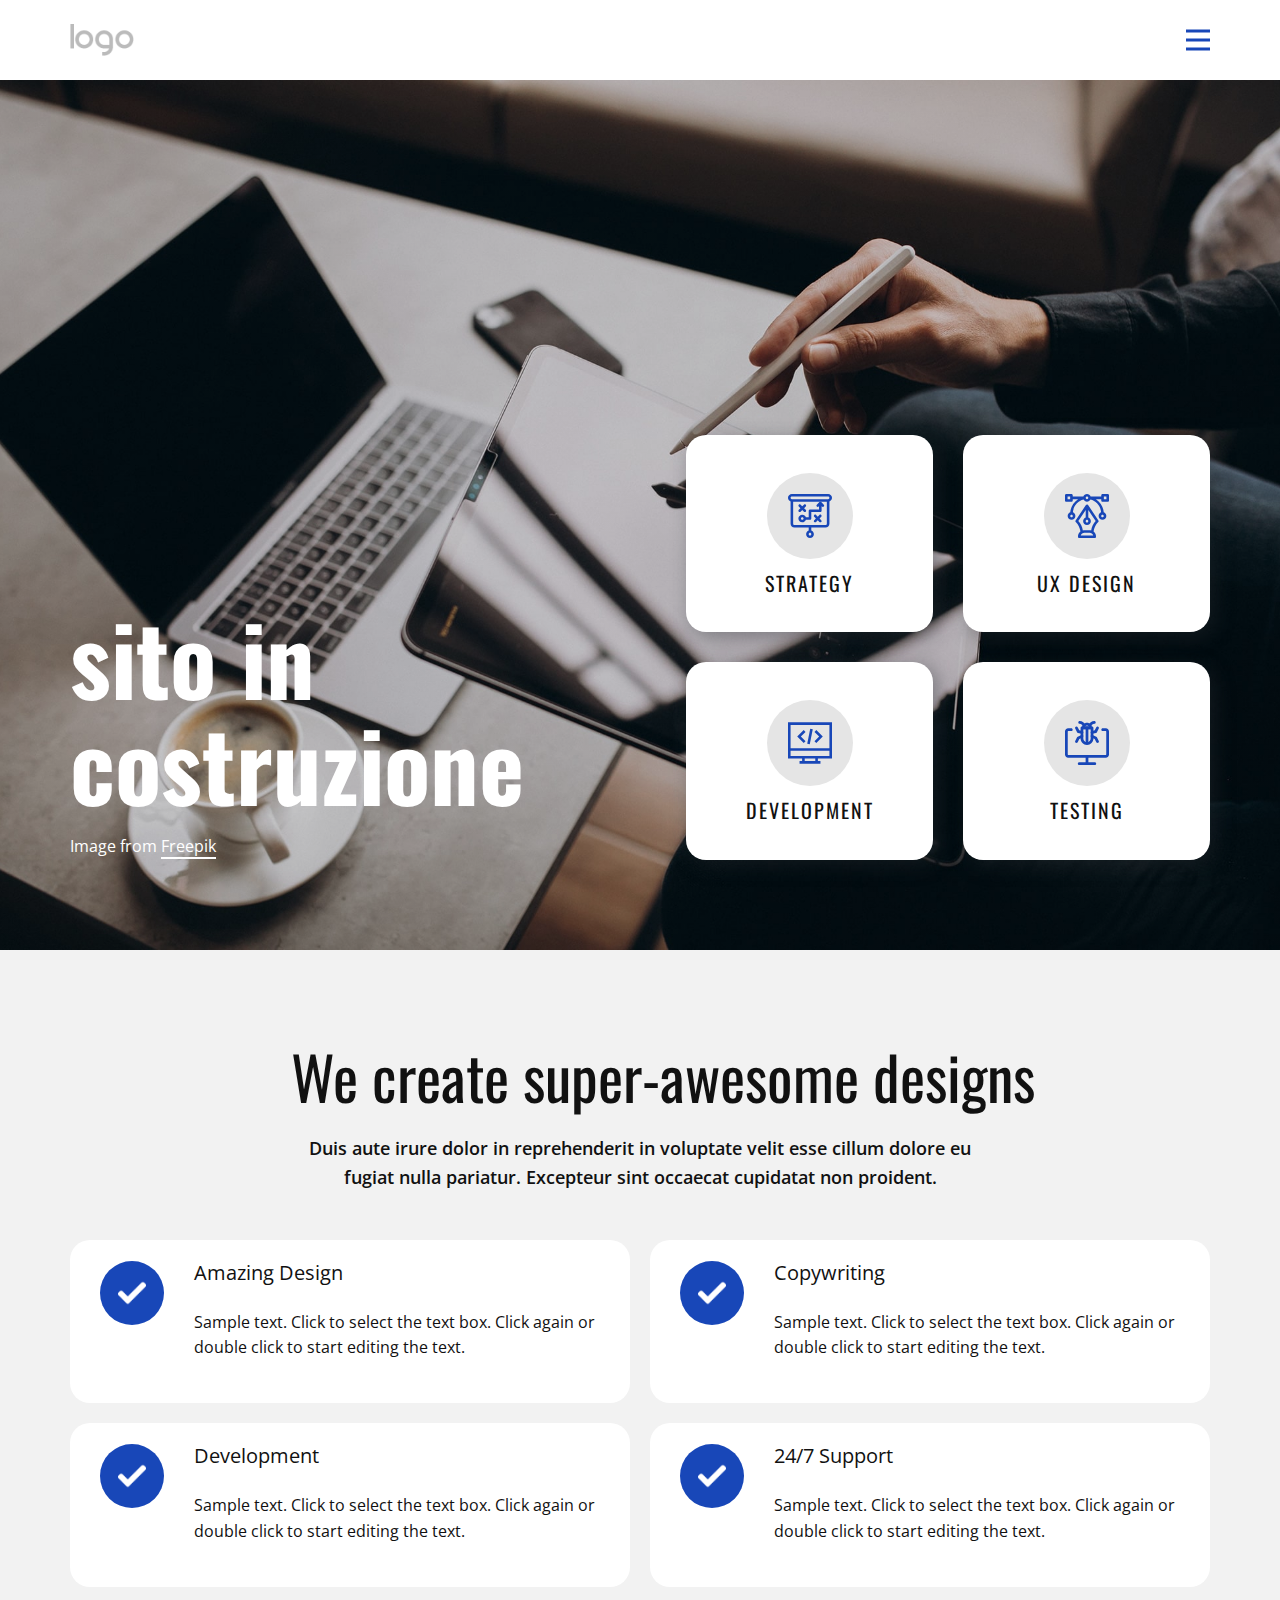
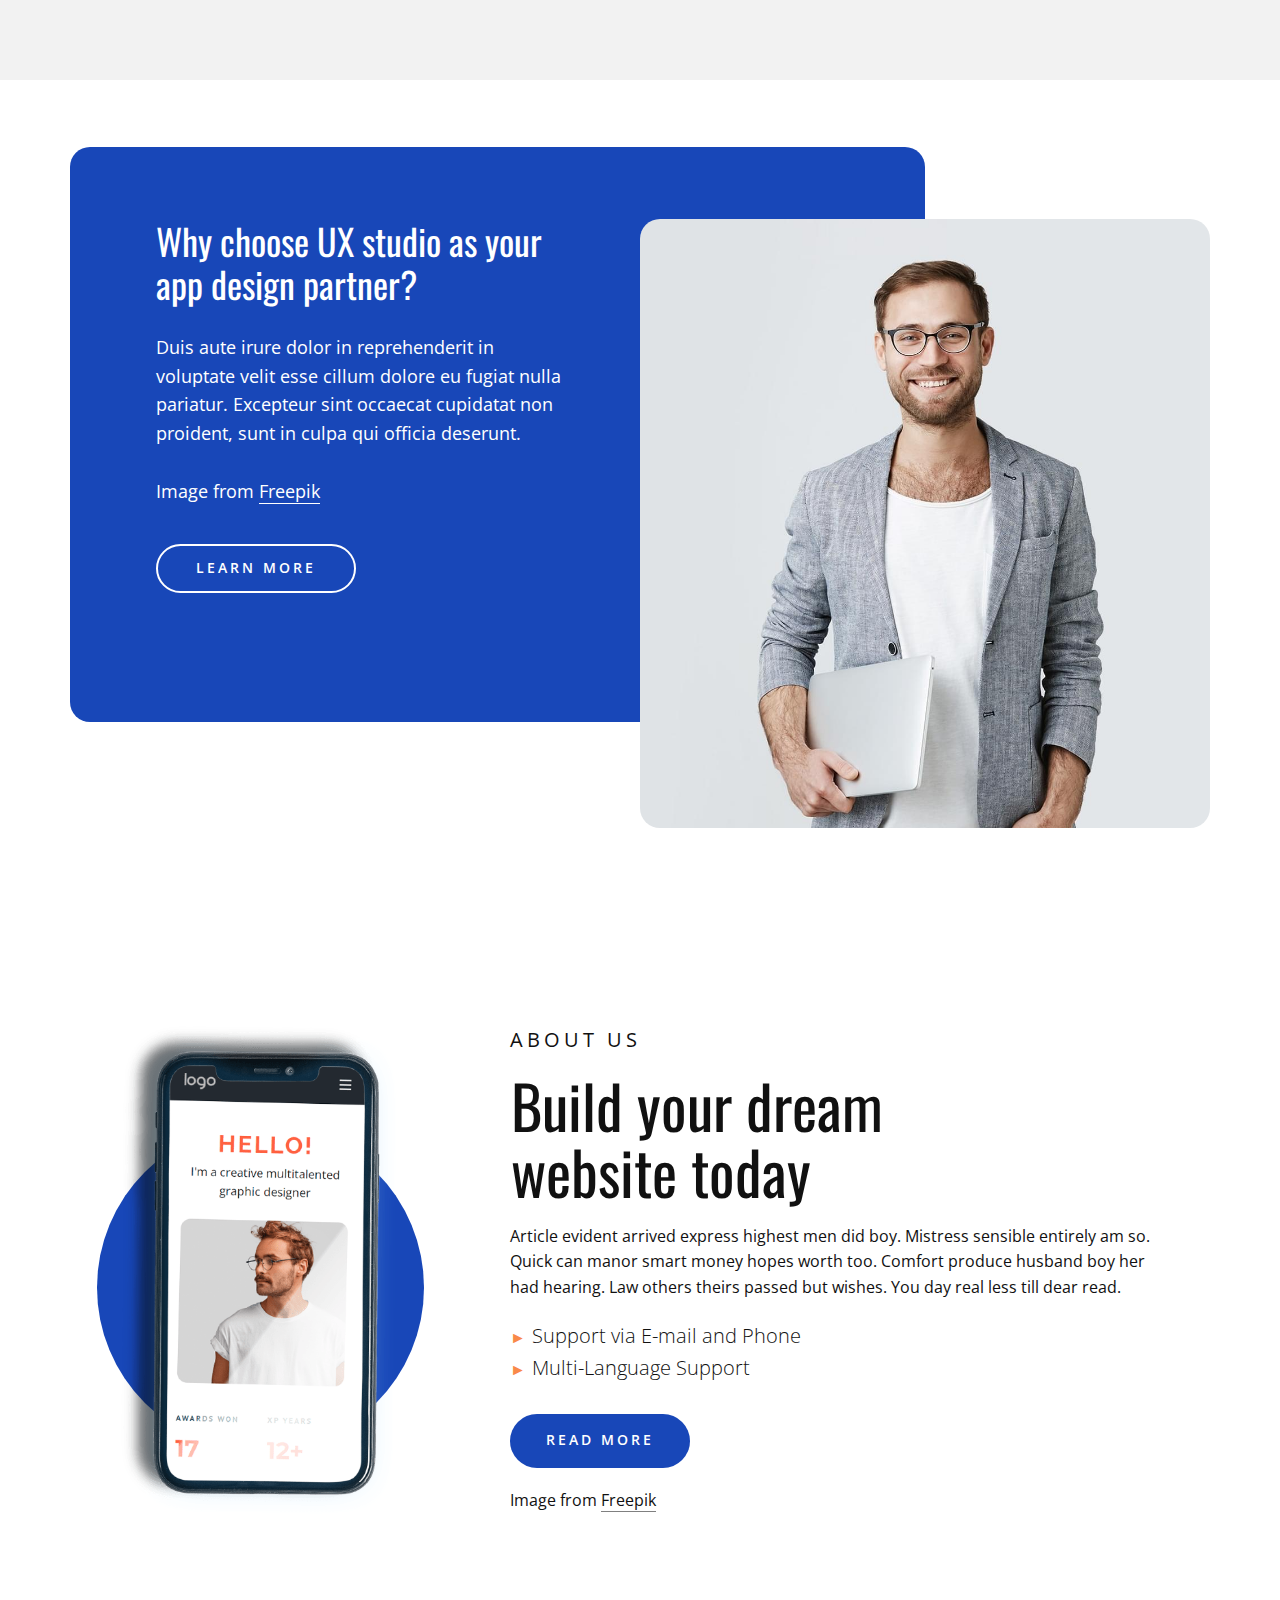
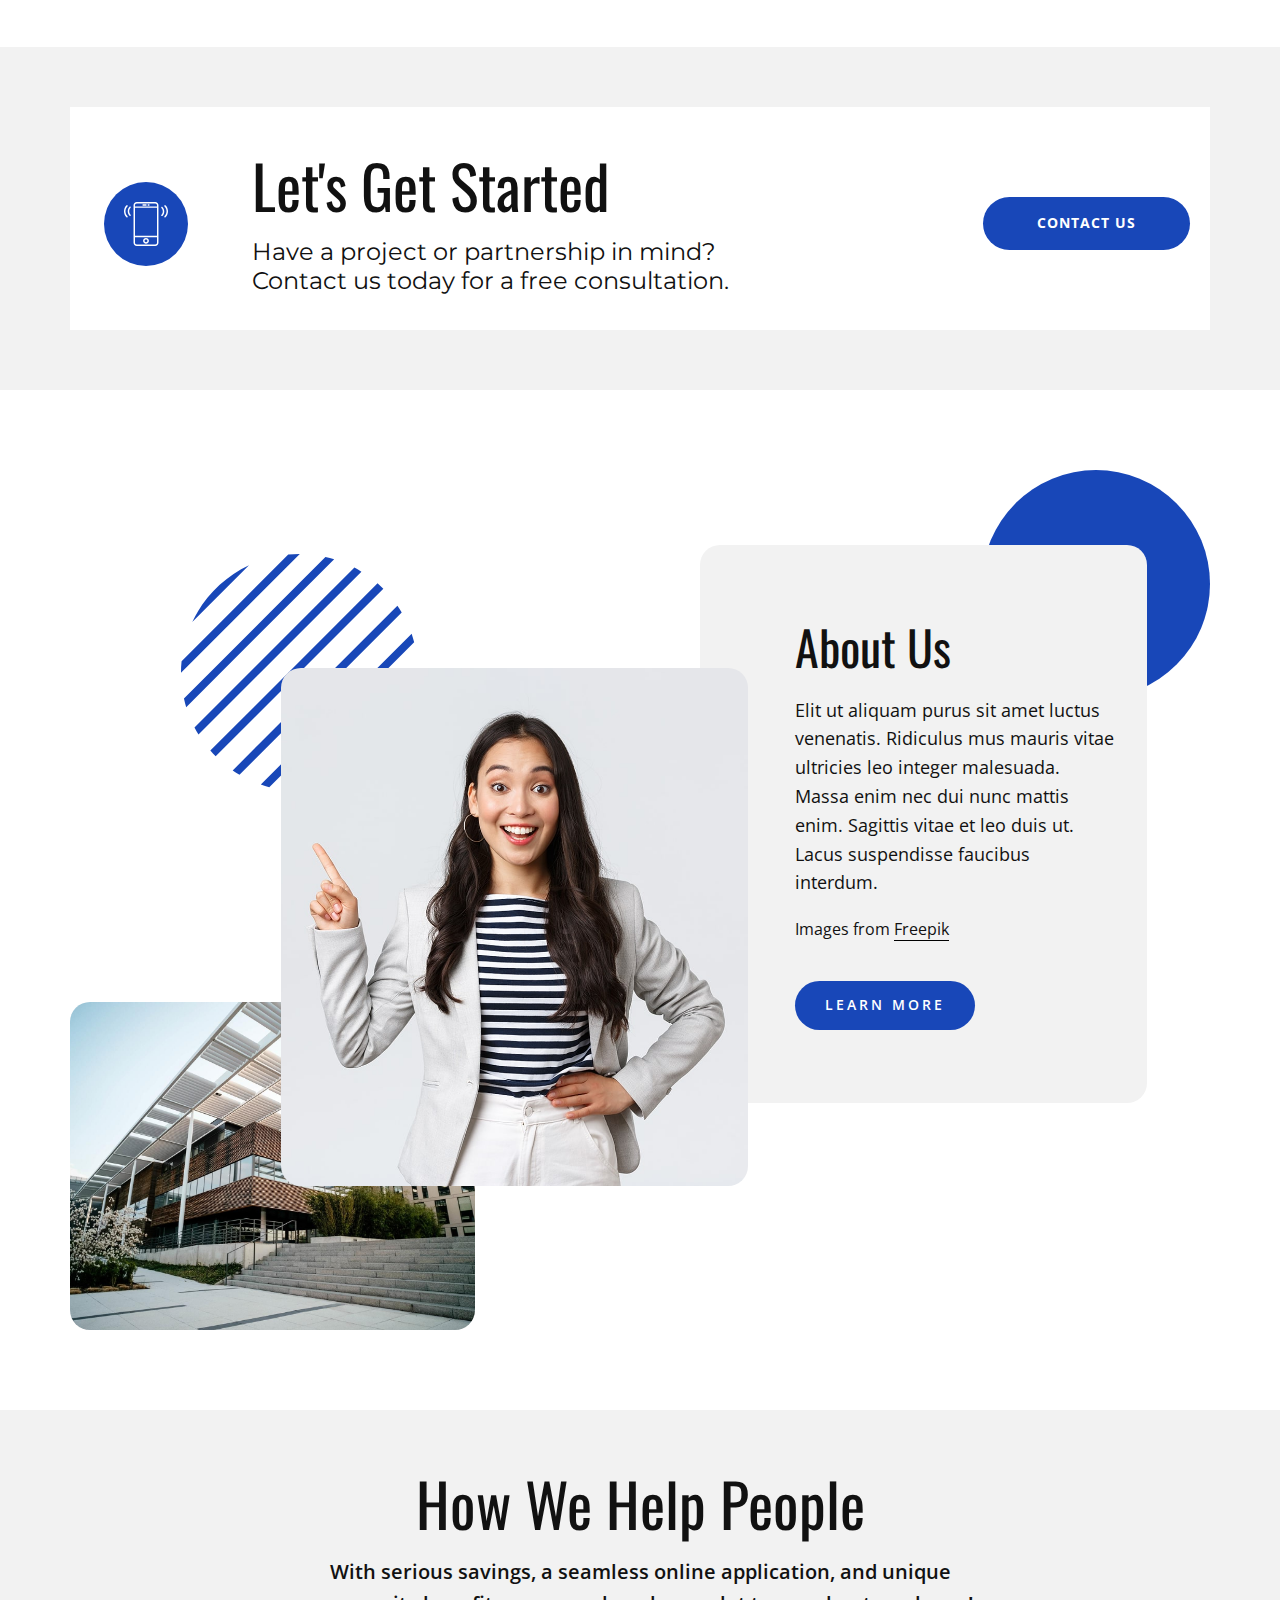
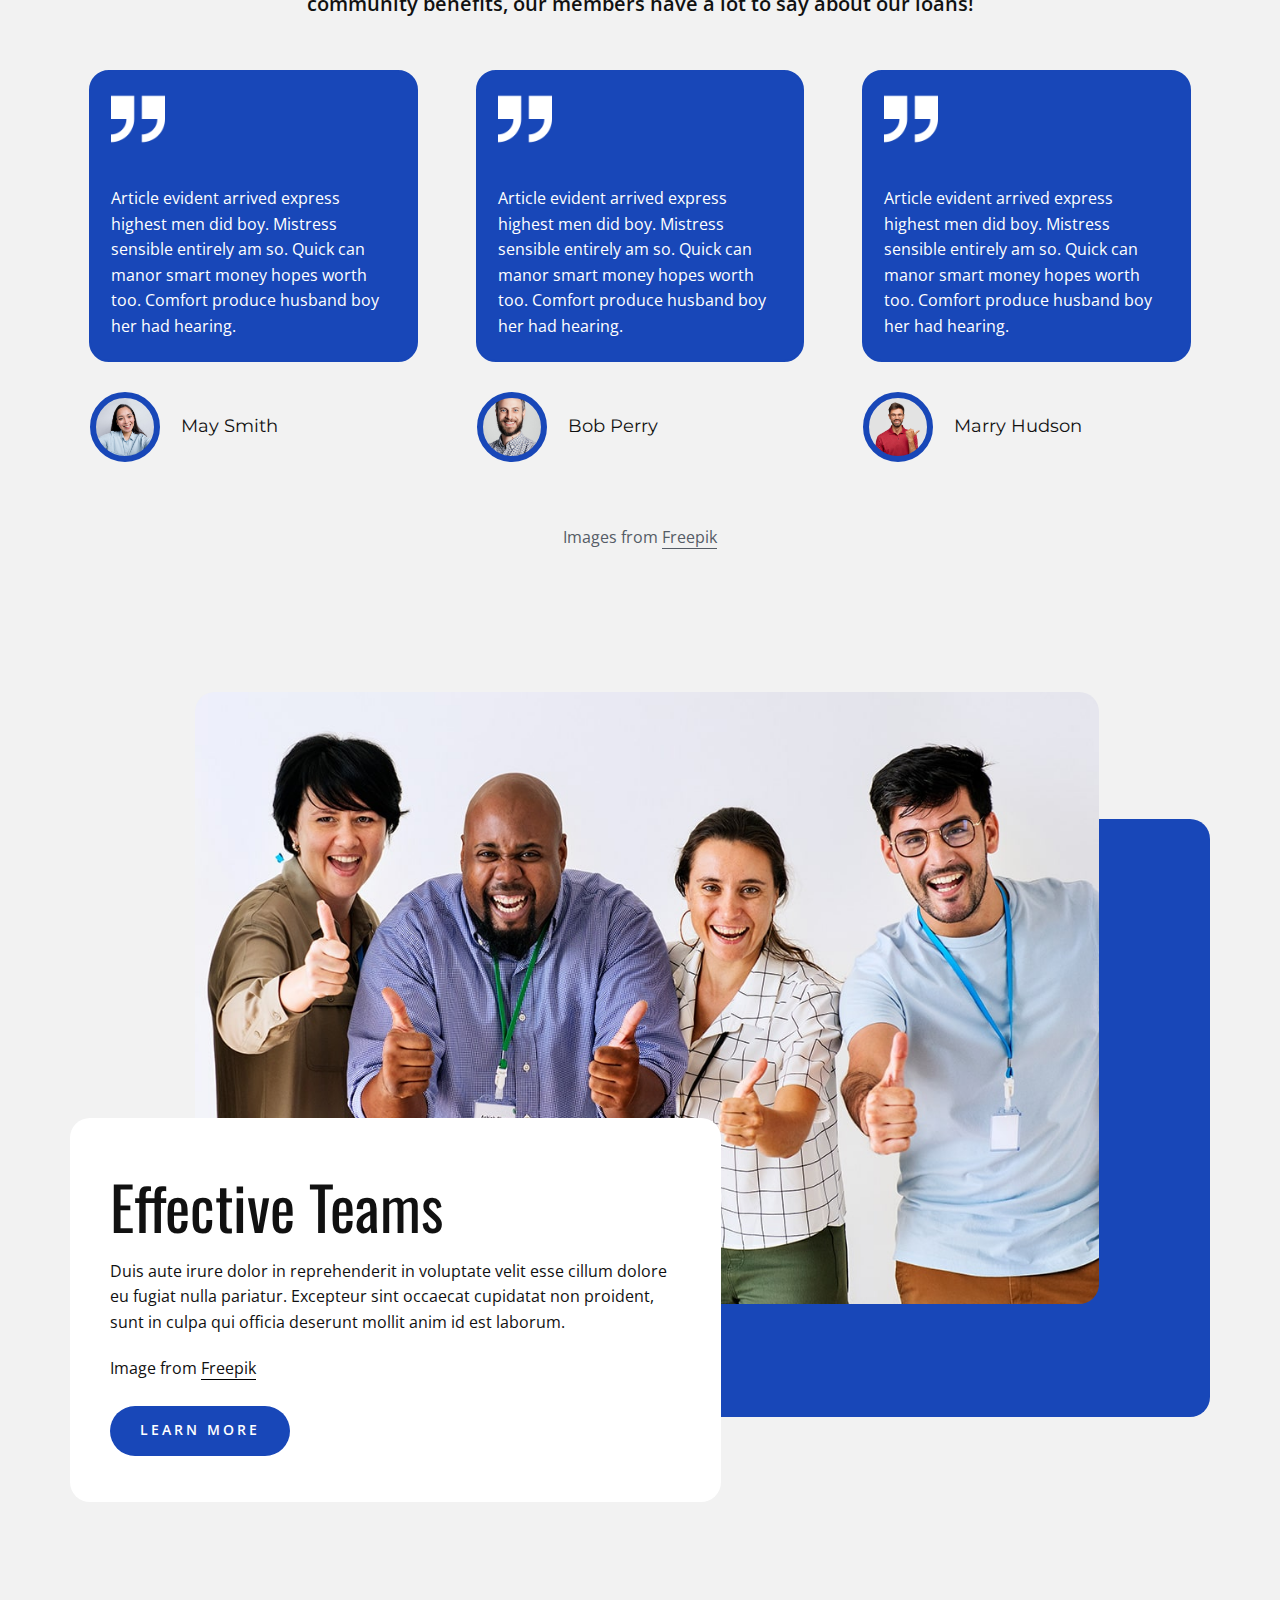
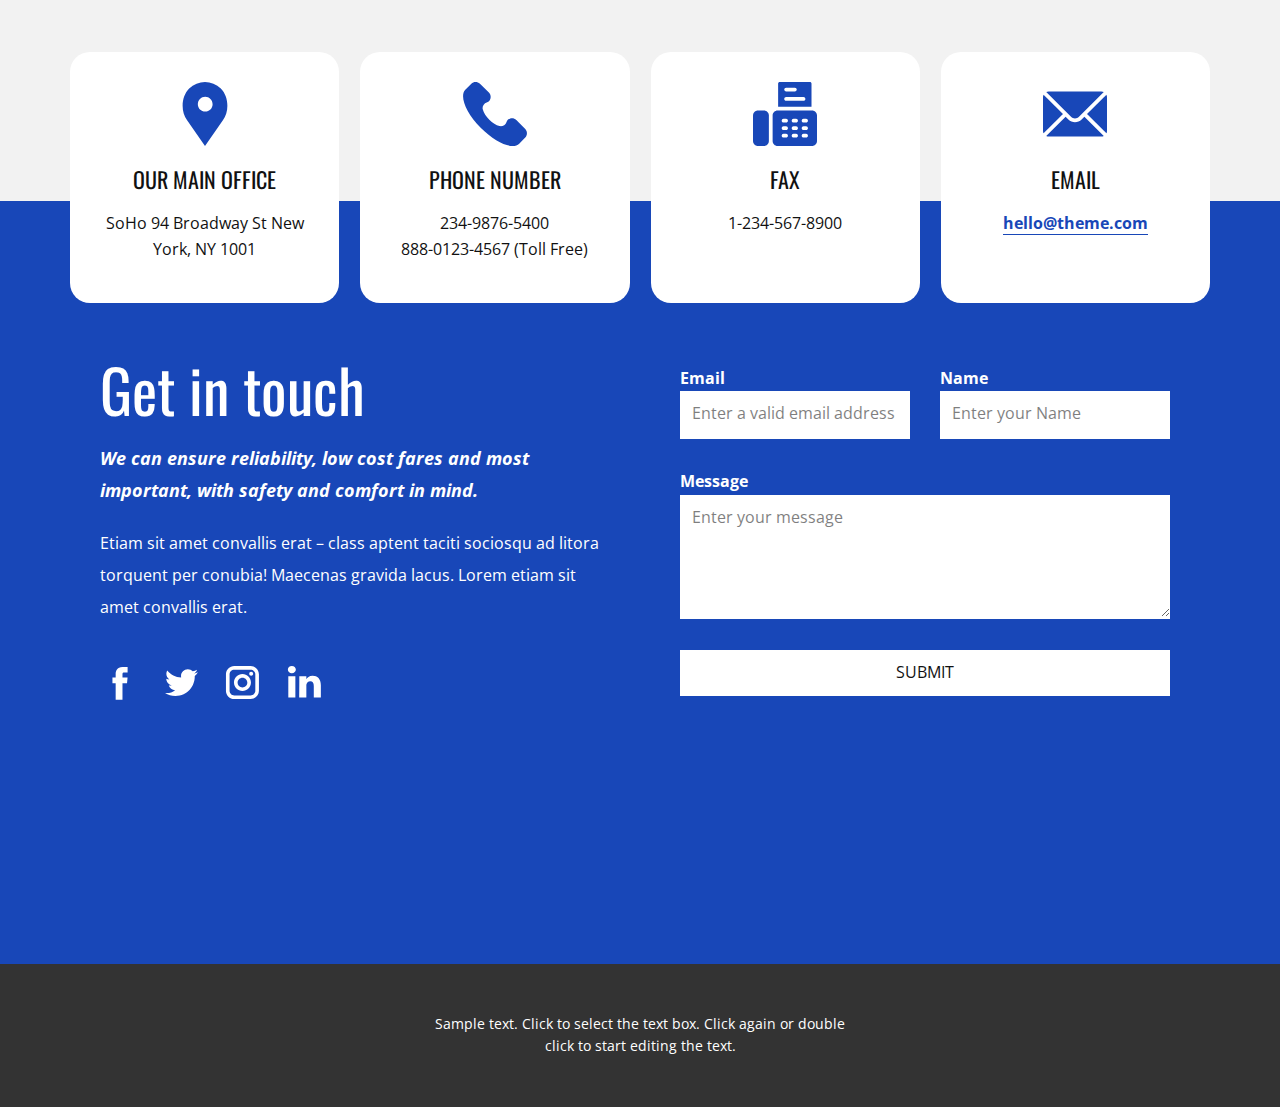
<file: index.html>
<!DOCTYPE html>
<html style="font-size: 16px;" lang="it"><head>
    <meta name="viewport" content="width=device-width, initial-scale=1.0">
    <meta charset="utf-8">
    <meta name="keywords" content="Mobile App Development, ​We create super-awesome designs, ​Build your dream website today, ​Let&amp;apos;s Get Started, ​How We Help People, Effective Teams, Get in touch">
    <meta name="description" content="">
    <title>Home</title>
    <link rel="stylesheet" href="nicepage.css" media="screen">
<link rel="stylesheet" href="Home.css" media="screen">
    <script class="u-script" type="text/javascript" src="jquery.js" defer=""></script>
    <script class="u-script" type="text/javascript" src="nicepage.js" defer=""></script>
    <meta name="generator" content="Nicepage 5.17.1, nicepage.com">
    <meta name="referrer" content="origin">
    <link id="u-theme-google-font" rel="stylesheet" href="https://fonts.googleapis.com/css?family=Oswald:200,300,400,500,600,700|Open+Sans:300,300i,400,400i,500,500i,600,600i,700,700i,800,800i">
    <link id="u-page-google-font" rel="stylesheet" href="https://fonts.googleapis.com/css?family=Oswald:200,300,400,500,600,700|Montserrat:100,100i,200,200i,300,300i,400,400i,500,500i,600,600i,700,700i,800,800i,900,900i">
    
    
    
    
    
    
    
    
    
    
    
    <script type="application/ld+json">{
		"@context": "http://schema.org",
		"@type": "Organization",
		"name": "",
		"logo": "images/default-logo.png"
}</script>
    <meta name="theme-color" content="#1847b8">
    <meta property="og:title" content="Home">
    <meta property="og:type" content="website">
  <meta data-intl-tel-input-cdn-path="intlTelInput/"></head>
  <body data-home-page="Home.html" data-home-page-title="Home" class="u-body u-xl-mode" data-lang="it"><header class="u-clearfix u-header u-header" id="sec-8ac9"><div class="u-clearfix u-sheet u-valign-middle u-sheet-1">
        <a href="https://nicepage.com" class="u-image u-logo u-image-1">
          <img src="images/default-logo.png" class="u-logo-image u-logo-image-1">
        </a>
        <nav class="u-menu u-menu-hamburger u-offcanvas u-menu-1" data-responsive-from="XL">
          <div class="menu-collapse" style="font-size: 1rem; letter-spacing: 0px; font-weight: 700; text-transform: uppercase;">
            <a class="u-button-style u-custom-border u-custom-border-color u-custom-borders u-custom-left-right-menu-spacing u-custom-padding-bottom u-custom-text-active-color u-custom-text-color u-custom-text-hover-color u-custom-top-bottom-menu-spacing u-nav-link u-text-active-palette-1-base u-text-hover-palette-2-base u-text-palette-1-base" href="#">
              <svg class="u-svg-link" viewBox="0 0 24 24"><use xmlns:xlink="http://www.w3.org/1999/xlink" xlink:href="#menu-hamburger"></use></svg>
              <svg class="u-svg-content" version="1.1" id="menu-hamburger" viewBox="0 0 16 16" x="0px" y="0px" xmlns:xlink="http://www.w3.org/1999/xlink" xmlns="http://www.w3.org/2000/svg"><g><rect y="1" width="16" height="2"></rect><rect y="7" width="16" height="2"></rect><rect y="13" width="16" height="2"></rect>
</g></svg>
            </a>
          </div>
          <div class="u-nav-container">
            <ul class="u-nav u-spacing-20 u-unstyled u-nav-1"><li class="u-nav-item"><a class="u-button-style u-nav-link u-text-active-palette-1-base u-text-grey-90 u-text-hover-palette-1-base" href="Home.html" style="padding: 10px;">Home</a>
</li><li class="u-nav-item"><a class="u-button-style u-nav-link u-text-active-palette-1-base u-text-grey-90 u-text-hover-palette-1-base" href="Informazioni-su.html" style="padding: 10px;">Informazioni su</a>
</li><li class="u-nav-item"><a class="u-button-style u-nav-link u-text-active-palette-1-base u-text-grey-90 u-text-hover-palette-1-base" href="Contatti.html" style="padding: 10px;">Contatti</a>
</li></ul>
          </div>
          <div class="u-nav-container-collapse">
            <div class="u-black u-container-style u-inner-container-layout u-opacity u-opacity-95 u-sidenav">
              <div class="u-inner-container-layout u-sidenav-overflow">
                <div class="u-menu-close"></div>
                <ul class="u-align-center u-nav u-popupmenu-items u-unstyled u-nav-2"><li class="u-nav-item"><a class="u-button-style u-nav-link" href="Home.html">Home</a>
</li><li class="u-nav-item"><a class="u-button-style u-nav-link" href="Informazioni-su.html">Informazioni su</a>
</li><li class="u-nav-item"><a class="u-button-style u-nav-link" href="Contatti.html">Contatti</a>
</li></ul>
              </div>
            </div>
            <div class="u-black u-menu-overlay u-opacity u-opacity-70"></div>
          </div>
        </nav>
      </div></header> 
    <section class="u-align-right u-clearfix u-image u-shading u-section-1" id="sec-2e45">
      <div class="u-clearfix u-sheet u-sheet-1">
        <h1 class="u-align-left u-custom-font u-font-oswald u-text u-text-body-alt-color u-text-1">sito in costruzione</h1>
        <p class="u-align-left u-text u-text-body-alt-color u-text-2">Image from <a href="https://www.freepik.com/photos/business" class="u-border-2 u-border-no-left u-border-no-right u-border-no-top u-border-white u-btn u-button-link u-button-style u-none u-text-body-alt-color u-btn-1">Freepik</a>
        </p>
        <div class="u-list u-list-1">
          <div class="u-repeater u-repeater-1">
            <div class="u-align-center u-container-style u-list-item u-radius-20 u-repeater-item u-shape-round u-video-cover u-white u-list-item-1">
              <div class="u-container-layout u-similar-container u-valign-middle u-container-layout-1"><span class="u-grey-10 u-icon u-icon-circle u-text-palette-1-base u-icon-1"><svg class="u-svg-link" preserveAspectRatio="xMidYMin slice" viewBox="0 0 512 512" style=""><use xmlns:xlink="http://www.w3.org/1999/xlink" xlink:href="#svg-d293"></use></svg><svg class="u-svg-content" viewBox="0 0 512 512" x="0px" y="0px" id="svg-d293" style="enable-background:new 0 0 512 512;"><g><g><path d="M386.607,304.394L367.213,285l19.393-19.393c5.859-5.858,5.859-15.356,0-21.214c-5.857-5.858-15.355-5.858-21.213,0    L346,263.787l-19.394-19.394c-5.857-5.858-15.355-5.858-21.213,0c-5.858,5.858-5.858,15.355,0,21.213L324.787,285l-19.393,19.393    c-5.858,5.858-5.858,15.355,0,21.213c5.857,5.857,15.355,5.858,21.213,0L346,306.213l19.394,19.394    c5.857,5.857,15.355,5.858,21.213,0C392.465,319.749,392.465,310.252,386.607,304.394z"></path>
</g>
</g><g><g><path d="M206.607,184.394L187.213,165l19.393-19.393c5.858-5.858,5.858-15.355,0-21.213c-5.857-5.858-15.355-5.858-21.213,0    L166,143.787l-19.394-19.394c-5.857-5.858-15.355-5.858-21.213,0c-5.858,5.858-5.858,15.355,0,21.213L144.787,165l-19.393,19.393    c-5.859,5.858-5.859,15.356,0,21.214c5.857,5.857,15.355,5.858,21.213,0L166,186.213l19.394,19.394    c5.857,5.857,15.355,5.858,21.213,0C212.465,199.749,212.465,190.252,206.607,184.394z"></path>
</g>
</g><g><g><path d="M416.606,124.394l-30-30c-0.029-0.029-0.06-0.052-0.089-0.081c-5.916-5.822-15.373-5.668-21.124,0.081l-30,30    c-5.858,5.858-5.858,15.355,0,21.213c5.857,5.858,15.355,5.858,21.213,0l4.394-4.394V180H256c-8.284,0-15,6.716-15,15v75h-32.58    c-6.192-17.459-22.865-30-42.42-30c-24.813,0-45,20.187-45,45s20.187,45,45,45c19.555,0,36.228-12.541,42.42-30H256    c8.284,0,15-6.716,15-15v-75h105c8.284,0,15-6.716,15-15v-53.787l4.394,4.394C398.322,148.535,402.161,150,406,150    s7.678-1.465,10.606-4.393C422.464,139.749,422.464,130.252,416.606,124.394z M166,300c-8.271,0-15-6.729-15-15s6.729-15,15-15    s15,6.729,15,15S174.271,300,166,300z"></path>
</g>
</g><g><g><path d="M467,0H45C20.187,0,0,20.187,0,45c0,19.555,12.541,36.228,30,42.42V345c0,24.813,20.187,45,45,45h166v34.58    c-17.459,6.192-30,22.865-30,42.42c0,24.813,20.187,45,45,45s45-20.187,45-45c0-19.555-12.541-36.228-30-42.42V390h166    c24.813,0,45-20.187,45-45V87.42c17.459-6.192,30-22.865,30-42.42C512,20.187,491.813,0,467,0z M256,482c-8.271,0-15-6.729-15-15    s6.729-15,15-15s15,6.729,15,15S264.271,482,256,482z M452,345c0,8.271-6.729,15-15,15H75c-8.271,0-15-6.729-15-15V90h392V345z     M467,60H45c-8.271,0-15-6.729-15-15s6.729-15,15-15h422c8.271,0,15,6.729,15,15S475.271,60,467,60z"></path>
</g>
</g></svg></span>
                <h4 class="u-text u-text-3">strategy</h4>
              </div>
            </div>
            <div class="u-align-center u-container-style u-list-item u-radius-20 u-repeater-item u-shape-round u-video-cover u-white u-list-item-2">
              <div class="u-container-layout u-similar-container u-valign-middle u-container-layout-2"><span class="u-grey-10 u-icon u-icon-circle u-text-palette-1-base u-icon-2"><svg class="u-svg-link" preserveAspectRatio="xMidYMin slice" viewBox="0 0 512 512" style=""><use xmlns:xlink="http://www.w3.org/1999/xlink" xlink:href="#svg-ddc0"></use></svg><svg class="u-svg-content" viewBox="0 0 512 512" x="0px" y="0px" id="svg-ddc0" style="enable-background:new 0 0 512 512;"><g><g><path d="M497,0h-60c-8.284,0-15,6.716-15,15v15H298.42C292.228,12.542,275.555,0,256,0s-36.228,12.542-42.42,30H90V15    c0-8.284-6.716-15-15-15H15C6.716,0,0,6.716,0,15v60c0,8.284,6.716,15,15,15h60c8.284,0,15-6.716,15-15V59.8h62.377    c-54.116,34.274-87.012,92.175-90.969,153.642C43.738,219.518,31,236.294,31,256c0,24.813,20.187,45,45,45s45-20.187,45-45    c0-19.38-12.315-35.938-29.53-42.26c5.326-70.647,56.198-131.494,124.226-148.758C223.07,79.794,238.361,90,256,90    c17.639,0,32.93-10.206,40.304-25.017c68.029,17.264,118.9,78.111,124.226,148.758C403.315,220.062,391,236.62,391,256    c0,24.813,20.187,45,45,45s45-20.187,45-45c0-19.706-12.738-36.482-30.408-42.558C446.627,151.852,413.633,94.207,359.623,60H422    v15c0,8.284,6.716,15,15,15h60c8.284,0,15-6.716,15-15V15C512,6.716,505.284,0,497,0z M60,60H30V30h30V60z M76,271    c-8.271,0-15-6.729-15-15s6.729-15,15-15s15,6.729,15,15S84.271,271,76,271z M256,60c-8.271,0-15-6.729-15-15s6.729-15,15-15    s15,6.729,15,15S264.271,60,256,60z M436,241c8.271,0,15,6.729,15,15s-6.729,15-15,15s-15-6.729-15-15S427.729,241,436,241z     M482,60h-30V30h30V60z"></path>
</g>
</g><g><g><path d="M388.48,307.679l-120-179.999c-0.004-0.006-0.009-0.012-0.013-0.019c-0.043-0.064-0.09-0.125-0.134-0.188    c-0.206-0.299-0.423-0.587-0.649-0.868c-6.321-7.854-18.357-7.324-24.017,0.868c-0.044,0.063-0.091,0.124-0.134,0.188    c-0.004,0.007-0.009,0.012-0.013,0.019l-120,180c-3.967,5.949-3.182,13.871,1.874,18.927    c29.927,29.927,48.975,69.047,54.164,110.901c-2.329,1.883-4.578,3.899-6.71,6.081C158.759,458.001,151,476.97,151,497    c0,8.284,6.716,15,15,15h180c8.284,0,15-6.716,15-15c0-20.03-7.759-38.999-21.847-53.412c-2.133-2.182-4.381-4.198-6.711-6.081    c5.188-41.856,24.236-80.976,54.163-110.9C391.662,321.551,392.447,313.628,388.48,307.679z M256,301c8.271,0,15,6.729,15,15    s-6.729,15-15,15s-15-6.729-15-15S247.729,301,256,301z M183.558,482c6.241-17.833,23.159-31,42.442-31h60    c19.283,0,36.201,13.167,42.442,31H183.558z M304.245,423.283C298.345,421.777,292.229,421,286,421h-60    c-6.229,0-12.345,0.777-18.245,2.284c-7.02-40.429-25.251-78.221-52.65-108.899L241,185.542v88.039    c-17.459,6.192-30,22.865-30,42.42c0,24.813,20.187,45,45,45s45-20.187,45-45c0-19.555-12.541-36.228-30-42.42v-88.039    l85.896,128.843C329.496,345.06,311.264,382.853,304.245,423.283z"></path>
</g>
</g></svg></span>
                <h4 class="u-text u-text-4">ux Design</h4>
              </div>
            </div>
            <div class="u-align-center u-container-style u-list-item u-radius-20 u-repeater-item u-shape-round u-video-cover u-white u-list-item-3">
              <div class="u-container-layout u-similar-container u-valign-middle u-container-layout-3"><span class="u-grey-10 u-icon u-icon-circle u-text-palette-1-base u-icon-3"><svg class="u-svg-link" preserveAspectRatio="xMidYMin slice" viewBox="0 0 512 512" style=""><use xmlns:xlink="http://www.w3.org/1999/xlink" xlink:href="#svg-ce99"></use></svg><svg class="u-svg-content" viewBox="0 0 512 512" x="0px" y="0px" id="svg-ce99" style="enable-background:new 0 0 512 512;"><g><g><path d="M0,15.845v420.259h164.332v30.049h-30.036v30.001h243.407v-30.001h-30.036v-30.049H512V15.845H0z M317.665,466.153    H194.334v-30.049h123.332V466.153z M481.999,406.103H30.001v-60.075h451.997V406.103z M481.999,316.027H30.001V45.847h451.997    V316.027z"></path>
</g>
</g><g><g><polygon points="203.943,126.712 182.729,105.498 107.29,180.937 182.729,256.375 203.943,235.161 149.718,180.937   "></polygon>
</g>
</g><g><g><polygon points="329.271,105.498 308.057,126.712 362.282,180.937 308.057,235.161 329.271,256.375 404.709,180.937   "></polygon>
</g>
</g><g><g><rect x="166.742" y="165.947" transform="matrix(0.1951 -0.9808 0.9808 0.1951 28.5815 396.7237)" width="178.511" height="30.002"></rect>
</g>
</g></svg></span>
                <h4 class="u-text u-text-5">development</h4>
              </div>
            </div>
            <div class="u-align-center u-container-style u-list-item u-radius-20 u-repeater-item u-shape-round u-video-cover u-white u-list-item-4">
              <div class="u-container-layout u-similar-container u-valign-middle u-container-layout-4"><span class="u-grey-10 u-icon u-icon-circle u-text-palette-1-base u-icon-4"><svg class="u-svg-link" preserveAspectRatio="xMidYMin slice" viewBox="0 0 24 24" style=""><use xmlns:xlink="http://www.w3.org/1999/xlink" xlink:href="#svg-4417"></use></svg><svg class="u-svg-content" viewBox="0 0 24 24" id="svg-4417"><path d="m22.25 20h-20.5c-.965 0-1.75-.785-1.75-1.75v-12.5c0-.965.785-1.75 1.75-1.75h1.68c.414 0 .75.336.75.75s-.336.75-.75.75h-1.68c-.136 0-.25.114-.25.25v12.5c0 .136.114.25.25.25h20.5c.136 0 .25-.114.25-.25v-12.5c0-.136-.114-.25-.25-.25h-1.68c-.414 0-.75-.336-.75-.75s.336-.75.75-.75h1.68c.965 0 1.75.785 1.75 1.75v12.5c0 .965-.785 1.75-1.75 1.75z"></path><path d="m16.25 24h-8.5c-.414 0-.75-.336-.75-.75s.336-.75.75-.75h8.5c.414 0 .75.336.75.75s-.336.75-.75.75z"></path><path d="m12 24c-.414 0-.75-.336-.75-.75v-4c0-.414.336-.75.75-.75s.75.336.75.75v4c0 .414-.336.75-.75.75z"></path><path d="m14 4.5h-4c-.414 0-.75-.336-.75-.75 0-1.517 1.233-2.75 2.75-2.75s2.75 1.233 2.75 2.75c0 .414-.336.75-.75.75zm-3-1.5h2c-.229-.304-.591-.5-1-.5s-.771.196-1 .5z"></path><path d="m13.601 3.3c-.069 0-.139-.01-.208-.029-.398-.115-.628-.53-.513-.929.397-1.379 1.68-2.342 3.12-2.342.414 0 .75.336.75.75s-.336.75-.75.75c-.775 0-1.466.518-1.679 1.258-.095.328-.395.542-.72.542z"></path><path d="m10.399 3.3c-.326 0-.625-.214-.72-.542-.213-.74-.904-1.258-1.679-1.258-.414 0-.75-.336-.75-.75s.336-.75.75-.75c1.44 0 2.723.963 3.121 2.342.115.398-.115.813-.513.929-.07.019-.14.029-.209.029z"></path><path d="m14.75 7c-.336 0-.642-.228-.727-.568-.101-.401.144-.809.545-.909l1.666-.416.846-1.691c.186-.371.636-.521 1.006-.336.371.186.521.636.335 1.006l-1 2c-.098.196-.276.34-.489.393l-2 .5c-.061.014-.122.021-.182.021z"></path><path d="m17.75 12c-.275 0-.54-.151-.671-.415l-.886-1.771-1.771-.858c-.373-.181-.528-.629-.348-1.002s.629-.527 1.002-.348l2 .97c.149.072.27.191.344.34l1 2c.185.37.035.82-.335 1.006-.107.053-.222.078-.335.078z"></path><path d="m9.25 7c-.06 0-.121-.007-.182-.022l-2-.5c-.213-.053-.391-.197-.489-.393l-1-2c-.185-.37-.035-.82.335-1.006.372-.185.821-.035 1.006.336l.846 1.691 1.666.416c.402.101.646.508.545.909-.084.341-.391.569-.727.569z"></path><path d="m6.25 12c-.113 0-.227-.025-.335-.079-.371-.186-.521-.636-.335-1.006l1-2c.074-.148.195-.268.344-.34l2-.97c.372-.178.821-.025 1.001.348.181.373.025.821-.348 1.002l-1.77.858-.886 1.771c-.131.265-.397.416-.671.416z"></path><path d="m12 13c-1.93 0-3.5-1.57-3.5-3.5v-5.75c0-.414.336-.75.75-.75h5.5c.414 0 .75.336.75.75v5.75c0 1.93-1.57 3.5-3.5 3.5zm-2-8.5v5c0 1.103.897 2 2 2s2-.897 2-2v-5z"></path><path d="m12 13c-.414 0-.75-.336-.75-.75v-8.5c0-.414.336-.75.75-.75s.75.336.75.75v8.5c0 .414-.336.75-.75.75z"></path></svg></span>
                <h4 class="u-text u-text-6">testing</h4>
              </div>
            </div>
          </div>
        </div>
      </div>
    </section>
    <section class="u-align-center-lg u-align-center-md u-align-center-xl u-align-left-sm u-align-left-xs u-clearfix u-grey-5 u-section-2" id="carousel_e8ef">
      <div class="u-clearfix u-sheet u-valign-middle u-sheet-1">
        <h2 class="u-text u-text-1"> We create super-awesome designs</h2>
        <p class="u-text u-text-2"> Duis aute irure dolor in reprehenderit in voluptate velit esse cillum dolore eu fugiat nulla pariatur. Excepteur sint occaecat cupidatat non proident. </p>
        <div class="u-expanded-width u-list u-list-1">
          <div class="u-repeater u-repeater-1">
            <div class="u-align-left u-container-style u-list-item u-radius-20 u-repeater-item u-shape-round u-white u-list-item-1">
              <div class="u-container-layout u-similar-container u-container-layout-1"><span class="u-file-icon u-icon u-icon-circle u-palette-1-base u-text-white u-icon-1"><img src="images/1828743-b773816f.png" alt=""></span>
                <h5 class="u-custom-font u-text u-text-font u-text-3">Amazing Design</h5>
                <p class="u-text u-text-4">Sample text. Click to select the text box. Click again or double click to start editing the text.</p>
              </div>
            </div>
            <div class="u-align-left u-container-style u-list-item u-radius-20 u-repeater-item u-shape-round u-white u-list-item-2">
              <div class="u-container-layout u-similar-container u-container-layout-2"><span class="u-file-icon u-icon u-icon-circle u-palette-1-base u-text-white u-icon-2"><img src="images/1828743-b773816f.png" alt=""></span>
                <h5 class="u-custom-font u-text u-text-font u-text-5">Copywriting</h5>
                <p class="u-text u-text-6">Sample text. Click to select the text box. Click again or double click to start editing the text.</p>
              </div>
            </div>
            <div class="u-align-left u-container-style u-list-item u-radius-20 u-repeater-item u-shape-round u-white u-list-item-3">
              <div class="u-container-layout u-similar-container u-container-layout-3"><span class="u-file-icon u-icon u-icon-circle u-palette-1-base u-text-white u-icon-3"><img src="images/1828743-b773816f.png" alt=""></span>
                <h5 class="u-custom-font u-text u-text-font u-text-7">Development</h5>
                <p class="u-text u-text-8">Sample text. Click to select the text box. Click again or double click to start editing the text.</p>
              </div>
            </div>
            <div class="u-align-left u-container-style u-list-item u-radius-20 u-repeater-item u-shape-round u-white u-list-item-4">
              <div class="u-container-layout u-similar-container u-container-layout-4"><span class="u-file-icon u-icon u-icon-circle u-palette-1-base u-text-white u-icon-4"><img src="images/1828743-b773816f.png" alt=""></span>
                <h5 class="u-custom-font u-text u-text-font u-text-9">24/7 Support</h5>
                <p class="u-text u-text-10">Sample text. Click to select the text box. Click again or double click to start editing the text.</p>
              </div>
            </div>
          </div>
        </div>
      </div>
    </section>
    <section class="u-clearfix u-section-3" id="carousel_e34a">
      <div class="u-clearfix u-sheet u-valign-middle-md u-valign-middle-sm u-valign-middle-xl u-valign-middle-xs u-sheet-1">
        <div class="u-expanded-width-md u-expanded-width-sm u-expanded-width-xs u-palette-1-base u-radius-20 u-shape u-shape-round u-shape-1"></div>
        <img class="u-image u-image-round u-radius-20 u-image-1" src="images/vvv.jpg" data-image-width="1139" data-image-height="1080">
        <div class="u-container-style u-group u-group-1">
          <div class="u-container-layout u-valign-top u-container-layout-1">
            <h3 class="u-text u-text-body-alt-color u-text-default u-text-1"> Why choose UX studio as your app design partner?&nbsp;<br>
            </h3>
            <p class="u-text u-text-body-alt-color u-text-2">Duis aute irure dolor in reprehenderit in voluptate velit esse cillum dolore eu fugiat nulla pariatur. Excepteur sint occaecat cupidatat non proident, sunt in culpa qui officia deserunt.<br>
              <br>Image from <a href="https://www.freepik.com/photos/woman" class="u-border-1 u-border-no-left u-border-no-right u-border-no-top u-border-white u-btn u-button-link u-button-style u-none u-text-body-alt-color u-btn-1">Freepik</a>
            </p>
            <a href="https://nicepage.com/landing-page" class="u-active-white u-border-2 u-border-white u-btn u-btn-round u-button-style u-hover-white u-none u-radius-50 u-btn-2">learn more</a>
          </div>
        </div>
      </div>
    </section>
    <section class="u-clearfix u-section-4" id="carousel_fd61">
      <div class="u-clearfix u-sheet u-valign-middle u-sheet-1">
        <div class="u-clearfix u-expanded-width u-layout-wrap u-layout-wrap-1">
          <div class="u-layout">
            <div class="u-layout-row">
              <div class="u-align-center u-container-style u-layout-cell u-size-20-lg u-size-20-xl u-size-28-md u-size-28-sm u-size-28-xs u-layout-cell-1">
                <div class="u-container-layout u-valign-middle-lg u-valign-middle-md u-valign-middle-sm u-valign-middle-xl u-container-layout-1">
                  <div class="u-expanded-width-xs u-palette-1-base u-preserve-proportions u-shape u-shape-circle u-shape-1">
                    <div class="u-preserve-proportions-child" style="padding-top: 100%;"></div>
                  </div>
                  <img class="u-image u-image-contain u-image-round u-radius-30 u-image-1" src="images/phone-2-min.png" alt="" data-image-width="406" data-image-height="718">
                </div>
              </div>
              <div class="u-align-left u-container-style u-layout-cell u-size-32-md u-size-32-sm u-size-32-xs u-size-40-lg u-size-40-xl u-layout-cell-2">
                <div class="u-container-layout u-valign-middle u-container-layout-2">
                  <h5 class="u-custom-font u-text u-text-font u-text-1">about us</h5>
                  <h2 class="u-text u-text-2"> Build your dream website today</h2>
                  <p class="u-text u-text-3"> Article evident arrived express highest men did boy. Mistress sensible entirely am so. Quick can manor smart money hopes worth too. Comfort produce husband boy her had hearing. Law others theirs passed but wishes. You day real less till dear read. </p>
                  <ul class="u-custom-list u-text u-text-default u-text-4">
                    <li>
                      <div class="u-list-icon u-text-palette-2-base">
                        <div xmlns="http://www.w3.org/2000/svg" xmlns:xlink="http://www.w3.org/1999/xlink" version="1.1" xml:space="preserve" class="u-svg-content">►</div>
                      </div> Support via E-mail and Phone
                    </li>
                    <li>
                      <div class="u-list-icon u-text-palette-2-base">
                        <div xmlns="http://www.w3.org/2000/svg" xmlns:xlink="http://www.w3.org/1999/xlink" version="1.1" xml:space="preserve" class="u-svg-content">►</div>
                      </div>Multi-Language Support
                    </li>
                  </ul>
                  <a href="https://nicepage.studio" class="u-active-black u-btn u-btn-round u-button-style u-hover-black u-palette-1-base u-radius-50 u-btn-1">read more</a>
                  <p class="u-text u-text-5">Image from <a href="https://www.freepik.com/psd/mockup" class="u-active-none u-border-1 u-border-active-grey-75 u-border-grey-50 u-border-hover-grey-75 u-border-no-left u-border-no-right u-border-no-top u-btn u-button-link u-button-style u-hover-none u-none u-text-body-color u-btn-2" target="_blank">Freepik</a>
                  </p>
                </div>
              </div>
            </div>
          </div>
        </div>
      </div>
    </section>
    <section class="u-clearfix u-grey-5 u-section-5" id="carousel_b522">
      <div class="u-clearfix u-sheet u-valign-middle u-sheet-1">
        <div class="u-clearfix u-expanded-width u-layout-wrap u-layout-wrap-1">
          <div class="u-layout">
            <div class="u-layout-row">
              <div class="u-align-center-sm u-align-center-xs u-align-left-md u-container-style u-layout-cell u-size-14-md u-size-14-sm u-size-14-xs u-size-8-lg u-size-8-xl u-white u-layout-cell-1">
                <div class="u-container-layout u-valign-middle u-container-layout-1"><span class="u-icon u-icon-circle u-palette-1-base u-text-white u-icon-1"><svg class="u-svg-link" preserveAspectRatio="xMidYMin slice" viewBox="0 0 60 60" style=""><use xmlns:xlink="http://www.w3.org/1999/xlink" xlink:href="#svg-97b5"></use></svg><svg class="u-svg-content" viewBox="0 0 60 60" x="0px" y="0px" id="svg-97b5" style="enable-background:new 0 0 60 60;"><g><path d="M42.595,0H17.405C14.977,0,13,1.977,13,4.405v51.189C13,58.023,14.977,60,17.405,60h25.189C45.023,60,47,58.023,47,55.595
		V4.405C47,1.977,45.023,0,42.595,0z M15,8h30v38H15V8z M17.405,2h25.189C43.921,2,45,3.079,45,4.405V6H15V4.405
		C15,3.079,16.079,2,17.405,2z M42.595,58H17.405C16.079,58,15,56.921,15,55.595V48h30v7.595C45,56.921,43.921,58,42.595,58z"></path><path d="M30,49c-2.206,0-4,1.794-4,4s1.794,4,4,4s4-1.794,4-4S32.206,49,30,49z M30,55c-1.103,0-2-0.897-2-2s0.897-2,2-2
		s2,0.897,2,2S31.103,55,30,55z"></path><path d="M26,5h4c0.553,0,1-0.447,1-1s-0.447-1-1-1h-4c-0.553,0-1,0.447-1,1S25.447,5,26,5z"></path><path d="M33,5h1c0.553,0,1-0.447,1-1s-0.447-1-1-1h-1c-0.553,0-1,0.447-1,1S32.447,5,33,5z"></path><path d="M56.612,4.569c-0.391-0.391-1.023-0.391-1.414,0s-0.391,1.023,0,1.414c3.736,3.736,3.736,9.815,0,13.552
		c-0.391,0.391-0.391,1.023,0,1.414c0.195,0.195,0.451,0.293,0.707,0.293s0.512-0.098,0.707-0.293
		C61.128,16.434,61.128,9.085,56.612,4.569z"></path><path d="M52.401,6.845c-0.391-0.391-1.023-0.391-1.414,0s-0.391,1.023,0,1.414c1.237,1.237,1.918,2.885,1.918,4.639
		s-0.681,3.401-1.918,4.638c-0.391,0.391-0.391,1.023,0,1.414c0.195,0.195,0.451,0.293,0.707,0.293s0.512-0.098,0.707-0.293
		c1.615-1.614,2.504-3.764,2.504-6.052S54.017,8.459,52.401,6.845z"></path><path d="M4.802,5.983c0.391-0.391,0.391-1.023,0-1.414s-1.023-0.391-1.414,0c-4.516,4.516-4.516,11.864,0,16.38
		c0.195,0.195,0.451,0.293,0.707,0.293s0.512-0.098,0.707-0.293c0.391-0.391,0.391-1.023,0-1.414
		C1.065,15.799,1.065,9.72,4.802,5.983z"></path><path d="M9.013,6.569c-0.391-0.391-1.023-0.391-1.414,0c-1.615,1.614-2.504,3.764-2.504,6.052s0.889,4.438,2.504,6.053
		c0.195,0.195,0.451,0.293,0.707,0.293s0.512-0.098,0.707-0.293c0.391-0.391,0.391-1.023,0-1.414
		c-1.237-1.237-1.918-2.885-1.918-4.639S7.775,9.22,9.013,7.983C9.403,7.593,9.403,6.96,9.013,6.569z"></path>
</g></svg></span>
                </div>
              </div>
              <div class="u-align-center-sm u-align-center-xs u-container-style u-layout-cell u-size-35-lg u-size-39-xl u-size-46-md u-size-46-sm u-size-46-xs u-white u-layout-cell-2">
                <div class="u-container-layout u-valign-middle u-container-layout-2">
                  <h2 class="u-text u-text-default u-text-1"> Let's Get Started</h2>
                  <h6 class="u-custom-font u-font-montserrat u-text u-text-2"> Have a project or partnership in mind?<br>Contact us today for a free consultation.
                  </h6>
                </div>
              </div>
              <div class="u-align-center-lg u-align-center-sm u-align-center-xl u-align-center-xs u-align-left-md u-container-style u-layout-cell u-size-13-xl u-size-17-lg u-size-60-md u-size-60-sm u-size-60-xs u-white u-layout-cell-3">
                <div class="u-container-layout u-valign-middle u-container-layout-3">
                  <a href="https://nicepage.review" class="u-btn u-btn-round u-button-style u-hover-palette-1-light-1 u-palette-1-base u-radius-50 u-btn-1">Contact Us</a>
                </div>
              </div>
            </div>
          </div>
        </div>
      </div>
    </section>
    <section class="u-align-center-lg u-align-center-md u-align-center-sm u-align-center-xs u-clearfix u-section-6" id="sec-9e59">
      <div class="u-clearfix u-sheet u-valign-middle u-sheet-1">
        <img class="u-image u-image-round u-radius-20 u-image-1" src="images/ret-min.jpg" data-image-width="1600" data-image-height="1067">
        <div class="u-shape u-shape-svg u-text-palette-1-base u-shape-1">
          <svg class="u-svg-link" preserveAspectRatio="none" viewBox="0 0 160 160" style=""><use xmlns:xlink="http://www.w3.org/1999/xlink" xlink:href="#svg-db78"></use></svg>
          <svg class="u-svg-content" viewBox="0 0 160 160" x="0px" y="0px" id="svg-db78"><path d="M114.3,152.3l38-38C144.4,130.9,130.9,144.4,114.3,152.3z M117.1,9.1l-108,108c0.8,1.6,1.7,3.2,2.7,4.8l110-110
	C120.3,10.9,118.7,10,117.1,9.1z M97.5,2L2,97.5c0.4,2,1,4,1.5,5.9l99.9-99.9C101.5,2.9,99.5,2.4,97.5,2z M80,160c2,0,4-0.1,5.9-0.2
	l73.9-73.9c0.1-2,0.2-3.9,0.2-5.9c0-0.6,0-1.2,0-1.9L78.1,160C78.8,160,79.4,160,80,160z M34.9,146.1c1.5,1,3,2,4.6,2.9L149,39.5
	c-0.9-1.6-1.9-3.1-2.9-4.6L34.9,146.1z M132.7,19.8L19.8,132.7c1.2,1.3,2.3,2.6,3.6,3.9L136.6,23.4C135.3,22.2,134,21,132.7,19.8z
	 M59.6,157.4l97.8-97.8c-0.5-1.9-1.1-3.8-1.7-5.7L53.9,155.6C55.8,156.3,57.7,156.9,59.6,157.4z M7.6,45.9L45.9,7.6
	C29.1,15.5,15.5,29.1,7.6,45.9z M80,0c-2.6,0-5.1,0.1-7.6,0.4l-72,72C0.1,74.9,0,77.4,0,80c0,0.1,0,0.2,0,0.2L80.2,0
	C80.2,0,80.1,0,80,0z"></path></svg>
        </div>
        <div class="u-palette-1-base u-shape u-shape-circle u-shape-2"></div>
        <div class="u-align-left u-container-style u-grey-5 u-group u-radius-20 u-shape-round u-group-1">
          <div class="u-container-layout u-valign-middle u-container-layout-1">
            <h3 class="u-text u-text-1">About Us</h3>
            <p class="u-text u-text-2">Elit ut aliquam purus sit amet luctus venenatis. Ridiculus mus mauris vitae ultricies leo integer malesuada. Massa enim nec dui nunc mattis enim. Sagittis vitae et leo duis ut. Lacus suspendisse faucibus interdum.</p>
            <p class="u-text u-text-3">Images from <a href="https://www.freepik.com/photos/business" class="u-active-none u-border-1 u-border-active-palette-1-base u-border-black u-border-hover-palette-1-base u-border-no-left u-border-no-right u-border-no-top u-bottom-left-radius-0 u-bottom-right-radius-0 u-btn u-button-link u-button-style u-hover-none u-none u-radius-0 u-text-body-color u-top-left-radius-0 u-top-right-radius-0 u-btn-1">Freepik</a>
            </p>
            <a href="https://nicepage.com/k/loans-website-templates" class="u-active-black u-border-none u-btn u-btn-round u-button-style u-hover-black u-palette-1-base u-radius-50 u-btn-2">learn more</a>
          </div>
        </div>
        <img class="u-image u-image-round u-radius-20 u-image-2" src="images/fdffffff-min.jpg" data-image-width="1100" data-image-height="999">
      </div>
    </section>
    <section class="u-align-center u-clearfix u-grey-5 u-section-7" id="carousel_2c98">
      <div class="u-clearfix u-sheet u-valign-middle u-sheet-1">
        <h2 class="u-text u-text-default u-text-1"> How We Help People</h2>
        <p class="u-text u-text-2"> With serious savings, a seamless online application, and unique community benefits, our members have a lot to say about our loans!</p>
        <div class="u-expanded-width u-list u-list-1">
          <div class="u-repeater u-repeater-1">
            <div class="u-container-style u-list-item u-repeater-item">
              <div class="u-container-layout u-similar-container u-valign-top-sm u-valign-top-xs u-container-layout-1">
                <div class="u-border-2 u-border-palette-1-base u-container-style u-expanded-width u-group u-palette-1-base u-radius-20 u-shape-round u-group-1">
                  <div class="u-container-layout u-valign-top u-container-layout-2"><span class="u-file-icon u-icon u-text-white u-icon-1"><img src="images/2087858-7c19edfa.png" alt=""></span>
                    <p class="u-text u-text-3"> Article evident arrived express highest men did boy. Mistress sensible entirely am so. Quick can manor smart money hopes worth too. Comfort produce husband boy her had hearing.</p>
                  </div>
                </div>
                <div class="u-border-6 u-border-palette-1-base u-image u-image-circle u-image-1" alt="" data-image-width="1000" data-image-height="876"></div>
                <h6 class="u-custom-font u-font-montserrat u-text u-text-4">May Smith</h6>
              </div>
            </div>
            <div class="u-container-style u-list-item u-repeater-item">
              <div class="u-container-layout u-similar-container u-valign-top-sm u-valign-top-xs u-container-layout-3">
                <div class="u-border-2 u-border-palette-1-base u-container-style u-expanded-width u-group u-palette-1-base u-radius-20 u-shape-round u-group-2">
                  <div class="u-container-layout u-valign-top u-container-layout-4"><span class="u-file-icon u-icon u-text-white u-icon-2"><img src="images/2087858-7c19edfa.png" alt=""></span>
                    <p class="u-text u-text-default u-text-5"> Article evident arrived express highest men did boy. Mistress sensible entirely am so. Quick can manor smart money hopes worth too. Comfort produce husband boy her had hearing.</p>
                  </div>
                </div>
                <div class="u-border-6 u-border-palette-1-base u-image u-image-circle u-image-2" alt="" data-image-width="720" data-image-height="1080"></div>
                <h6 class="u-custom-font u-font-montserrat u-text u-text-6">Bob Perry</h6>
              </div>
            </div>
            <div class="u-container-style u-list-item u-repeater-item">
              <div class="u-container-layout u-similar-container u-valign-top-sm u-valign-top-xs u-container-layout-5">
                <div class="u-border-2 u-border-palette-1-base u-container-style u-expanded-width u-group u-palette-1-base u-radius-20 u-shape-round u-group-3">
                  <div class="u-container-layout u-valign-top u-container-layout-6"><span class="u-file-icon u-icon u-text-white u-icon-3"><img src="images/2087858-7c19edfa.png" alt=""></span>
                    <p class="u-text u-text-default u-text-7"> Article evident arrived express highest men did boy. Mistress sensible entirely am so. Quick can manor smart money hopes worth too. Comfort produce husband boy her had hearing.</p>
                  </div>
                </div>
                <div class="u-border-6 u-border-palette-1-base u-image u-image-circle u-image-3" alt="" data-image-width="800" data-image-height="766"></div>
                <h6 class="u-custom-font u-font-montserrat u-text u-text-8">Marry Hudson</h6>
              </div>
            </div>
          </div>
        </div>
        <p class="u-text u-text-palette-5-dark-2 u-text-9">Images from <a href="https://freepik.com/photos/p" class="u-active-none u-border-1 u-border-no-left u-border-no-right u-border-no-top u-border-palette-5-dark-2 u-btn u-button-link u-button-style u-hover-none u-none u-radius-0 u-text-palette-5-dark-2 u-btn-1">Freepik</a>
        </p>
      </div>
    </section>
    <section class="u-clearfix u-grey-5 u-section-8" id="sec-6caf">
      <div class="u-clearfix u-sheet u-valign-middle u-sheet-1">
        <div class="u-palette-1-dark-1 u-radius-20 u-shape u-shape-round u-shape-1"></div>
        <img src="images/sdag-min.jpg" alt="" class="u-image u-image-round u-radius-20 u-image-1">
        <div class="u-container-style u-group u-radius-20 u-shape-round u-white u-group-1">
          <div class="u-container-layout u-container-layout-1">
            <h2 class="u-text u-text-1">Effective Teams </h2>
            <p class="u-text u-text-2">Duis aute irure dolor in reprehenderit in voluptate velit esse cillum dolore eu fugiat nulla pariatur. Excepteur sint occaecat cupidatat non proident, sunt in culpa qui officia deserunt mollit anim id est laborum.</p>
            <p class="u-text u-text-3">Image from <a href="https://freepik.com/photos/business" class="u-active-none u-border-1 u-border-black u-border-no-left u-border-no-right u-border-no-top u-btn u-button-link u-button-style u-hover-none u-none u-text-body-color u-btn-1">Freepik</a>
            </p>
            <a href="https://nicepage.com/website-builder" class="u-active-black u-border-none u-btn u-btn-round u-button-style u-hover-black u-palette-1-base u-radius-50 u-btn-2">learn more</a>
          </div>
        </div>
      </div>
    </section>
    <section class="u-clearfix u-palette-1-base u-section-9" id="carousel_7650">
      <div class="u-expanded-width u-grey-5 u-shape u-shape-rectangle u-shape-1"></div>
      <div class="u-list u-list-1">
        <div class="u-repeater u-repeater-1">
          <div class="u-align-center u-container-style u-list-item u-radius-20 u-repeater-item u-shape-round u-white u-list-item-1">
            <div class="u-container-layout u-similar-container u-valign-top u-container-layout-1"><span class="u-icon u-icon-circle u-text-palette-1-base u-icon-1"><svg class="u-svg-link" preserveAspectRatio="xMidYMin slice" viewBox="0 0 52 52" style=""><use xmlns:xlink="http://www.w3.org/1999/xlink" xlink:href="#svg-077e"></use></svg><svg class="u-svg-content" viewBox="0 0 52 52" x="0px" y="0px" id="svg-077e" style="enable-background:new 0 0 52 52;"><path style="fill:currentColor;" d="M38.853,5.324L38.853,5.324c-7.098-7.098-18.607-7.098-25.706,0h0
	C6.751,11.72,6.031,23.763,11.459,31L26,52l14.541-21C45.969,23.763,45.249,11.72,38.853,5.324z M26.177,24c-3.314,0-6-2.686-6-6
	s2.686-6,6-6s6,2.686,6,6S29.491,24,26.177,24z"></path></svg></span>
              <h4 class="u-text u-text-1">our main office</h4>
              <p class="u-text u-text-2">SoHo 94 Broadway St New York, NY 1001</p>
            </div>
          </div>
          <div class="u-align-center u-container-style u-list-item u-radius-20 u-repeater-item u-shape-round u-white u-list-item-2">
            <div class="u-container-layout u-similar-container u-valign-top u-container-layout-2"><span class="u-icon u-icon-circle u-text-palette-1-base u-icon-2"><svg class="u-svg-link" preserveAspectRatio="xMidYMin slice" viewBox="0 0 513.64 513.64" style=""><use xmlns:xlink="http://www.w3.org/1999/xlink" xlink:href="#svg-9786"></use></svg><svg class="u-svg-content" viewBox="0 0 513.64 513.64" x="0px" y="0px" id="svg-9786" style="enable-background:new 0 0 513.64 513.64;"><g><g><path d="M499.66,376.96l-71.68-71.68c-25.6-25.6-69.12-15.359-79.36,17.92c-7.68,23.041-33.28,35.841-56.32,30.72    c-51.2-12.8-120.32-79.36-133.12-133.12c-7.68-23.041,7.68-48.641,30.72-56.32c33.28-10.24,43.52-53.76,17.92-79.36l-71.68-71.68    c-20.48-17.92-51.2-17.92-69.12,0l-48.64,48.64c-48.64,51.2,5.12,186.88,125.44,307.2c120.32,120.32,256,176.641,307.2,125.44    l48.64-48.64C517.581,425.6,517.581,394.88,499.66,376.96z"></path>
</g>
</g></svg></span>
              <h4 class="u-text u-text-3">phone number</h4>
              <p class="u-text u-text-4">234-9876-5400 <br>888-0123-4567 (Toll Free)
              </p>
            </div>
          </div>
          <div class="u-align-center u-container-style u-list-item u-radius-20 u-repeater-item u-shape-round u-white u-list-item-3">
            <div class="u-container-layout u-similar-container u-valign-top u-container-layout-3"><span class="u-icon u-icon-circle u-text-palette-1-base u-icon-3"><svg class="u-svg-link" preserveAspectRatio="xMidYMin slice" viewBox="0 0 512 512" style=""><use xmlns:xlink="http://www.w3.org/1999/xlink" xlink:href="#svg-d01e"></use></svg><svg class="u-svg-content" viewBox="0 0 512 512" id="svg-d01e"><path d="m201 12.714v184.286h267v-184.286c0-7.022-5.692-12.714-12.714-12.714h-241.572c-7.022 0-12.714 5.692-12.714 12.714zm63.89 33.131h70.271c8.284 0 15 6.716 15 15s-6.716 15-15 15h-70.271c-8.284 0-15-6.716-15-15s6.715-15 15-15zm0 75.142h139.22c8.284 0 15 6.716 15 15s-6.716 15-15 15h-139.22c-8.284 0-15-6.716-15-15s6.715-15 15-15z"></path><path d="m472 227h-275c-22.091 0-40 17.909-40 40v205c0 22.091 17.909 40 40 40h275c22.091 0 40-17.909 40-40v-205c0-22.091-17.909-40-40-40zm-207.5 217.5h-20c-8.284 0-15-6.716-15-15s6.716-15 15-15h20c8.284 0 15 6.716 15 15s-6.716 15-15 15zm0-60h-20c-8.284 0-15-6.716-15-15s6.716-15 15-15h20c8.284 0 15 6.716 15 15s-6.716 15-15 15zm0-60h-20c-8.284 0-15-6.716-15-15s6.716-15 15-15h20c8.284 0 15 6.716 15 15s-6.716 15-15 15zm80 120h-20c-8.284 0-15-6.716-15-15s6.716-15 15-15h20c8.284 0 15 6.716 15 15s-6.716 15-15 15zm0-60h-20c-8.284 0-15-6.716-15-15s6.716-15 15-15h20c8.284 0 15 6.716 15 15s-6.716 15-15 15zm0-60h-20c-8.284 0-15-6.716-15-15s6.716-15 15-15h20c8.284 0 15 6.716 15 15s-6.716 15-15 15zm80 120h-20c-8.284 0-15-6.716-15-15s6.716-15 15-15h20c8.284 0 15 6.716 15 15s-6.716 15-15 15zm0-60h-20c-8.284 0-15-6.716-15-15s6.716-15 15-15h20c8.284 0 15 6.716 15 15s-6.716 15-15 15zm0-60h-20c-8.284 0-15-6.716-15-15s6.716-15 15-15h20c8.284 0 15 6.716 15 15s-6.716 15-15 15z"></path><path d="m87 227h-47c-22.091 0-40 17.909-40 40v205c0 22.091 17.909 40 40 40h47c22.091 0 40-17.909 40-40v-205c0-22.091-17.909-40-40-40z"></path></svg></span>
              <h4 class="u-text u-text-5">Fax</h4>
              <p class="u-text u-text-6">1-234-567-8900</p>
            </div>
          </div>
          <div class="u-align-center u-container-style u-list-item u-radius-20 u-repeater-item u-shape-round u-white u-list-item-4">
            <div class="u-container-layout u-similar-container u-valign-top u-container-layout-4"><span class="u-icon u-icon-circle u-text-palette-1-base u-icon-4"><svg class="u-svg-link" preserveAspectRatio="xMidYMin slice" viewBox="0 0 512 512" style=""><use xmlns:xlink="http://www.w3.org/1999/xlink" xlink:href="#svg-9f82"></use></svg><svg class="u-svg-content" viewBox="0 0 512 512" x="0px" y="0px" id="svg-9f82" style="enable-background:new 0 0 512 512;"><g><g><path d="M507.49,101.721L352.211,256L507.49,410.279c2.807-5.867,4.51-12.353,4.51-19.279V121    C512,114.073,510.297,107.588,507.49,101.721z"></path>
</g>
</g><g><g><path d="M467,76H45c-6.927,0-13.412,1.703-19.279,4.51l198.463,197.463c17.548,17.548,46.084,17.548,63.632,0L486.279,80.51    C480.412,77.703,473.927,76,467,76z"></path>
</g>
</g><g><g><path d="M4.51,101.721C1.703,107.588,0,114.073,0,121v270c0,6.927,1.703,13.413,4.51,19.279L159.789,256L4.51,101.721z"></path>
</g>
</g><g><g><path d="M331,277.211l-21.973,21.973c-29.239,29.239-76.816,29.239-106.055,0L181,277.211L25.721,431.49    C31.588,434.297,38.073,436,45,436h422c6.927,0,13.412-1.703,19.279-4.51L331,277.211z"></path>
</g>
</g></svg></span>
              <h4 class="u-text u-text-7">Email</h4>
              <p class="u-text u-text-8">
                <a href="mailto:hello@theme.com" class="u-active-none u-border-1 u-border-hover-palette-1-base u-border-no-left u-border-no-right u-border-no-top u-border-palette-1-base u-bottom-left-radius-0 u-bottom-right-radius-0 u-btn u-button-link u-button-style u-hover-none u-none u-radius-0 u-text-palette-1-base u-top-left-radius-0 u-top-right-radius-0 u-btn-1">hello@theme.com</a>
              </p>
            </div>
          </div>
        </div>
      </div>
      <div class="u-clearfix u-layout-wrap u-layout-wrap-1">
        <div class="u-layout">
          <div class="u-layout-row">
            <div class="u-align-left u-container-style u-layout-cell u-left-cell u-size-30 u-layout-cell-1">
              <div class="u-container-layout u-container-layout-5">
                <h2 class="u-text u-text-default u-text-9">Get in touch</h2>
                <h6 class="u-custom-font u-text u-text-font u-text-10">We can ensure reliability, low cost fares and most important, with safety and comfort in mind.</h6>
                <p class="u-text u-text-11">Etiam sit amet convallis erat – class aptent taciti sociosqu ad litora torquent per conubia! Maecenas gravida lacus. Lorem etiam sit amet convallis erat.</p>
                <div class="u-social-icons u-spacing-20 u-social-icons-1">
                  <a class="u-social-url" target="_blank" href=""><span class="u-icon u-icon-circle u-social-facebook u-social-icon u-icon-5">
          <svg class="u-svg-link" preserveAspectRatio="xMidYMin slice" viewBox="0 0 112 112" style=""><use xmlns:xlink="http://www.w3.org/1999/xlink" xlink:href="#svg-f107"></use></svg>
          <svg x="0px" y="0px" viewBox="0 0 112 112" id="svg-f107" class="u-svg-content"><path d="M75.5,28.8H65.4c-1.5,0-4,0.9-4,4.3v9.4h13.9l-1.5,15.8H61.4v45.1H42.8V58.3h-8.8V42.4h8.8V32.2 c0-7.4,3.4-18.8,18.8-18.8h13.8v15.4H75.5z"></path></svg>
        </span>
                  </a>
                  <a class="u-social-url" target="_blank" href=""><span class="u-icon u-icon-circle u-social-icon u-social-twitter u-icon-6">
          <svg class="u-svg-link" preserveAspectRatio="xMidYMin slice" viewBox="0 0 112 112" style=""><use xmlns:xlink="http://www.w3.org/1999/xlink" xlink:href="#svg-e140"></use></svg>
          <svg x="0px" y="0px" viewBox="0 0 112 112" id="svg-e140" class="u-svg-content"><path d="M92.2,38.2c0,0.8,0,1.6,0,2.3c0,24.3-18.6,52.4-52.6,52.4c-10.6,0.1-20.2-2.9-28.5-8.2 c1.4,0.2,2.9,0.2,4.4,0.2c8.7,0,16.7-2.9,23-7.9c-8.1-0.2-14.9-5.5-17.3-12.8c1.1,0.2,2.4,0.2,3.4,0.2c1.6,0,3.3-0.2,4.8-0.7 c-8.4-1.6-14.9-9.2-14.9-18c0-0.2,0-0.2,0-0.2c2.5,1.4,5.4,2.2,8.4,2.3c-5-3.3-8.3-8.9-8.3-15.4c0-3.4,1-6.5,2.5-9.2 c9.1,11.1,22.7,18.5,38,19.2c-0.2-1.4-0.4-2.8-0.4-4.3c0.1-10,8.3-18.2,18.5-18.2c5.4,0,10.1,2.2,13.5,5.7c4.3-0.8,8.1-2.3,11.7-4.5 c-1.4,4.3-4.3,7.9-8.1,10.1c3.7-0.4,7.3-1.4,10.6-2.9C98.9,32.3,95.7,35.5,92.2,38.2z"></path></svg>
        </span>
                  </a>
                  <a class="u-social-url" target="_blank" href=""><span class="u-icon u-icon-circle u-social-icon u-social-instagram u-icon-7">
          <svg class="u-svg-link" preserveAspectRatio="xMidYMin slice" viewBox="0 0 112 112" style=""><use xmlns:xlink="http://www.w3.org/1999/xlink" xlink:href="#svg-4718"></use></svg>
          <svg x="0px" y="0px" viewBox="0 0 112 112" id="svg-4718" class="u-svg-content"><path d="M55.9,32.9c-12.8,0-23.2,10.4-23.2,23.2s10.4,23.2,23.2,23.2s23.2-10.4,23.2-23.2S68.7,32.9,55.9,32.9z M55.9,69.4c-7.4,0-13.3-6-13.3-13.3c-0.1-7.4,6-13.3,13.3-13.3s13.3,6,13.3,13.3C69.3,63.5,63.3,69.4,55.9,69.4z"></path><path d="M79.7,26.8c-3,0-5.4,2.5-5.4,5.4s2.5,5.4,5.4,5.4c3,0,5.4-2.5,5.4-5.4S82.7,26.8,79.7,26.8z"></path><path d="M78.2,11H33.5C21,11,10.8,21.3,10.8,33.7v44.7c0,12.6,10.2,22.8,22.7,22.8h44.7c12.6,0,22.7-10.2,22.7-22.7 V33.7C100.8,21.1,90.6,11,78.2,11z M91,78.4c0,7.1-5.8,12.8-12.8,12.8H33.5c-7.1,0-12.8-5.8-12.8-12.8V33.7 c0-7.1,5.8-12.8,12.8-12.8h44.7c7.1,0,12.8,5.8,12.8,12.8V78.4z"></path></svg>
        </span>
                  </a>
                  <a class="u-social-url" target="_blank" href="#"><span class="u-icon u-icon-circle u-social-icon u-social-linkedin u-icon-8">
          <svg class="u-svg-link" preserveAspectRatio="xMidYMin slice" viewBox="0 0 112 112" style=""><use xmlns:xlink="http://www.w3.org/1999/xlink" xlink:href="#svg-438b"></use></svg>
          <svg x="0px" y="0px" viewBox="0 0 112 112" id="svg-438b" class="u-svg-content"><path d="M33.8,96.8H14.5v-58h19.3V96.8z M24.1,30.9L24.1,30.9c-6.6,0-10.8-4.5-10.8-10.1c0-5.8,4.3-10.1,10.9-10.1 S34.9,15,35.1,20.8C35.1,26.4,30.8,30.9,24.1,30.9z M103.3,96.8H84.1v-31c0-7.8-2.7-13.1-9.8-13.1c-5.3,0-8.5,3.6-9.9,7.1 c-0.6,1.3-0.6,3-0.6,4.8V97H44.5c0,0,0.3-52.6,0-58h19.3v8.2c2.6-3.9,7.2-9.6,17.4-9.6c12.7,0,22.2,8.4,22.2,26.1V96.8z"></path></svg>
        </span>
                  </a>
                </div>
              </div>
            </div>
            <div class="u-container-style u-layout-cell u-right-cell u-size-30 u-layout-cell-2">
              <div class="u-container-layout u-valign-top u-container-layout-6">
                <div class="u-form u-form-1">
                  <form action="https://forms.nicepagesrv.com/v2/form/process" class="u-clearfix u-form-spacing-30 u-form-vertical u-inner-form" style="padding: 10px" source="email" name="form">
                    <div class="u-form-email u-form-group u-form-partition-factor-2">
                      <label for="email-319a" class="u-label u-text-body-alt-color u-label-1">Email</label>
                      <input type="email" placeholder="Enter a valid email address" id="email-319a" name="email" class="u-border-2 u-border-no-left u-border-no-right u-border-no-top u-border-white u-input u-input-rectangle" required="">
                    </div>
                    <div class="u-form-group u-form-name u-form-partition-factor-2">
                      <label for="name-319a" class="u-label u-text-body-alt-color u-label-2">Name</label>
                      <input type="text" placeholder="Enter your Name" id="name-319a" name="name" class="u-border-2 u-border-no-left u-border-no-right u-border-no-top u-border-white u-input u-input-rectangle" required="">
                    </div>
                    <div class="u-form-group u-form-message">
                      <label for="message-319a" class="u-label u-text-body-alt-color u-label-3">Message</label>
                      <textarea placeholder="Enter your message" rows="4" cols="50" id="message-319a" name="message" class="u-border-2 u-border-no-left u-border-no-right u-border-no-top u-border-white u-input u-input-rectangle" required=""></textarea>
                    </div>
                    <div class="u-align-left u-form-group u-form-submit">
                      <a href="#" class="u-btn u-btn-submit u-button-style u-white u-btn-2">Submit</a>
                      <input type="submit" value="submit" class="u-form-control-hidden">
                    </div>
                    <div class="u-form-send-message u-form-send-success"> Thank you! Your message has been sent. </div>
                    <div class="u-form-send-error u-form-send-message"> Unable to send your message. Please fix errors then try again. </div>
                    <input type="hidden" value="" name="recaptchaResponse">
                    <input type="hidden" name="formServices" value="880b999b-5c5a-7336-59e6-6a09afab515e">
                  </form>
                </div>
              </div>
            </div>
          </div>
        </div>
      </div>
    </section>
    
    
    
    <footer class="u-align-center u-clearfix u-footer u-grey-80 u-footer" id="sec-60e0"><div class="u-clearfix u-sheet u-sheet-1">
        <p class="u-small-text u-text u-text-variant u-text-1">Sample text. Click to select the text box. Click again or double click to start editing the text.</p>
      </div></footer>
    
  
</body></html>
</file>
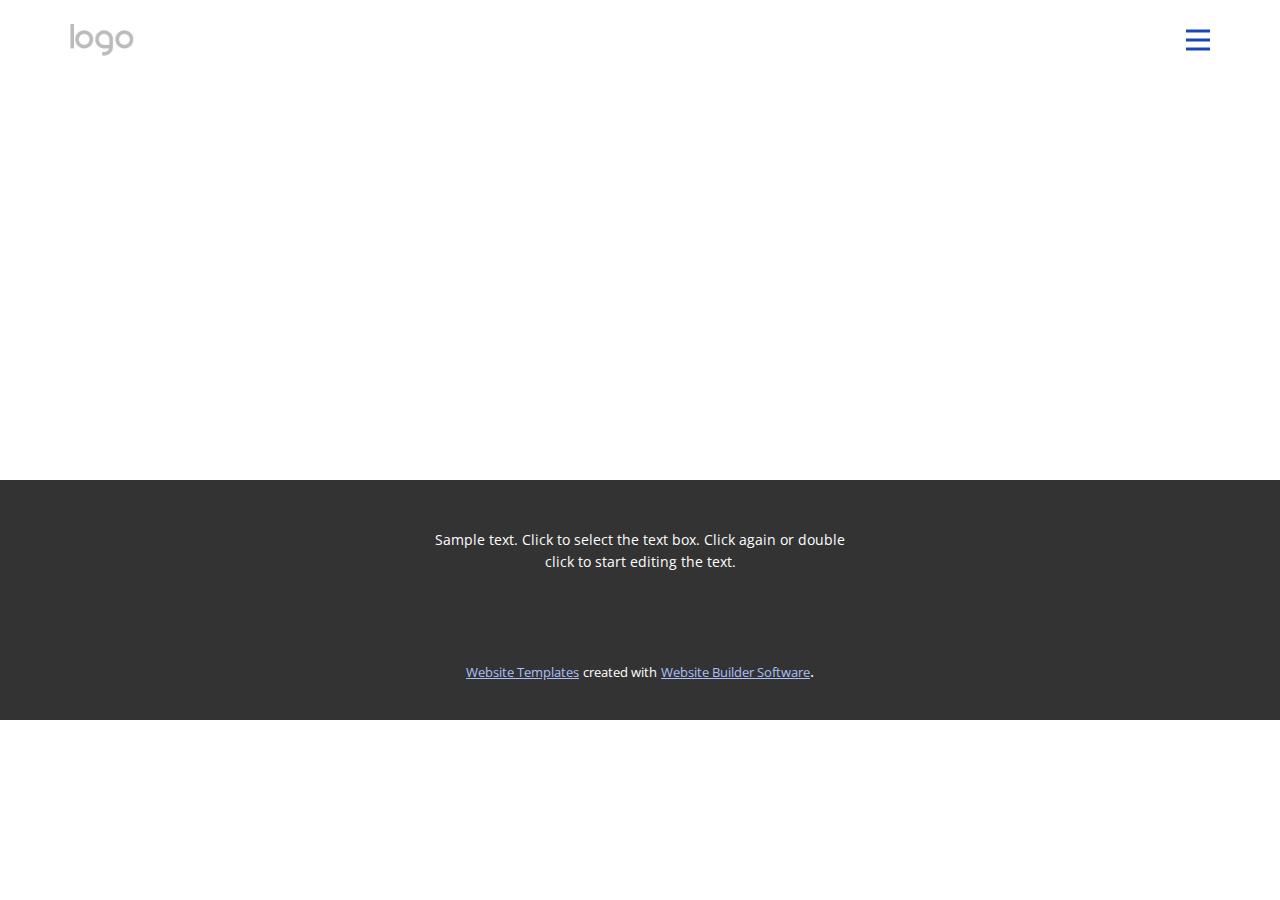
<file: Contatti.html>
<!DOCTYPE html>
<html style="font-size: 16px;" lang="it"><head>
    <meta name="viewport" content="width=device-width, initial-scale=1.0">
    <meta charset="utf-8">
    <meta name="keywords" content="">
    <meta name="description" content="">
    <title>Contatti</title>
    <link rel="stylesheet" href="nicepage.css" media="screen">
<link rel="stylesheet" href="Contatti.css" media="screen">
    <script class="u-script" type="text/javascript" src="jquery.js" defer=""></script>
    <script class="u-script" type="text/javascript" src="nicepage.js" defer=""></script>
    <meta name="generator" content="Nicepage 5.17.1, nicepage.com">
    <link id="u-theme-google-font" rel="stylesheet" href="https://fonts.googleapis.com/css?family=Oswald:200,300,400,500,600,700|Open+Sans:300,300i,400,400i,500,500i,600,600i,700,700i,800,800i">
    
    
    
    <script type="application/ld+json">{
		"@context": "http://schema.org",
		"@type": "Organization",
		"name": "",
		"logo": "images/default-logo.png"
}</script>
    <meta name="theme-color" content="#1847b8">
    <meta property="og:title" content="Contatti">
    <meta property="og:type" content="website">
  <meta data-intl-tel-input-cdn-path="intlTelInput/"></head>
  <body class="u-body u-xl-mode" data-lang="it"><header class="u-clearfix u-header u-header" id="sec-8ac9"><div class="u-clearfix u-sheet u-valign-middle u-sheet-1">
        <a href="https://nicepage.com" class="u-image u-logo u-image-1">
          <img src="images/default-logo.png" class="u-logo-image u-logo-image-1">
        </a>
        <nav class="u-menu u-menu-hamburger u-offcanvas u-menu-1" data-responsive-from="XL">
          <div class="menu-collapse" style="font-size: 1rem; letter-spacing: 0px; font-weight: 700; text-transform: uppercase;">
            <a class="u-button-style u-custom-border u-custom-border-color u-custom-borders u-custom-left-right-menu-spacing u-custom-padding-bottom u-custom-text-active-color u-custom-text-color u-custom-text-hover-color u-custom-top-bottom-menu-spacing u-nav-link u-text-active-palette-1-base u-text-hover-palette-2-base u-text-palette-1-base" href="#">
              <svg class="u-svg-link" viewBox="0 0 24 24"><use xmlns:xlink="http://www.w3.org/1999/xlink" xlink:href="#menu-hamburger"></use></svg>
              <svg class="u-svg-content" version="1.1" id="menu-hamburger" viewBox="0 0 16 16" x="0px" y="0px" xmlns:xlink="http://www.w3.org/1999/xlink" xmlns="http://www.w3.org/2000/svg"><g><rect y="1" width="16" height="2"></rect><rect y="7" width="16" height="2"></rect><rect y="13" width="16" height="2"></rect>
</g></svg>
            </a>
          </div>
          <div class="u-nav-container">
            <ul class="u-nav u-spacing-20 u-unstyled u-nav-1"><li class="u-nav-item"><a class="u-button-style u-nav-link u-text-active-palette-1-base u-text-grey-90 u-text-hover-palette-1-base" href="Home.html" style="padding: 10px;">Home</a>
</li><li class="u-nav-item"><a class="u-button-style u-nav-link u-text-active-palette-1-base u-text-grey-90 u-text-hover-palette-1-base" href="Informazioni-su.html" style="padding: 10px;">Informazioni su</a>
</li><li class="u-nav-item"><a class="u-button-style u-nav-link u-text-active-palette-1-base u-text-grey-90 u-text-hover-palette-1-base" href="Contatti.html" style="padding: 10px;">Contatti</a>
</li></ul>
          </div>
          <div class="u-nav-container-collapse">
            <div class="u-black u-container-style u-inner-container-layout u-opacity u-opacity-95 u-sidenav">
              <div class="u-inner-container-layout u-sidenav-overflow">
                <div class="u-menu-close"></div>
                <ul class="u-align-center u-nav u-popupmenu-items u-unstyled u-nav-2"><li class="u-nav-item"><a class="u-button-style u-nav-link" href="Home.html">Home</a>
</li><li class="u-nav-item"><a class="u-button-style u-nav-link" href="Informazioni-su.html">Informazioni su</a>
</li><li class="u-nav-item"><a class="u-button-style u-nav-link" href="Contatti.html">Contatti</a>
</li></ul>
              </div>
            </div>
            <div class="u-black u-menu-overlay u-opacity u-opacity-70"></div>
          </div>
        </nav>
      </div></header>
    <section class="u-clearfix u-section-1" id="sec-8bf8">
      <div class="u-clearfix u-sheet u-sheet-1"></div>
    </section>
    
    
    
    <footer class="u-align-center u-clearfix u-footer u-grey-80 u-footer" id="sec-60e0"><div class="u-clearfix u-sheet u-sheet-1">
        <p class="u-small-text u-text u-text-variant u-text-1">Sample text. Click to select the text box. Click again or double click to start editing the text.</p>
      </div></footer>
    <section class="u-backlink u-clearfix u-grey-80">
      <a class="u-link" href="https://nicepage.com/website-templates" target="_blank">
        <span>Website Templates</span>
      </a>
      <p class="u-text">
        <span>created with</span>
      </p>
      <a class="u-link" href="" target="_blank">
        <span>Website Builder Software</span>
      </a>. 
    </section>
  
</body></html>
</file>
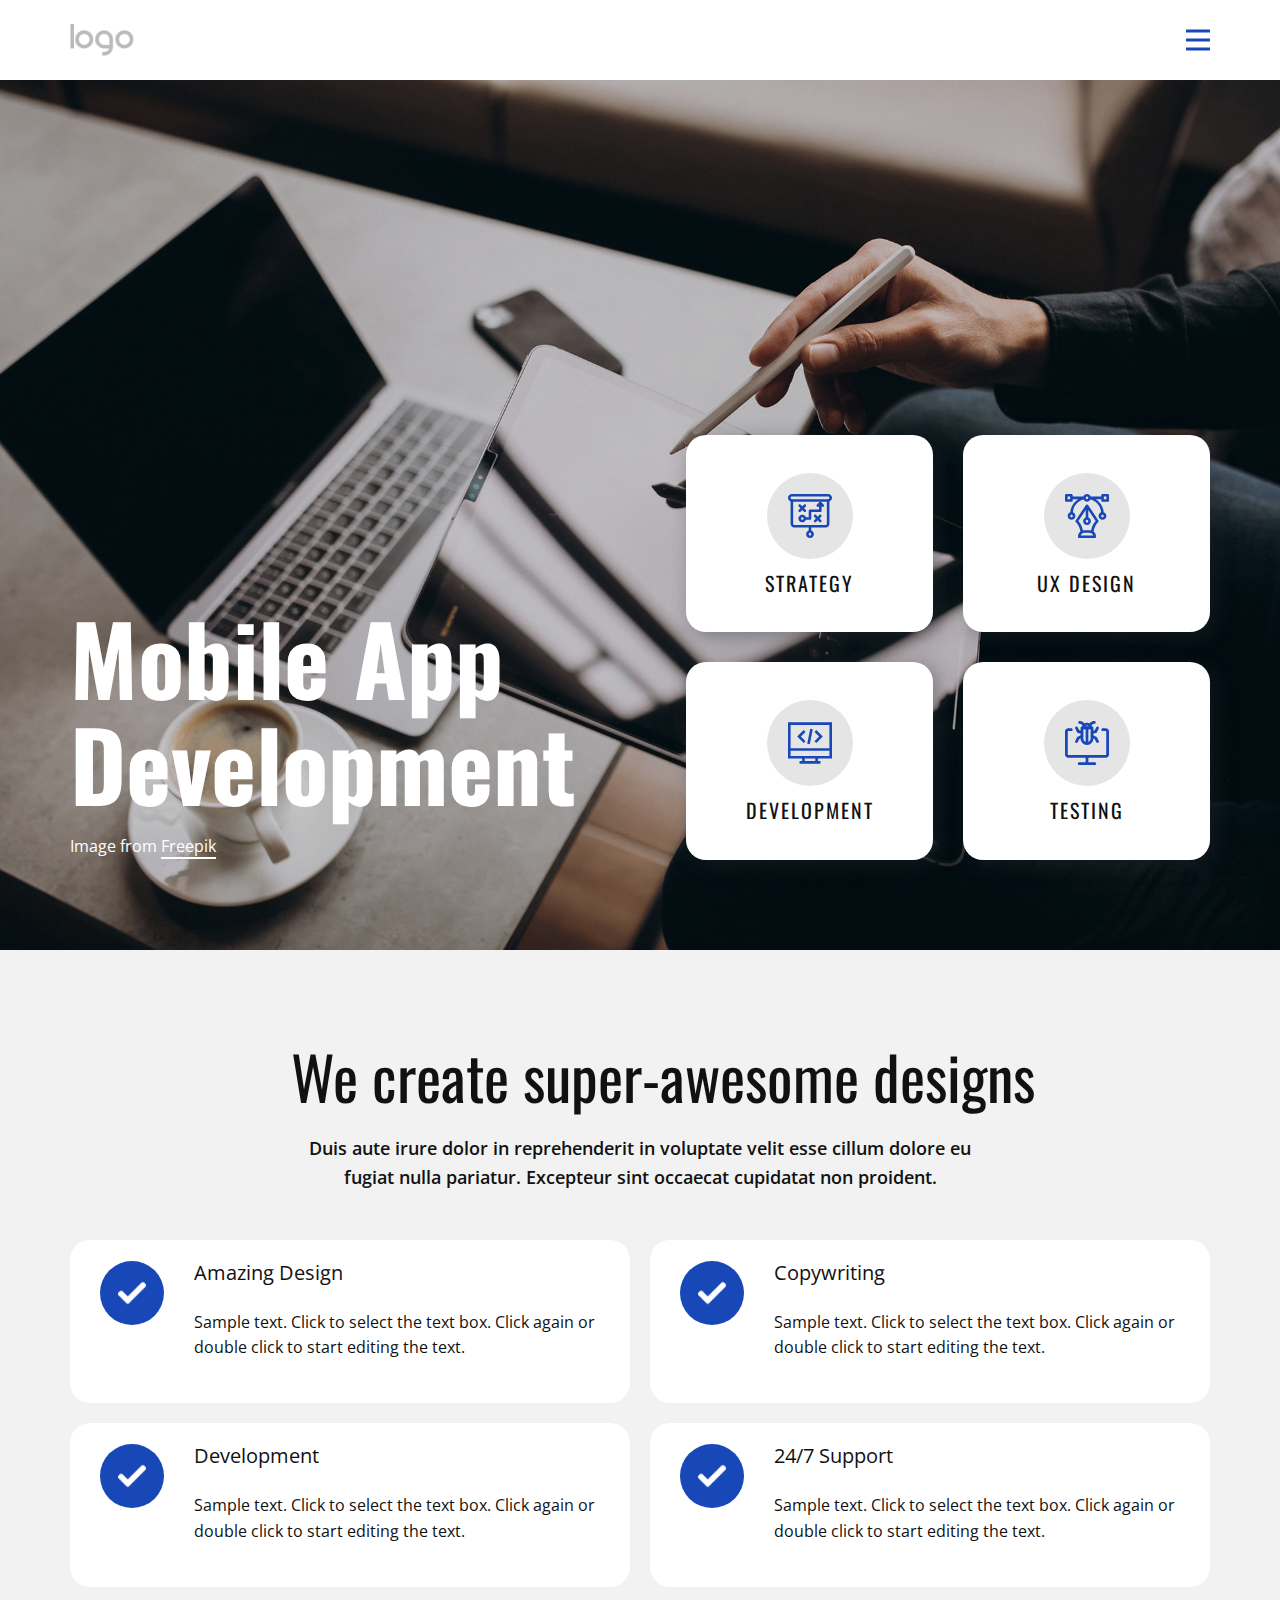
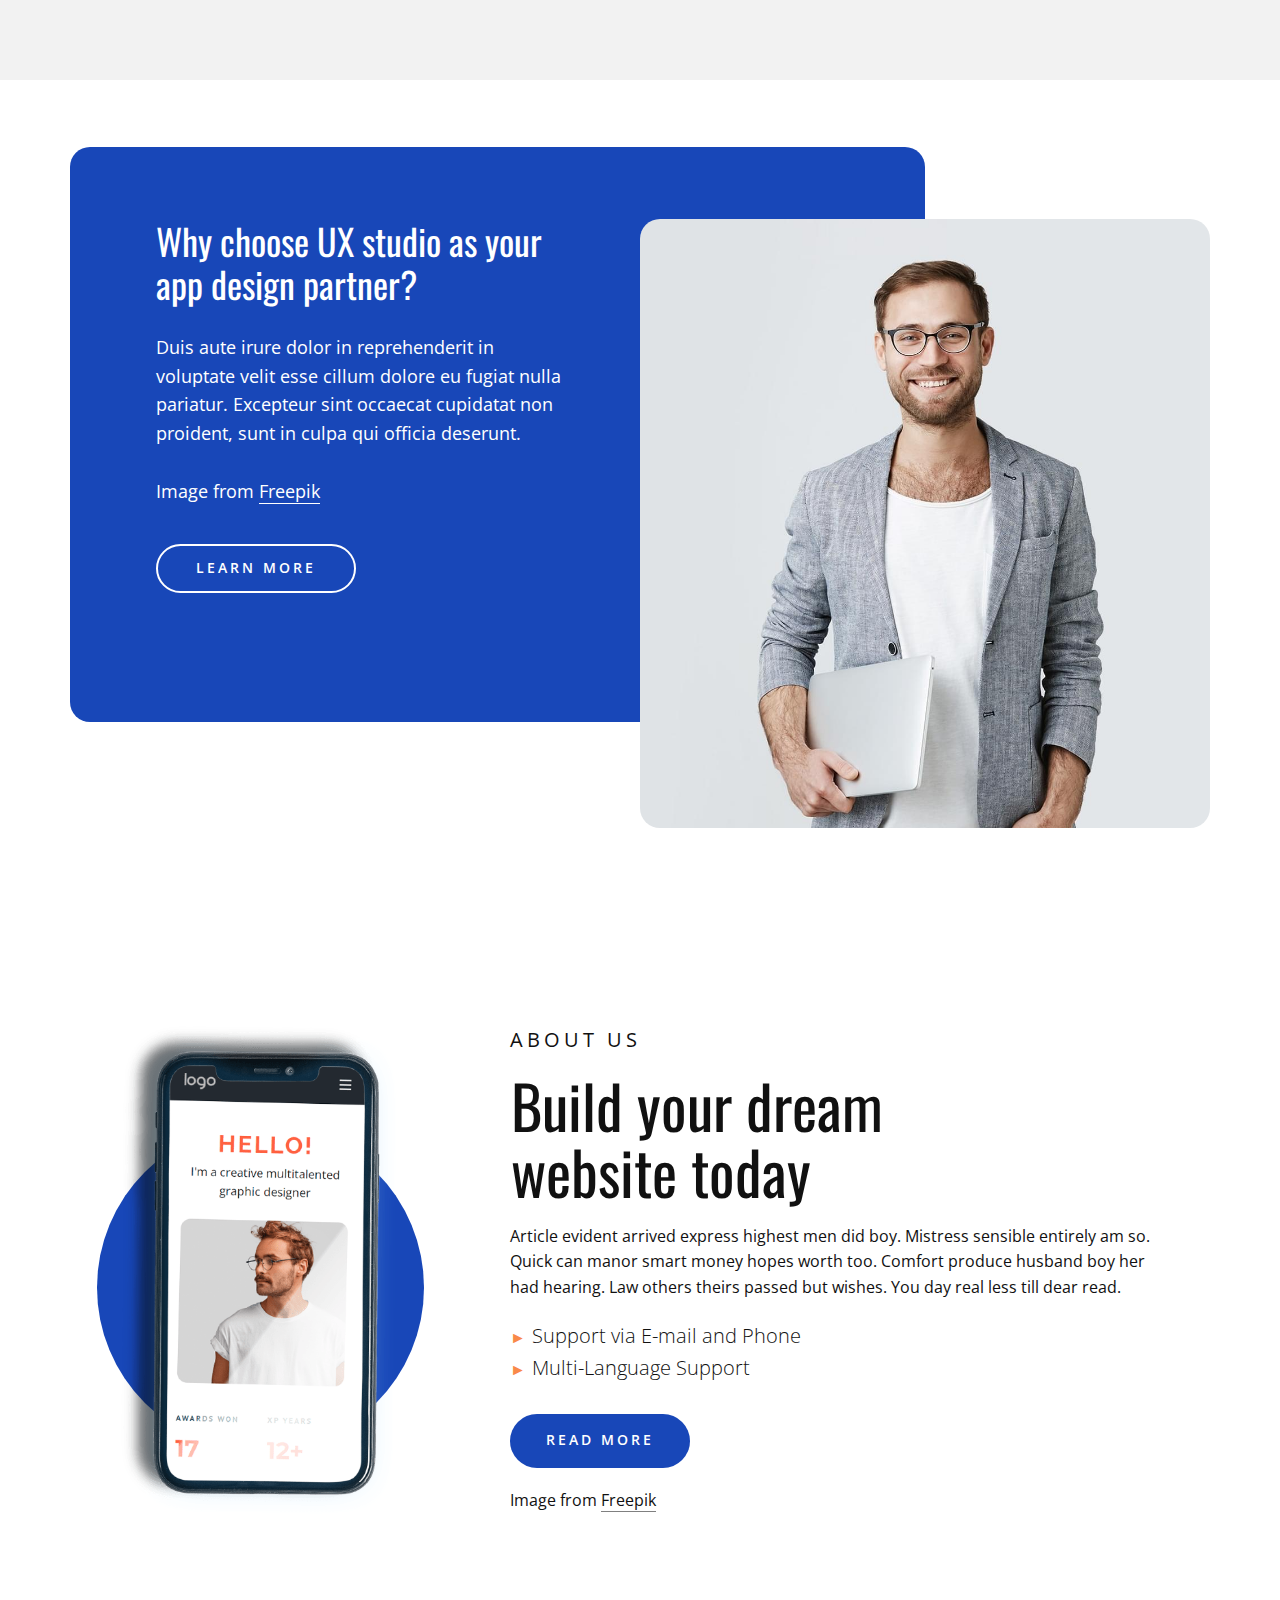
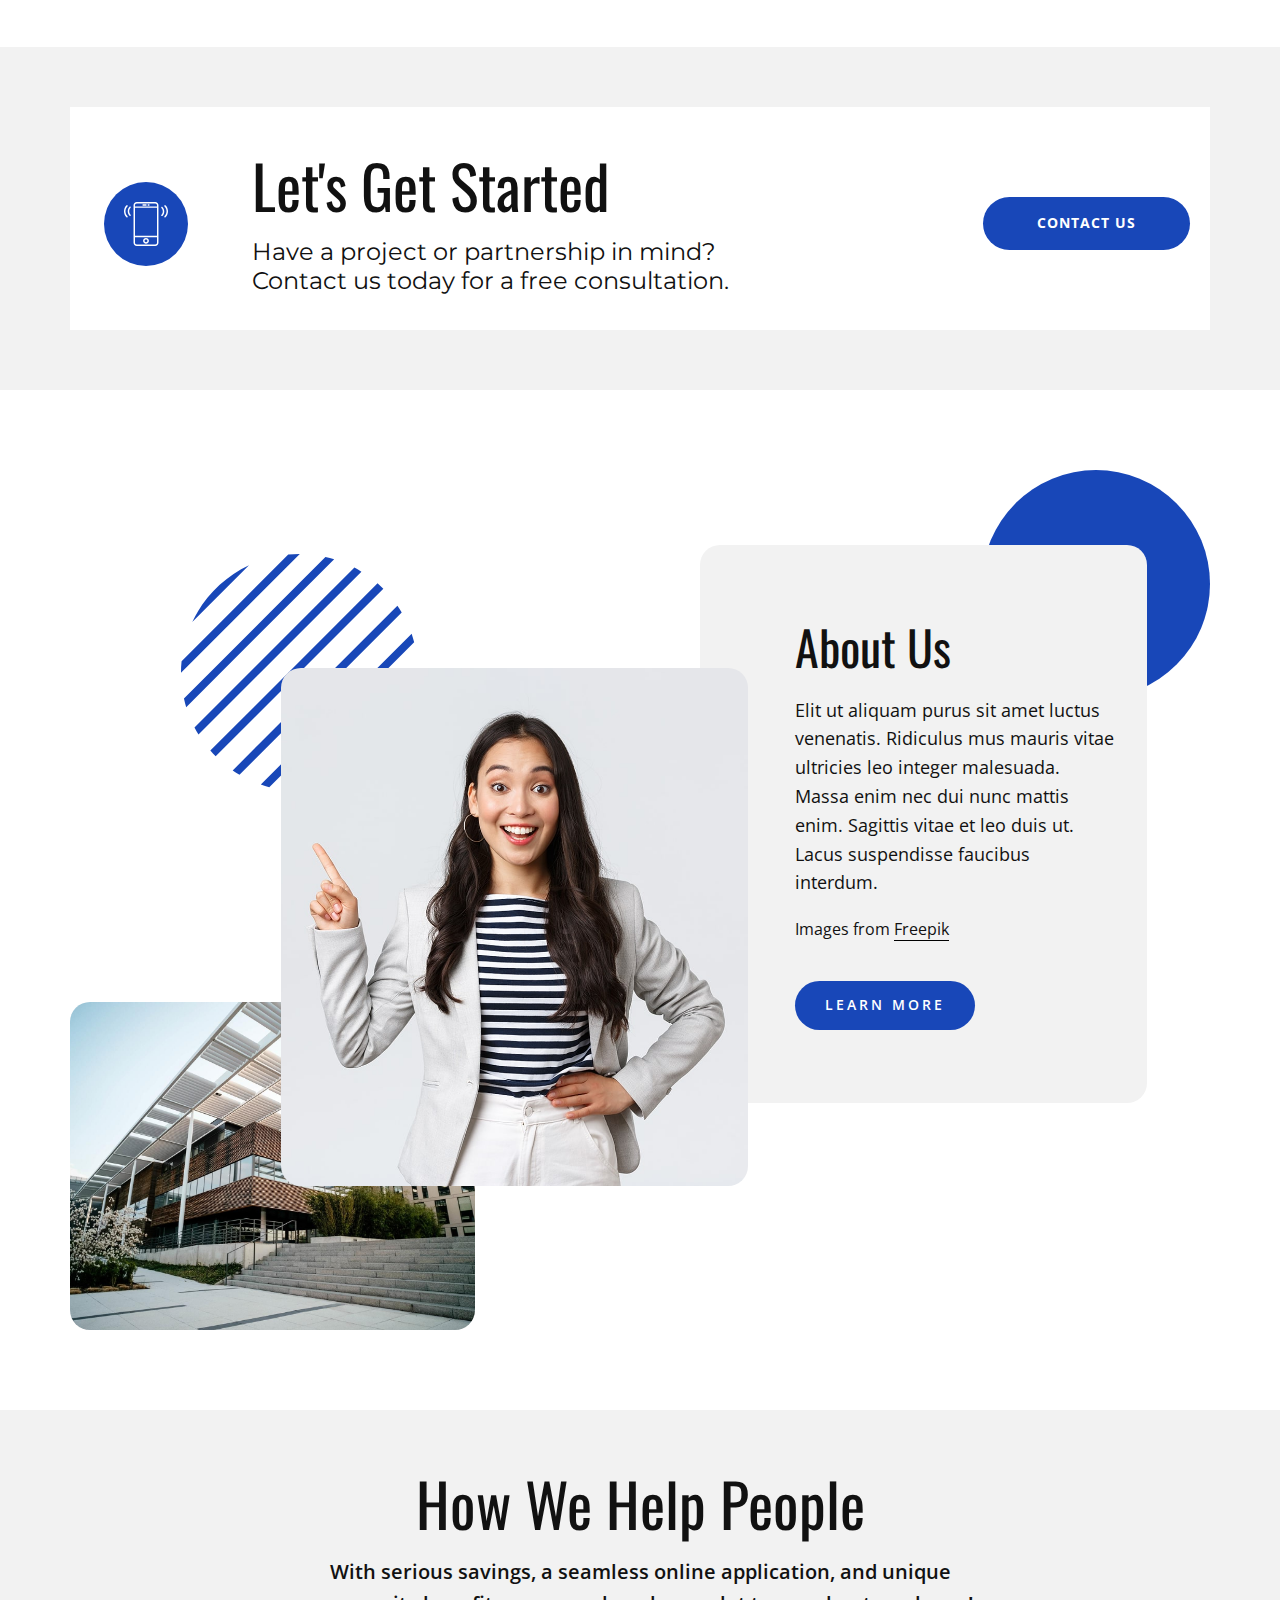
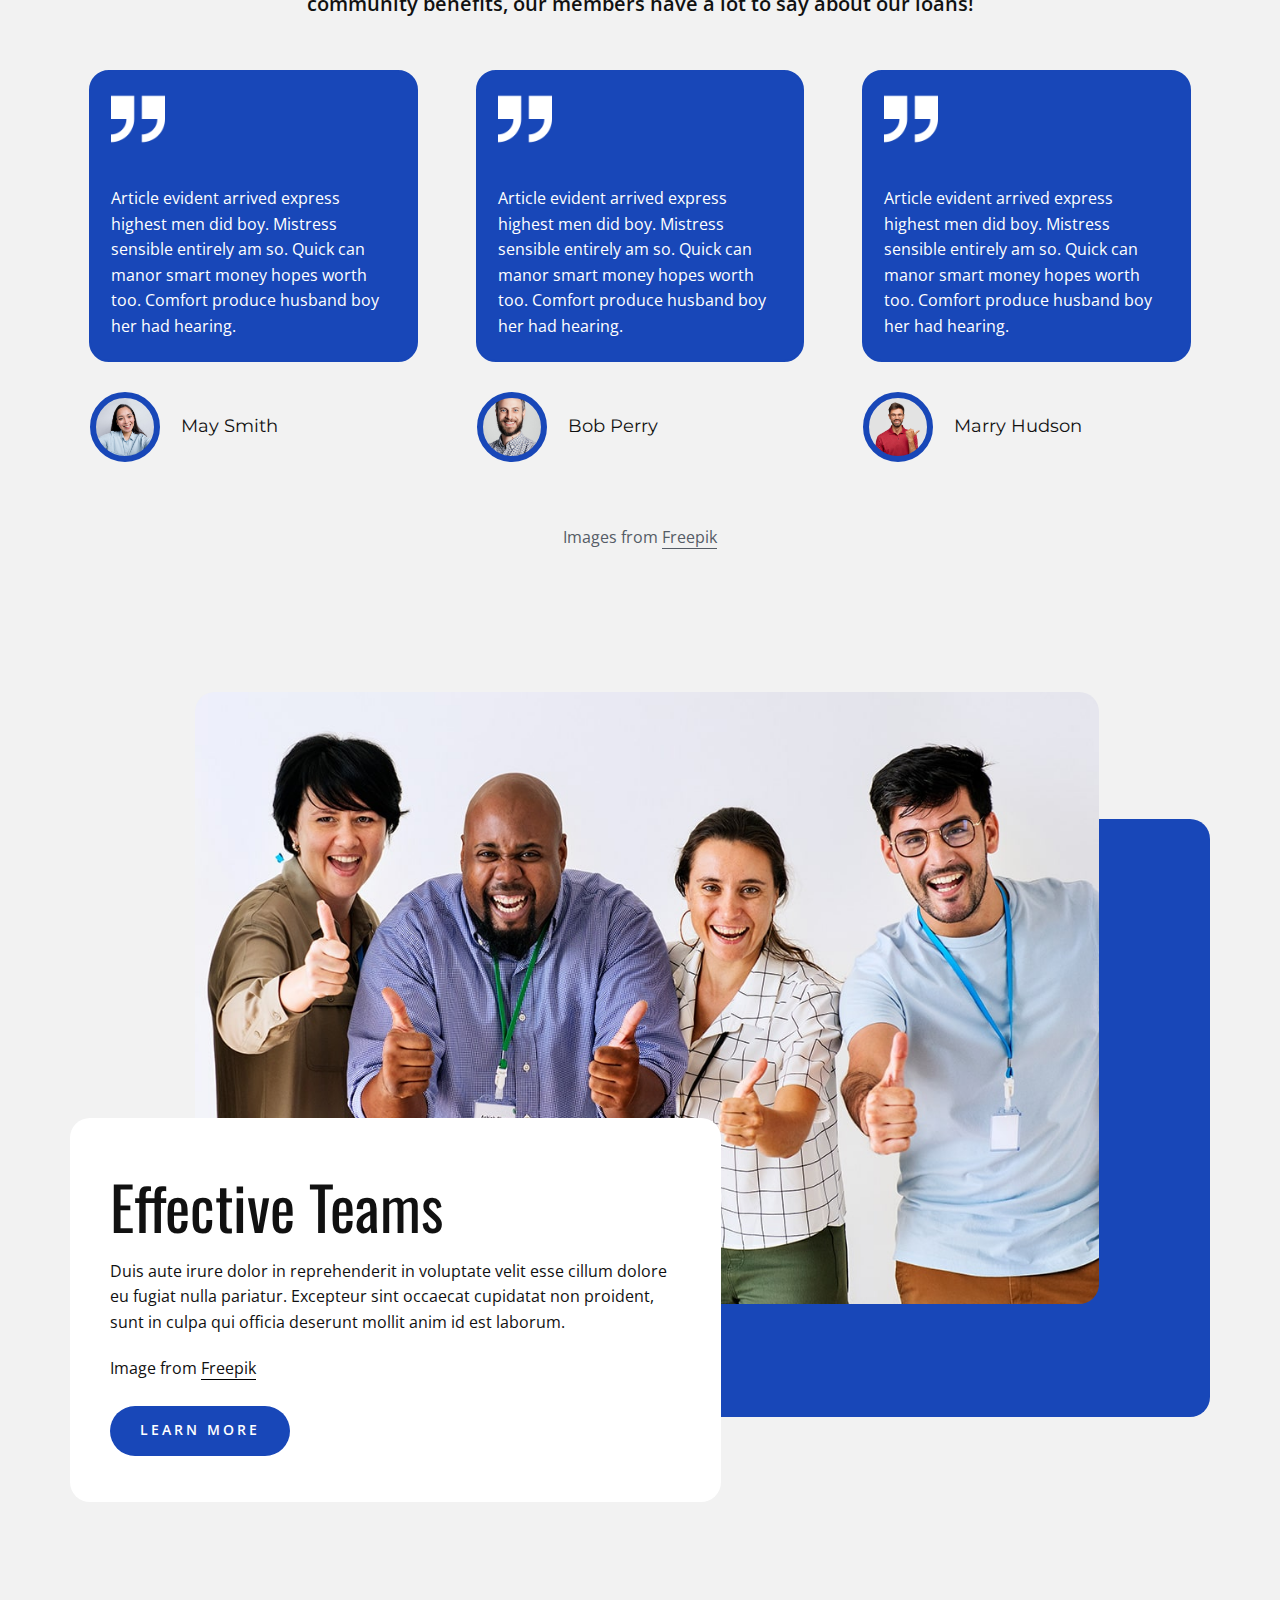
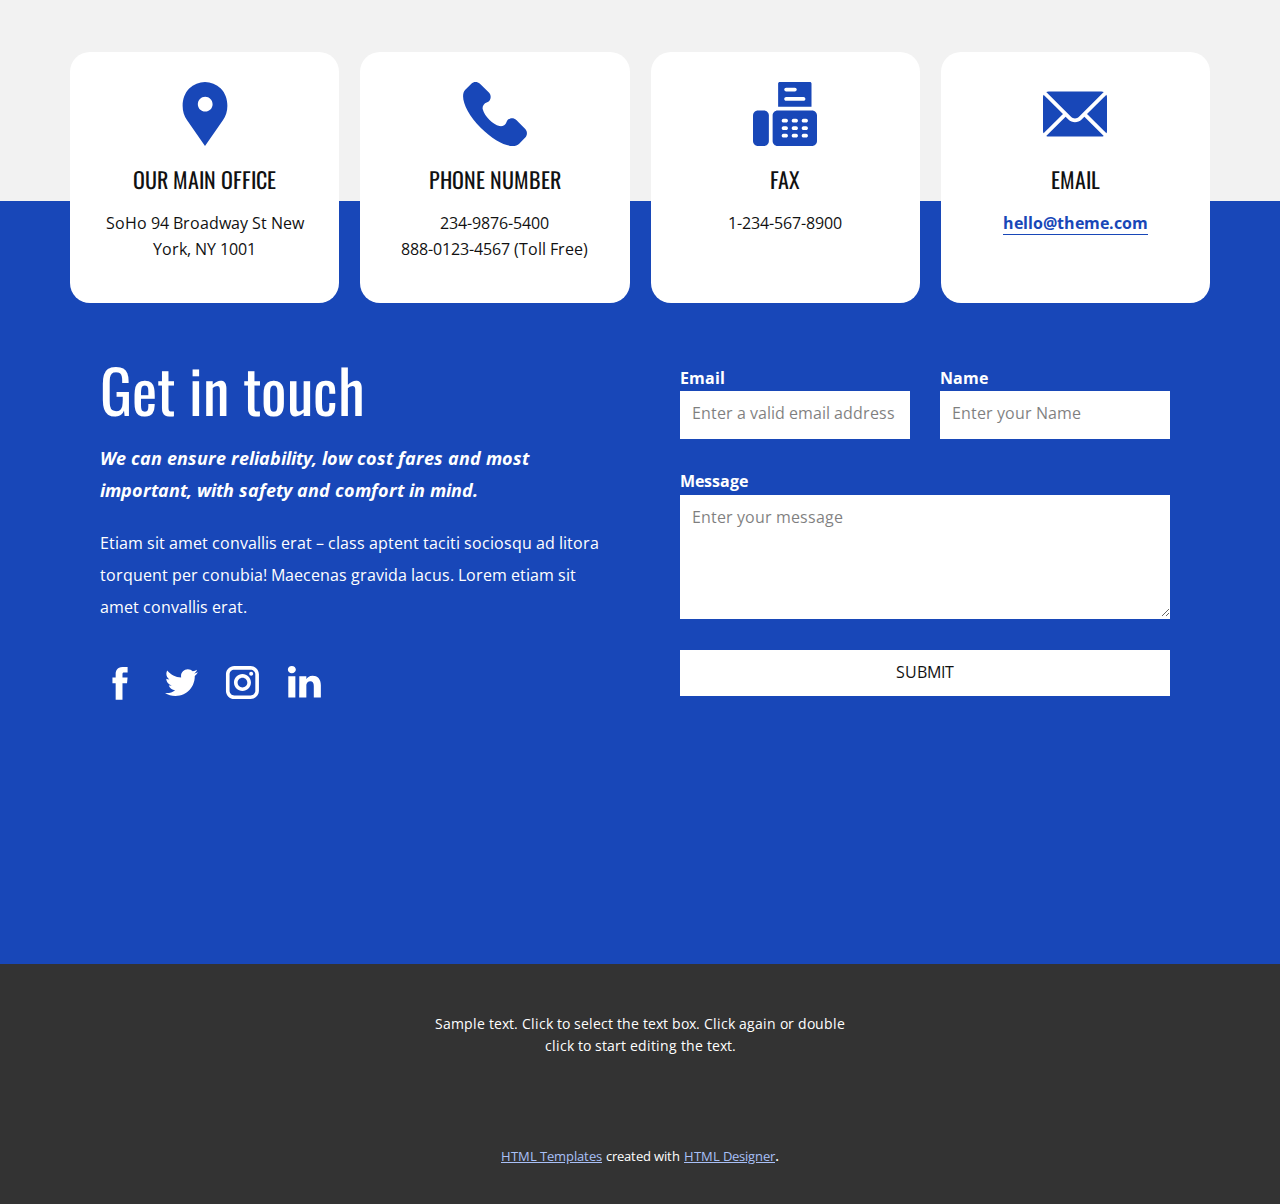
<file: Home.html>
<!DOCTYPE html>
<html style="font-size: 16px;" lang="it"><head>
    <meta name="viewport" content="width=device-width, initial-scale=1.0">
    <meta charset="utf-8">
    <meta name="keywords" content="Mobile App Development, ​We create super-awesome designs, ​Build your dream website today, ​Let&amp;apos;s Get Started, ​How We Help People, Effective Teams, Get in touch">
    <meta name="description" content="">
    <title>Home</title>
    <link rel="stylesheet" href="nicepage.css" media="screen">
<link rel="stylesheet" href="Home.css" media="screen">
    <script class="u-script" type="text/javascript" src="jquery.js" defer=""></script>
    <script class="u-script" type="text/javascript" src="nicepage.js" defer=""></script>
    <meta name="generator" content="Nicepage 5.17.1, nicepage.com">
    <meta name="referrer" content="origin">
    <link id="u-theme-google-font" rel="stylesheet" href="https://fonts.googleapis.com/css?family=Oswald:200,300,400,500,600,700|Open+Sans:300,300i,400,400i,500,500i,600,600i,700,700i,800,800i">
    <link id="u-page-google-font" rel="stylesheet" href="https://fonts.googleapis.com/css?family=Oswald:200,300,400,500,600,700|Montserrat:100,100i,200,200i,300,300i,400,400i,500,500i,600,600i,700,700i,800,800i,900,900i">
    
    
    
    
    
    
    
    
    
    
    
    <script type="application/ld+json">{
		"@context": "http://schema.org",
		"@type": "Organization",
		"name": "",
		"logo": "images/default-logo.png"
}</script>
    <meta name="theme-color" content="#1847b8">
    <meta property="og:title" content="Home">
    <meta property="og:type" content="website">
  <meta data-intl-tel-input-cdn-path="intlTelInput/"></head>
  <body class="u-body u-xl-mode" data-lang="it"><header class="u-clearfix u-header u-header" id="sec-8ac9"><div class="u-clearfix u-sheet u-valign-middle u-sheet-1">
        <a href="https://nicepage.com" class="u-image u-logo u-image-1">
          <img src="images/default-logo.png" class="u-logo-image u-logo-image-1">
        </a>
        <nav class="u-menu u-menu-hamburger u-offcanvas u-menu-1" data-responsive-from="XL">
          <div class="menu-collapse" style="font-size: 1rem; letter-spacing: 0px; font-weight: 700; text-transform: uppercase;">
            <a class="u-button-style u-custom-border u-custom-border-color u-custom-borders u-custom-left-right-menu-spacing u-custom-padding-bottom u-custom-text-active-color u-custom-text-color u-custom-text-hover-color u-custom-top-bottom-menu-spacing u-nav-link u-text-active-palette-1-base u-text-hover-palette-2-base u-text-palette-1-base" href="#">
              <svg class="u-svg-link" viewBox="0 0 24 24"><use xmlns:xlink="http://www.w3.org/1999/xlink" xlink:href="#menu-hamburger"></use></svg>
              <svg class="u-svg-content" version="1.1" id="menu-hamburger" viewBox="0 0 16 16" x="0px" y="0px" xmlns:xlink="http://www.w3.org/1999/xlink" xmlns="http://www.w3.org/2000/svg"><g><rect y="1" width="16" height="2"></rect><rect y="7" width="16" height="2"></rect><rect y="13" width="16" height="2"></rect>
</g></svg>
            </a>
          </div>
          <div class="u-nav-container">
            <ul class="u-nav u-spacing-20 u-unstyled u-nav-1"><li class="u-nav-item"><a class="u-button-style u-nav-link u-text-active-palette-1-base u-text-grey-90 u-text-hover-palette-1-base" href="Home.html" style="padding: 10px;">Home</a>
</li><li class="u-nav-item"><a class="u-button-style u-nav-link u-text-active-palette-1-base u-text-grey-90 u-text-hover-palette-1-base" href="Informazioni-su.html" style="padding: 10px;">Informazioni su</a>
</li><li class="u-nav-item"><a class="u-button-style u-nav-link u-text-active-palette-1-base u-text-grey-90 u-text-hover-palette-1-base" href="Contatti.html" style="padding: 10px;">Contatti</a>
</li></ul>
          </div>
          <div class="u-nav-container-collapse">
            <div class="u-black u-container-style u-inner-container-layout u-opacity u-opacity-95 u-sidenav">
              <div class="u-inner-container-layout u-sidenav-overflow">
                <div class="u-menu-close"></div>
                <ul class="u-align-center u-nav u-popupmenu-items u-unstyled u-nav-2"><li class="u-nav-item"><a class="u-button-style u-nav-link" href="Home.html">Home</a>
</li><li class="u-nav-item"><a class="u-button-style u-nav-link" href="Informazioni-su.html">Informazioni su</a>
</li><li class="u-nav-item"><a class="u-button-style u-nav-link" href="Contatti.html">Contatti</a>
</li></ul>
              </div>
            </div>
            <div class="u-black u-menu-overlay u-opacity u-opacity-70"></div>
          </div>
        </nav>
      </div></header> 
    <section class="u-align-right u-clearfix u-image u-shading u-section-1" id="sec-2e45">
      <div class="u-clearfix u-sheet u-sheet-1">
        <h1 class="u-align-left u-custom-font u-font-oswald u-text u-text-body-alt-color u-text-1">Mobile App Development</h1>
        <p class="u-align-left u-text u-text-body-alt-color u-text-2">Image from <a href="https://www.freepik.com/photos/business" class="u-border-2 u-border-no-left u-border-no-right u-border-no-top u-border-white u-btn u-button-link u-button-style u-none u-text-body-alt-color u-btn-1">Freepik</a>
        </p>
        <div class="u-list u-list-1">
          <div class="u-repeater u-repeater-1">
            <div class="u-align-center u-container-style u-list-item u-radius-20 u-repeater-item u-shape-round u-video-cover u-white u-list-item-1">
              <div class="u-container-layout u-similar-container u-valign-middle u-container-layout-1"><span class="u-grey-10 u-icon u-icon-circle u-text-palette-1-base u-icon-1"><svg class="u-svg-link" preserveAspectRatio="xMidYMin slice" viewBox="0 0 512 512" style=""><use xmlns:xlink="http://www.w3.org/1999/xlink" xlink:href="#svg-d293"></use></svg><svg class="u-svg-content" viewBox="0 0 512 512" x="0px" y="0px" id="svg-d293" style="enable-background:new 0 0 512 512;"><g><g><path d="M386.607,304.394L367.213,285l19.393-19.393c5.859-5.858,5.859-15.356,0-21.214c-5.857-5.858-15.355-5.858-21.213,0    L346,263.787l-19.394-19.394c-5.857-5.858-15.355-5.858-21.213,0c-5.858,5.858-5.858,15.355,0,21.213L324.787,285l-19.393,19.393    c-5.858,5.858-5.858,15.355,0,21.213c5.857,5.857,15.355,5.858,21.213,0L346,306.213l19.394,19.394    c5.857,5.857,15.355,5.858,21.213,0C392.465,319.749,392.465,310.252,386.607,304.394z"></path>
</g>
</g><g><g><path d="M206.607,184.394L187.213,165l19.393-19.393c5.858-5.858,5.858-15.355,0-21.213c-5.857-5.858-15.355-5.858-21.213,0    L166,143.787l-19.394-19.394c-5.857-5.858-15.355-5.858-21.213,0c-5.858,5.858-5.858,15.355,0,21.213L144.787,165l-19.393,19.393    c-5.859,5.858-5.859,15.356,0,21.214c5.857,5.857,15.355,5.858,21.213,0L166,186.213l19.394,19.394    c5.857,5.857,15.355,5.858,21.213,0C212.465,199.749,212.465,190.252,206.607,184.394z"></path>
</g>
</g><g><g><path d="M416.606,124.394l-30-30c-0.029-0.029-0.06-0.052-0.089-0.081c-5.916-5.822-15.373-5.668-21.124,0.081l-30,30    c-5.858,5.858-5.858,15.355,0,21.213c5.857,5.858,15.355,5.858,21.213,0l4.394-4.394V180H256c-8.284,0-15,6.716-15,15v75h-32.58    c-6.192-17.459-22.865-30-42.42-30c-24.813,0-45,20.187-45,45s20.187,45,45,45c19.555,0,36.228-12.541,42.42-30H256    c8.284,0,15-6.716,15-15v-75h105c8.284,0,15-6.716,15-15v-53.787l4.394,4.394C398.322,148.535,402.161,150,406,150    s7.678-1.465,10.606-4.393C422.464,139.749,422.464,130.252,416.606,124.394z M166,300c-8.271,0-15-6.729-15-15s6.729-15,15-15    s15,6.729,15,15S174.271,300,166,300z"></path>
</g>
</g><g><g><path d="M467,0H45C20.187,0,0,20.187,0,45c0,19.555,12.541,36.228,30,42.42V345c0,24.813,20.187,45,45,45h166v34.58    c-17.459,6.192-30,22.865-30,42.42c0,24.813,20.187,45,45,45s45-20.187,45-45c0-19.555-12.541-36.228-30-42.42V390h166    c24.813,0,45-20.187,45-45V87.42c17.459-6.192,30-22.865,30-42.42C512,20.187,491.813,0,467,0z M256,482c-8.271,0-15-6.729-15-15    s6.729-15,15-15s15,6.729,15,15S264.271,482,256,482z M452,345c0,8.271-6.729,15-15,15H75c-8.271,0-15-6.729-15-15V90h392V345z     M467,60H45c-8.271,0-15-6.729-15-15s6.729-15,15-15h422c8.271,0,15,6.729,15,15S475.271,60,467,60z"></path>
</g>
</g></svg></span>
                <h4 class="u-text u-text-3">strategy</h4>
              </div>
            </div>
            <div class="u-align-center u-container-style u-list-item u-radius-20 u-repeater-item u-shape-round u-video-cover u-white u-list-item-2">
              <div class="u-container-layout u-similar-container u-valign-middle u-container-layout-2"><span class="u-grey-10 u-icon u-icon-circle u-text-palette-1-base u-icon-2"><svg class="u-svg-link" preserveAspectRatio="xMidYMin slice" viewBox="0 0 512 512" style=""><use xmlns:xlink="http://www.w3.org/1999/xlink" xlink:href="#svg-ddc0"></use></svg><svg class="u-svg-content" viewBox="0 0 512 512" x="0px" y="0px" id="svg-ddc0" style="enable-background:new 0 0 512 512;"><g><g><path d="M497,0h-60c-8.284,0-15,6.716-15,15v15H298.42C292.228,12.542,275.555,0,256,0s-36.228,12.542-42.42,30H90V15    c0-8.284-6.716-15-15-15H15C6.716,0,0,6.716,0,15v60c0,8.284,6.716,15,15,15h60c8.284,0,15-6.716,15-15V59.8h62.377    c-54.116,34.274-87.012,92.175-90.969,153.642C43.738,219.518,31,236.294,31,256c0,24.813,20.187,45,45,45s45-20.187,45-45    c0-19.38-12.315-35.938-29.53-42.26c5.326-70.647,56.198-131.494,124.226-148.758C223.07,79.794,238.361,90,256,90    c17.639,0,32.93-10.206,40.304-25.017c68.029,17.264,118.9,78.111,124.226,148.758C403.315,220.062,391,236.62,391,256    c0,24.813,20.187,45,45,45s45-20.187,45-45c0-19.706-12.738-36.482-30.408-42.558C446.627,151.852,413.633,94.207,359.623,60H422    v15c0,8.284,6.716,15,15,15h60c8.284,0,15-6.716,15-15V15C512,6.716,505.284,0,497,0z M60,60H30V30h30V60z M76,271    c-8.271,0-15-6.729-15-15s6.729-15,15-15s15,6.729,15,15S84.271,271,76,271z M256,60c-8.271,0-15-6.729-15-15s6.729-15,15-15    s15,6.729,15,15S264.271,60,256,60z M436,241c8.271,0,15,6.729,15,15s-6.729,15-15,15s-15-6.729-15-15S427.729,241,436,241z     M482,60h-30V30h30V60z"></path>
</g>
</g><g><g><path d="M388.48,307.679l-120-179.999c-0.004-0.006-0.009-0.012-0.013-0.019c-0.043-0.064-0.09-0.125-0.134-0.188    c-0.206-0.299-0.423-0.587-0.649-0.868c-6.321-7.854-18.357-7.324-24.017,0.868c-0.044,0.063-0.091,0.124-0.134,0.188    c-0.004,0.007-0.009,0.012-0.013,0.019l-120,180c-3.967,5.949-3.182,13.871,1.874,18.927    c29.927,29.927,48.975,69.047,54.164,110.901c-2.329,1.883-4.578,3.899-6.71,6.081C158.759,458.001,151,476.97,151,497    c0,8.284,6.716,15,15,15h180c8.284,0,15-6.716,15-15c0-20.03-7.759-38.999-21.847-53.412c-2.133-2.182-4.381-4.198-6.711-6.081    c5.188-41.856,24.236-80.976,54.163-110.9C391.662,321.551,392.447,313.628,388.48,307.679z M256,301c8.271,0,15,6.729,15,15    s-6.729,15-15,15s-15-6.729-15-15S247.729,301,256,301z M183.558,482c6.241-17.833,23.159-31,42.442-31h60    c19.283,0,36.201,13.167,42.442,31H183.558z M304.245,423.283C298.345,421.777,292.229,421,286,421h-60    c-6.229,0-12.345,0.777-18.245,2.284c-7.02-40.429-25.251-78.221-52.65-108.899L241,185.542v88.039    c-17.459,6.192-30,22.865-30,42.42c0,24.813,20.187,45,45,45s45-20.187,45-45c0-19.555-12.541-36.228-30-42.42v-88.039    l85.896,128.843C329.496,345.06,311.264,382.853,304.245,423.283z"></path>
</g>
</g></svg></span>
                <h4 class="u-text u-text-4">ux Design</h4>
              </div>
            </div>
            <div class="u-align-center u-container-style u-list-item u-radius-20 u-repeater-item u-shape-round u-video-cover u-white u-list-item-3">
              <div class="u-container-layout u-similar-container u-valign-middle u-container-layout-3"><span class="u-grey-10 u-icon u-icon-circle u-text-palette-1-base u-icon-3"><svg class="u-svg-link" preserveAspectRatio="xMidYMin slice" viewBox="0 0 512 512" style=""><use xmlns:xlink="http://www.w3.org/1999/xlink" xlink:href="#svg-ce99"></use></svg><svg class="u-svg-content" viewBox="0 0 512 512" x="0px" y="0px" id="svg-ce99" style="enable-background:new 0 0 512 512;"><g><g><path d="M0,15.845v420.259h164.332v30.049h-30.036v30.001h243.407v-30.001h-30.036v-30.049H512V15.845H0z M317.665,466.153    H194.334v-30.049h123.332V466.153z M481.999,406.103H30.001v-60.075h451.997V406.103z M481.999,316.027H30.001V45.847h451.997    V316.027z"></path>
</g>
</g><g><g><polygon points="203.943,126.712 182.729,105.498 107.29,180.937 182.729,256.375 203.943,235.161 149.718,180.937   "></polygon>
</g>
</g><g><g><polygon points="329.271,105.498 308.057,126.712 362.282,180.937 308.057,235.161 329.271,256.375 404.709,180.937   "></polygon>
</g>
</g><g><g><rect x="166.742" y="165.947" transform="matrix(0.1951 -0.9808 0.9808 0.1951 28.5815 396.7237)" width="178.511" height="30.002"></rect>
</g>
</g></svg></span>
                <h4 class="u-text u-text-5">development</h4>
              </div>
            </div>
            <div class="u-align-center u-container-style u-list-item u-radius-20 u-repeater-item u-shape-round u-video-cover u-white u-list-item-4">
              <div class="u-container-layout u-similar-container u-valign-middle u-container-layout-4"><span class="u-grey-10 u-icon u-icon-circle u-text-palette-1-base u-icon-4"><svg class="u-svg-link" preserveAspectRatio="xMidYMin slice" viewBox="0 0 24 24" style=""><use xmlns:xlink="http://www.w3.org/1999/xlink" xlink:href="#svg-4417"></use></svg><svg class="u-svg-content" viewBox="0 0 24 24" id="svg-4417"><path d="m22.25 20h-20.5c-.965 0-1.75-.785-1.75-1.75v-12.5c0-.965.785-1.75 1.75-1.75h1.68c.414 0 .75.336.75.75s-.336.75-.75.75h-1.68c-.136 0-.25.114-.25.25v12.5c0 .136.114.25.25.25h20.5c.136 0 .25-.114.25-.25v-12.5c0-.136-.114-.25-.25-.25h-1.68c-.414 0-.75-.336-.75-.75s.336-.75.75-.75h1.68c.965 0 1.75.785 1.75 1.75v12.5c0 .965-.785 1.75-1.75 1.75z"></path><path d="m16.25 24h-8.5c-.414 0-.75-.336-.75-.75s.336-.75.75-.75h8.5c.414 0 .75.336.75.75s-.336.75-.75.75z"></path><path d="m12 24c-.414 0-.75-.336-.75-.75v-4c0-.414.336-.75.75-.75s.75.336.75.75v4c0 .414-.336.75-.75.75z"></path><path d="m14 4.5h-4c-.414 0-.75-.336-.75-.75 0-1.517 1.233-2.75 2.75-2.75s2.75 1.233 2.75 2.75c0 .414-.336.75-.75.75zm-3-1.5h2c-.229-.304-.591-.5-1-.5s-.771.196-1 .5z"></path><path d="m13.601 3.3c-.069 0-.139-.01-.208-.029-.398-.115-.628-.53-.513-.929.397-1.379 1.68-2.342 3.12-2.342.414 0 .75.336.75.75s-.336.75-.75.75c-.775 0-1.466.518-1.679 1.258-.095.328-.395.542-.72.542z"></path><path d="m10.399 3.3c-.326 0-.625-.214-.72-.542-.213-.74-.904-1.258-1.679-1.258-.414 0-.75-.336-.75-.75s.336-.75.75-.75c1.44 0 2.723.963 3.121 2.342.115.398-.115.813-.513.929-.07.019-.14.029-.209.029z"></path><path d="m14.75 7c-.336 0-.642-.228-.727-.568-.101-.401.144-.809.545-.909l1.666-.416.846-1.691c.186-.371.636-.521 1.006-.336.371.186.521.636.335 1.006l-1 2c-.098.196-.276.34-.489.393l-2 .5c-.061.014-.122.021-.182.021z"></path><path d="m17.75 12c-.275 0-.54-.151-.671-.415l-.886-1.771-1.771-.858c-.373-.181-.528-.629-.348-1.002s.629-.527 1.002-.348l2 .97c.149.072.27.191.344.34l1 2c.185.37.035.82-.335 1.006-.107.053-.222.078-.335.078z"></path><path d="m9.25 7c-.06 0-.121-.007-.182-.022l-2-.5c-.213-.053-.391-.197-.489-.393l-1-2c-.185-.37-.035-.82.335-1.006.372-.185.821-.035 1.006.336l.846 1.691 1.666.416c.402.101.646.508.545.909-.084.341-.391.569-.727.569z"></path><path d="m6.25 12c-.113 0-.227-.025-.335-.079-.371-.186-.521-.636-.335-1.006l1-2c.074-.148.195-.268.344-.34l2-.97c.372-.178.821-.025 1.001.348.181.373.025.821-.348 1.002l-1.77.858-.886 1.771c-.131.265-.397.416-.671.416z"></path><path d="m12 13c-1.93 0-3.5-1.57-3.5-3.5v-5.75c0-.414.336-.75.75-.75h5.5c.414 0 .75.336.75.75v5.75c0 1.93-1.57 3.5-3.5 3.5zm-2-8.5v5c0 1.103.897 2 2 2s2-.897 2-2v-5z"></path><path d="m12 13c-.414 0-.75-.336-.75-.75v-8.5c0-.414.336-.75.75-.75s.75.336.75.75v8.5c0 .414-.336.75-.75.75z"></path></svg></span>
                <h4 class="u-text u-text-6">testing</h4>
              </div>
            </div>
          </div>
        </div>
      </div>
    </section>
    <section class="u-align-center-lg u-align-center-md u-align-center-xl u-align-left-sm u-align-left-xs u-clearfix u-grey-5 u-section-2" id="carousel_e8ef">
      <div class="u-clearfix u-sheet u-valign-middle u-sheet-1">
        <h2 class="u-text u-text-1"> We create super-awesome designs</h2>
        <p class="u-text u-text-2"> Duis aute irure dolor in reprehenderit in voluptate velit esse cillum dolore eu fugiat nulla pariatur. Excepteur sint occaecat cupidatat non proident. </p>
        <div class="u-expanded-width u-list u-list-1">
          <div class="u-repeater u-repeater-1">
            <div class="u-align-left u-container-style u-list-item u-radius-20 u-repeater-item u-shape-round u-white u-list-item-1">
              <div class="u-container-layout u-similar-container u-container-layout-1"><span class="u-file-icon u-icon u-icon-circle u-palette-1-base u-text-white u-icon-1"><img src="images/1828743-b773816f.png" alt=""></span>
                <h5 class="u-custom-font u-text u-text-font u-text-3">Amazing Design</h5>
                <p class="u-text u-text-4">Sample text. Click to select the text box. Click again or double click to start editing the text.</p>
              </div>
            </div>
            <div class="u-align-left u-container-style u-list-item u-radius-20 u-repeater-item u-shape-round u-white u-list-item-2">
              <div class="u-container-layout u-similar-container u-container-layout-2"><span class="u-file-icon u-icon u-icon-circle u-palette-1-base u-text-white u-icon-2"><img src="images/1828743-b773816f.png" alt=""></span>
                <h5 class="u-custom-font u-text u-text-font u-text-5">Copywriting</h5>
                <p class="u-text u-text-6">Sample text. Click to select the text box. Click again or double click to start editing the text.</p>
              </div>
            </div>
            <div class="u-align-left u-container-style u-list-item u-radius-20 u-repeater-item u-shape-round u-white u-list-item-3">
              <div class="u-container-layout u-similar-container u-container-layout-3"><span class="u-file-icon u-icon u-icon-circle u-palette-1-base u-text-white u-icon-3"><img src="images/1828743-b773816f.png" alt=""></span>
                <h5 class="u-custom-font u-text u-text-font u-text-7">Development</h5>
                <p class="u-text u-text-8">Sample text. Click to select the text box. Click again or double click to start editing the text.</p>
              </div>
            </div>
            <div class="u-align-left u-container-style u-list-item u-radius-20 u-repeater-item u-shape-round u-white u-list-item-4">
              <div class="u-container-layout u-similar-container u-container-layout-4"><span class="u-file-icon u-icon u-icon-circle u-palette-1-base u-text-white u-icon-4"><img src="images/1828743-b773816f.png" alt=""></span>
                <h5 class="u-custom-font u-text u-text-font u-text-9">24/7 Support</h5>
                <p class="u-text u-text-10">Sample text. Click to select the text box. Click again or double click to start editing the text.</p>
              </div>
            </div>
          </div>
        </div>
      </div>
    </section>
    <section class="u-clearfix u-section-3" id="carousel_e34a">
      <div class="u-clearfix u-sheet u-valign-middle-md u-valign-middle-sm u-valign-middle-xl u-valign-middle-xs u-sheet-1">
        <div class="u-expanded-width-md u-expanded-width-sm u-expanded-width-xs u-palette-1-base u-radius-20 u-shape u-shape-round u-shape-1"></div>
        <img class="u-image u-image-round u-radius-20 u-image-1" src="images/vvv.jpg" data-image-width="1139" data-image-height="1080">
        <div class="u-container-style u-group u-group-1">
          <div class="u-container-layout u-valign-top u-container-layout-1">
            <h3 class="u-text u-text-body-alt-color u-text-default u-text-1"> Why choose UX studio as your app design partner?&nbsp;<br>
            </h3>
            <p class="u-text u-text-body-alt-color u-text-2">Duis aute irure dolor in reprehenderit in voluptate velit esse cillum dolore eu fugiat nulla pariatur. Excepteur sint occaecat cupidatat non proident, sunt in culpa qui officia deserunt.<br>
              <br>Image from <a href="https://www.freepik.com/photos/woman" class="u-border-1 u-border-no-left u-border-no-right u-border-no-top u-border-white u-btn u-button-link u-button-style u-none u-text-body-alt-color u-btn-1">Freepik</a>
            </p>
            <a href="https://nicepage.com/landing-page" class="u-active-white u-border-2 u-border-white u-btn u-btn-round u-button-style u-hover-white u-none u-radius-50 u-btn-2">learn more</a>
          </div>
        </div>
      </div>
    </section>
    <section class="u-clearfix u-section-4" id="carousel_fd61">
      <div class="u-clearfix u-sheet u-valign-middle u-sheet-1">
        <div class="u-clearfix u-expanded-width u-layout-wrap u-layout-wrap-1">
          <div class="u-layout">
            <div class="u-layout-row">
              <div class="u-align-center u-container-style u-layout-cell u-size-20-lg u-size-20-xl u-size-28-md u-size-28-sm u-size-28-xs u-layout-cell-1">
                <div class="u-container-layout u-valign-middle-lg u-valign-middle-md u-valign-middle-sm u-valign-middle-xl u-container-layout-1">
                  <div class="u-expanded-width-xs u-palette-1-base u-preserve-proportions u-shape u-shape-circle u-shape-1">
                    <div class="u-preserve-proportions-child" style="padding-top: 100%;"></div>
                  </div>
                  <img class="u-image u-image-contain u-image-round u-radius-30 u-image-1" src="images/phone-2-min.png" alt="" data-image-width="406" data-image-height="718">
                </div>
              </div>
              <div class="u-align-left u-container-style u-layout-cell u-size-32-md u-size-32-sm u-size-32-xs u-size-40-lg u-size-40-xl u-layout-cell-2">
                <div class="u-container-layout u-valign-middle u-container-layout-2">
                  <h5 class="u-custom-font u-text u-text-font u-text-1">about us</h5>
                  <h2 class="u-text u-text-2"> Build your dream website today</h2>
                  <p class="u-text u-text-3"> Article evident arrived express highest men did boy. Mistress sensible entirely am so. Quick can manor smart money hopes worth too. Comfort produce husband boy her had hearing. Law others theirs passed but wishes. You day real less till dear read. </p>
                  <ul class="u-custom-list u-text u-text-default u-text-4">
                    <li>
                      <div class="u-list-icon u-text-palette-2-base">
                        <div xmlns="http://www.w3.org/2000/svg" xmlns:xlink="http://www.w3.org/1999/xlink" version="1.1" xml:space="preserve" class="u-svg-content">►</div>
                      </div> Support via E-mail and Phone
                    </li>
                    <li>
                      <div class="u-list-icon u-text-palette-2-base">
                        <div xmlns="http://www.w3.org/2000/svg" xmlns:xlink="http://www.w3.org/1999/xlink" version="1.1" xml:space="preserve" class="u-svg-content">►</div>
                      </div>Multi-Language Support
                    </li>
                  </ul>
                  <a href="https://nicepage.studio" class="u-active-black u-btn u-btn-round u-button-style u-hover-black u-palette-1-base u-radius-50 u-btn-1">read more</a>
                  <p class="u-text u-text-5">Image from <a href="https://www.freepik.com/psd/mockup" class="u-active-none u-border-1 u-border-active-grey-75 u-border-grey-50 u-border-hover-grey-75 u-border-no-left u-border-no-right u-border-no-top u-btn u-button-link u-button-style u-hover-none u-none u-text-body-color u-btn-2" target="_blank">Freepik</a>
                  </p>
                </div>
              </div>
            </div>
          </div>
        </div>
      </div>
    </section>
    <section class="u-clearfix u-grey-5 u-section-5" id="carousel_b522">
      <div class="u-clearfix u-sheet u-valign-middle u-sheet-1">
        <div class="u-clearfix u-expanded-width u-layout-wrap u-layout-wrap-1">
          <div class="u-layout">
            <div class="u-layout-row">
              <div class="u-align-center-sm u-align-center-xs u-align-left-md u-container-style u-layout-cell u-size-14-md u-size-14-sm u-size-14-xs u-size-8-lg u-size-8-xl u-white u-layout-cell-1">
                <div class="u-container-layout u-valign-middle u-container-layout-1"><span class="u-icon u-icon-circle u-palette-1-base u-text-white u-icon-1"><svg class="u-svg-link" preserveAspectRatio="xMidYMin slice" viewBox="0 0 60 60" style=""><use xmlns:xlink="http://www.w3.org/1999/xlink" xlink:href="#svg-97b5"></use></svg><svg class="u-svg-content" viewBox="0 0 60 60" x="0px" y="0px" id="svg-97b5" style="enable-background:new 0 0 60 60;"><g><path d="M42.595,0H17.405C14.977,0,13,1.977,13,4.405v51.189C13,58.023,14.977,60,17.405,60h25.189C45.023,60,47,58.023,47,55.595
		V4.405C47,1.977,45.023,0,42.595,0z M15,8h30v38H15V8z M17.405,2h25.189C43.921,2,45,3.079,45,4.405V6H15V4.405
		C15,3.079,16.079,2,17.405,2z M42.595,58H17.405C16.079,58,15,56.921,15,55.595V48h30v7.595C45,56.921,43.921,58,42.595,58z"></path><path d="M30,49c-2.206,0-4,1.794-4,4s1.794,4,4,4s4-1.794,4-4S32.206,49,30,49z M30,55c-1.103,0-2-0.897-2-2s0.897-2,2-2
		s2,0.897,2,2S31.103,55,30,55z"></path><path d="M26,5h4c0.553,0,1-0.447,1-1s-0.447-1-1-1h-4c-0.553,0-1,0.447-1,1S25.447,5,26,5z"></path><path d="M33,5h1c0.553,0,1-0.447,1-1s-0.447-1-1-1h-1c-0.553,0-1,0.447-1,1S32.447,5,33,5z"></path><path d="M56.612,4.569c-0.391-0.391-1.023-0.391-1.414,0s-0.391,1.023,0,1.414c3.736,3.736,3.736,9.815,0,13.552
		c-0.391,0.391-0.391,1.023,0,1.414c0.195,0.195,0.451,0.293,0.707,0.293s0.512-0.098,0.707-0.293
		C61.128,16.434,61.128,9.085,56.612,4.569z"></path><path d="M52.401,6.845c-0.391-0.391-1.023-0.391-1.414,0s-0.391,1.023,0,1.414c1.237,1.237,1.918,2.885,1.918,4.639
		s-0.681,3.401-1.918,4.638c-0.391,0.391-0.391,1.023,0,1.414c0.195,0.195,0.451,0.293,0.707,0.293s0.512-0.098,0.707-0.293
		c1.615-1.614,2.504-3.764,2.504-6.052S54.017,8.459,52.401,6.845z"></path><path d="M4.802,5.983c0.391-0.391,0.391-1.023,0-1.414s-1.023-0.391-1.414,0c-4.516,4.516-4.516,11.864,0,16.38
		c0.195,0.195,0.451,0.293,0.707,0.293s0.512-0.098,0.707-0.293c0.391-0.391,0.391-1.023,0-1.414
		C1.065,15.799,1.065,9.72,4.802,5.983z"></path><path d="M9.013,6.569c-0.391-0.391-1.023-0.391-1.414,0c-1.615,1.614-2.504,3.764-2.504,6.052s0.889,4.438,2.504,6.053
		c0.195,0.195,0.451,0.293,0.707,0.293s0.512-0.098,0.707-0.293c0.391-0.391,0.391-1.023,0-1.414
		c-1.237-1.237-1.918-2.885-1.918-4.639S7.775,9.22,9.013,7.983C9.403,7.593,9.403,6.96,9.013,6.569z"></path>
</g></svg></span>
                </div>
              </div>
              <div class="u-align-center-sm u-align-center-xs u-container-style u-layout-cell u-size-35-lg u-size-39-xl u-size-46-md u-size-46-sm u-size-46-xs u-white u-layout-cell-2">
                <div class="u-container-layout u-valign-middle u-container-layout-2">
                  <h2 class="u-text u-text-default u-text-1"> Let's Get Started</h2>
                  <h6 class="u-custom-font u-font-montserrat u-text u-text-2"> Have a project or partnership in mind?<br>Contact us today for a free consultation.
                  </h6>
                </div>
              </div>
              <div class="u-align-center-lg u-align-center-sm u-align-center-xl u-align-center-xs u-align-left-md u-container-style u-layout-cell u-size-13-xl u-size-17-lg u-size-60-md u-size-60-sm u-size-60-xs u-white u-layout-cell-3">
                <div class="u-container-layout u-valign-middle u-container-layout-3">
                  <a href="https://nicepage.review" class="u-btn u-btn-round u-button-style u-hover-palette-1-light-1 u-palette-1-base u-radius-50 u-btn-1">Contact Us</a>
                </div>
              </div>
            </div>
          </div>
        </div>
      </div>
    </section>
    <section class="u-align-center-lg u-align-center-md u-align-center-sm u-align-center-xs u-clearfix u-section-6" id="sec-9e59">
      <div class="u-clearfix u-sheet u-valign-middle u-sheet-1">
        <img class="u-image u-image-round u-radius-20 u-image-1" src="images/ret-min.jpg" data-image-width="1600" data-image-height="1067">
        <div class="u-shape u-shape-svg u-text-palette-1-base u-shape-1">
          <svg class="u-svg-link" preserveAspectRatio="none" viewBox="0 0 160 160" style=""><use xmlns:xlink="http://www.w3.org/1999/xlink" xlink:href="#svg-db78"></use></svg>
          <svg class="u-svg-content" viewBox="0 0 160 160" x="0px" y="0px" id="svg-db78"><path d="M114.3,152.3l38-38C144.4,130.9,130.9,144.4,114.3,152.3z M117.1,9.1l-108,108c0.8,1.6,1.7,3.2,2.7,4.8l110-110
	C120.3,10.9,118.7,10,117.1,9.1z M97.5,2L2,97.5c0.4,2,1,4,1.5,5.9l99.9-99.9C101.5,2.9,99.5,2.4,97.5,2z M80,160c2,0,4-0.1,5.9-0.2
	l73.9-73.9c0.1-2,0.2-3.9,0.2-5.9c0-0.6,0-1.2,0-1.9L78.1,160C78.8,160,79.4,160,80,160z M34.9,146.1c1.5,1,3,2,4.6,2.9L149,39.5
	c-0.9-1.6-1.9-3.1-2.9-4.6L34.9,146.1z M132.7,19.8L19.8,132.7c1.2,1.3,2.3,2.6,3.6,3.9L136.6,23.4C135.3,22.2,134,21,132.7,19.8z
	 M59.6,157.4l97.8-97.8c-0.5-1.9-1.1-3.8-1.7-5.7L53.9,155.6C55.8,156.3,57.7,156.9,59.6,157.4z M7.6,45.9L45.9,7.6
	C29.1,15.5,15.5,29.1,7.6,45.9z M80,0c-2.6,0-5.1,0.1-7.6,0.4l-72,72C0.1,74.9,0,77.4,0,80c0,0.1,0,0.2,0,0.2L80.2,0
	C80.2,0,80.1,0,80,0z"></path></svg>
        </div>
        <div class="u-palette-1-base u-shape u-shape-circle u-shape-2"></div>
        <div class="u-align-left u-container-style u-grey-5 u-group u-radius-20 u-shape-round u-group-1">
          <div class="u-container-layout u-valign-middle u-container-layout-1">
            <h3 class="u-text u-text-1">About Us</h3>
            <p class="u-text u-text-2">Elit ut aliquam purus sit amet luctus venenatis. Ridiculus mus mauris vitae ultricies leo integer malesuada. Massa enim nec dui nunc mattis enim. Sagittis vitae et leo duis ut. Lacus suspendisse faucibus interdum.</p>
            <p class="u-text u-text-3">Images from <a href="https://www.freepik.com/photos/business" class="u-active-none u-border-1 u-border-active-palette-1-base u-border-black u-border-hover-palette-1-base u-border-no-left u-border-no-right u-border-no-top u-bottom-left-radius-0 u-bottom-right-radius-0 u-btn u-button-link u-button-style u-hover-none u-none u-radius-0 u-text-body-color u-top-left-radius-0 u-top-right-radius-0 u-btn-1">Freepik</a>
            </p>
            <a href="https://nicepage.com/k/loans-website-templates" class="u-active-black u-border-none u-btn u-btn-round u-button-style u-hover-black u-palette-1-base u-radius-50 u-btn-2">learn more</a>
          </div>
        </div>
        <img class="u-image u-image-round u-radius-20 u-image-2" src="images/fdffffff-min.jpg" data-image-width="1100" data-image-height="999">
      </div>
    </section>
    <section class="u-align-center u-clearfix u-grey-5 u-section-7" id="carousel_2c98">
      <div class="u-clearfix u-sheet u-valign-middle u-sheet-1">
        <h2 class="u-text u-text-default u-text-1"> How We Help People</h2>
        <p class="u-text u-text-2"> With serious savings, a seamless online application, and unique community benefits, our members have a lot to say about our loans!</p>
        <div class="u-expanded-width u-list u-list-1">
          <div class="u-repeater u-repeater-1">
            <div class="u-container-style u-list-item u-repeater-item">
              <div class="u-container-layout u-similar-container u-valign-top-sm u-valign-top-xs u-container-layout-1">
                <div class="u-border-2 u-border-palette-1-base u-container-style u-expanded-width u-group u-palette-1-base u-radius-20 u-shape-round u-group-1">
                  <div class="u-container-layout u-valign-top u-container-layout-2"><span class="u-file-icon u-icon u-text-white u-icon-1"><img src="images/2087858-7c19edfa.png" alt=""></span>
                    <p class="u-text u-text-3"> Article evident arrived express highest men did boy. Mistress sensible entirely am so. Quick can manor smart money hopes worth too. Comfort produce husband boy her had hearing.</p>
                  </div>
                </div>
                <div class="u-border-6 u-border-palette-1-base u-image u-image-circle u-image-1" alt="" data-image-width="1000" data-image-height="876"></div>
                <h6 class="u-custom-font u-font-montserrat u-text u-text-4">May Smith</h6>
              </div>
            </div>
            <div class="u-container-style u-list-item u-repeater-item">
              <div class="u-container-layout u-similar-container u-valign-top-sm u-valign-top-xs u-container-layout-3">
                <div class="u-border-2 u-border-palette-1-base u-container-style u-expanded-width u-group u-palette-1-base u-radius-20 u-shape-round u-group-2">
                  <div class="u-container-layout u-valign-top u-container-layout-4"><span class="u-file-icon u-icon u-text-white u-icon-2"><img src="images/2087858-7c19edfa.png" alt=""></span>
                    <p class="u-text u-text-default u-text-5"> Article evident arrived express highest men did boy. Mistress sensible entirely am so. Quick can manor smart money hopes worth too. Comfort produce husband boy her had hearing.</p>
                  </div>
                </div>
                <div class="u-border-6 u-border-palette-1-base u-image u-image-circle u-image-2" alt="" data-image-width="720" data-image-height="1080"></div>
                <h6 class="u-custom-font u-font-montserrat u-text u-text-6">Bob Perry</h6>
              </div>
            </div>
            <div class="u-container-style u-list-item u-repeater-item">
              <div class="u-container-layout u-similar-container u-valign-top-sm u-valign-top-xs u-container-layout-5">
                <div class="u-border-2 u-border-palette-1-base u-container-style u-expanded-width u-group u-palette-1-base u-radius-20 u-shape-round u-group-3">
                  <div class="u-container-layout u-valign-top u-container-layout-6"><span class="u-file-icon u-icon u-text-white u-icon-3"><img src="images/2087858-7c19edfa.png" alt=""></span>
                    <p class="u-text u-text-default u-text-7"> Article evident arrived express highest men did boy. Mistress sensible entirely am so. Quick can manor smart money hopes worth too. Comfort produce husband boy her had hearing.</p>
                  </div>
                </div>
                <div class="u-border-6 u-border-palette-1-base u-image u-image-circle u-image-3" alt="" data-image-width="800" data-image-height="766"></div>
                <h6 class="u-custom-font u-font-montserrat u-text u-text-8">Marry Hudson</h6>
              </div>
            </div>
          </div>
        </div>
        <p class="u-text u-text-palette-5-dark-2 u-text-9">Images from <a href="https://freepik.com/photos/p" class="u-active-none u-border-1 u-border-no-left u-border-no-right u-border-no-top u-border-palette-5-dark-2 u-btn u-button-link u-button-style u-hover-none u-none u-radius-0 u-text-palette-5-dark-2 u-btn-1">Freepik</a>
        </p>
      </div>
    </section>
    <section class="u-clearfix u-grey-5 u-section-8" id="sec-6caf">
      <div class="u-clearfix u-sheet u-valign-middle u-sheet-1">
        <div class="u-palette-1-dark-1 u-radius-20 u-shape u-shape-round u-shape-1"></div>
        <img src="images/sdag-min.jpg" alt="" class="u-image u-image-round u-radius-20 u-image-1">
        <div class="u-container-style u-group u-radius-20 u-shape-round u-white u-group-1">
          <div class="u-container-layout u-container-layout-1">
            <h2 class="u-text u-text-1">Effective Teams </h2>
            <p class="u-text u-text-2">Duis aute irure dolor in reprehenderit in voluptate velit esse cillum dolore eu fugiat nulla pariatur. Excepteur sint occaecat cupidatat non proident, sunt in culpa qui officia deserunt mollit anim id est laborum.</p>
            <p class="u-text u-text-3">Image from <a href="https://freepik.com/photos/business" class="u-active-none u-border-1 u-border-black u-border-no-left u-border-no-right u-border-no-top u-btn u-button-link u-button-style u-hover-none u-none u-text-body-color u-btn-1">Freepik</a>
            </p>
            <a href="https://nicepage.com/website-builder" class="u-active-black u-border-none u-btn u-btn-round u-button-style u-hover-black u-palette-1-base u-radius-50 u-btn-2">learn more</a>
          </div>
        </div>
      </div>
    </section>
    <section class="u-clearfix u-palette-1-base u-section-9" id="carousel_7650">
      <div class="u-expanded-width u-grey-5 u-shape u-shape-rectangle u-shape-1"></div>
      <div class="u-list u-list-1">
        <div class="u-repeater u-repeater-1">
          <div class="u-align-center u-container-style u-list-item u-radius-20 u-repeater-item u-shape-round u-white u-list-item-1">
            <div class="u-container-layout u-similar-container u-valign-top u-container-layout-1"><span class="u-icon u-icon-circle u-text-palette-1-base u-icon-1"><svg class="u-svg-link" preserveAspectRatio="xMidYMin slice" viewBox="0 0 52 52" style=""><use xmlns:xlink="http://www.w3.org/1999/xlink" xlink:href="#svg-077e"></use></svg><svg class="u-svg-content" viewBox="0 0 52 52" x="0px" y="0px" id="svg-077e" style="enable-background:new 0 0 52 52;"><path style="fill:currentColor;" d="M38.853,5.324L38.853,5.324c-7.098-7.098-18.607-7.098-25.706,0h0
	C6.751,11.72,6.031,23.763,11.459,31L26,52l14.541-21C45.969,23.763,45.249,11.72,38.853,5.324z M26.177,24c-3.314,0-6-2.686-6-6
	s2.686-6,6-6s6,2.686,6,6S29.491,24,26.177,24z"></path></svg></span>
              <h4 class="u-text u-text-1">our main office</h4>
              <p class="u-text u-text-2">SoHo 94 Broadway St New York, NY 1001</p>
            </div>
          </div>
          <div class="u-align-center u-container-style u-list-item u-radius-20 u-repeater-item u-shape-round u-white u-list-item-2">
            <div class="u-container-layout u-similar-container u-valign-top u-container-layout-2"><span class="u-icon u-icon-circle u-text-palette-1-base u-icon-2"><svg class="u-svg-link" preserveAspectRatio="xMidYMin slice" viewBox="0 0 513.64 513.64" style=""><use xmlns:xlink="http://www.w3.org/1999/xlink" xlink:href="#svg-9786"></use></svg><svg class="u-svg-content" viewBox="0 0 513.64 513.64" x="0px" y="0px" id="svg-9786" style="enable-background:new 0 0 513.64 513.64;"><g><g><path d="M499.66,376.96l-71.68-71.68c-25.6-25.6-69.12-15.359-79.36,17.92c-7.68,23.041-33.28,35.841-56.32,30.72    c-51.2-12.8-120.32-79.36-133.12-133.12c-7.68-23.041,7.68-48.641,30.72-56.32c33.28-10.24,43.52-53.76,17.92-79.36l-71.68-71.68    c-20.48-17.92-51.2-17.92-69.12,0l-48.64,48.64c-48.64,51.2,5.12,186.88,125.44,307.2c120.32,120.32,256,176.641,307.2,125.44    l48.64-48.64C517.581,425.6,517.581,394.88,499.66,376.96z"></path>
</g>
</g></svg></span>
              <h4 class="u-text u-text-3">phone number</h4>
              <p class="u-text u-text-4">234-9876-5400 <br>888-0123-4567 (Toll Free)
              </p>
            </div>
          </div>
          <div class="u-align-center u-container-style u-list-item u-radius-20 u-repeater-item u-shape-round u-white u-list-item-3">
            <div class="u-container-layout u-similar-container u-valign-top u-container-layout-3"><span class="u-icon u-icon-circle u-text-palette-1-base u-icon-3"><svg class="u-svg-link" preserveAspectRatio="xMidYMin slice" viewBox="0 0 512 512" style=""><use xmlns:xlink="http://www.w3.org/1999/xlink" xlink:href="#svg-d01e"></use></svg><svg class="u-svg-content" viewBox="0 0 512 512" id="svg-d01e"><path d="m201 12.714v184.286h267v-184.286c0-7.022-5.692-12.714-12.714-12.714h-241.572c-7.022 0-12.714 5.692-12.714 12.714zm63.89 33.131h70.271c8.284 0 15 6.716 15 15s-6.716 15-15 15h-70.271c-8.284 0-15-6.716-15-15s6.715-15 15-15zm0 75.142h139.22c8.284 0 15 6.716 15 15s-6.716 15-15 15h-139.22c-8.284 0-15-6.716-15-15s6.715-15 15-15z"></path><path d="m472 227h-275c-22.091 0-40 17.909-40 40v205c0 22.091 17.909 40 40 40h275c22.091 0 40-17.909 40-40v-205c0-22.091-17.909-40-40-40zm-207.5 217.5h-20c-8.284 0-15-6.716-15-15s6.716-15 15-15h20c8.284 0 15 6.716 15 15s-6.716 15-15 15zm0-60h-20c-8.284 0-15-6.716-15-15s6.716-15 15-15h20c8.284 0 15 6.716 15 15s-6.716 15-15 15zm0-60h-20c-8.284 0-15-6.716-15-15s6.716-15 15-15h20c8.284 0 15 6.716 15 15s-6.716 15-15 15zm80 120h-20c-8.284 0-15-6.716-15-15s6.716-15 15-15h20c8.284 0 15 6.716 15 15s-6.716 15-15 15zm0-60h-20c-8.284 0-15-6.716-15-15s6.716-15 15-15h20c8.284 0 15 6.716 15 15s-6.716 15-15 15zm0-60h-20c-8.284 0-15-6.716-15-15s6.716-15 15-15h20c8.284 0 15 6.716 15 15s-6.716 15-15 15zm80 120h-20c-8.284 0-15-6.716-15-15s6.716-15 15-15h20c8.284 0 15 6.716 15 15s-6.716 15-15 15zm0-60h-20c-8.284 0-15-6.716-15-15s6.716-15 15-15h20c8.284 0 15 6.716 15 15s-6.716 15-15 15zm0-60h-20c-8.284 0-15-6.716-15-15s6.716-15 15-15h20c8.284 0 15 6.716 15 15s-6.716 15-15 15z"></path><path d="m87 227h-47c-22.091 0-40 17.909-40 40v205c0 22.091 17.909 40 40 40h47c22.091 0 40-17.909 40-40v-205c0-22.091-17.909-40-40-40z"></path></svg></span>
              <h4 class="u-text u-text-5">Fax</h4>
              <p class="u-text u-text-6">1-234-567-8900</p>
            </div>
          </div>
          <div class="u-align-center u-container-style u-list-item u-radius-20 u-repeater-item u-shape-round u-white u-list-item-4">
            <div class="u-container-layout u-similar-container u-valign-top u-container-layout-4"><span class="u-icon u-icon-circle u-text-palette-1-base u-icon-4"><svg class="u-svg-link" preserveAspectRatio="xMidYMin slice" viewBox="0 0 512 512" style=""><use xmlns:xlink="http://www.w3.org/1999/xlink" xlink:href="#svg-9f82"></use></svg><svg class="u-svg-content" viewBox="0 0 512 512" x="0px" y="0px" id="svg-9f82" style="enable-background:new 0 0 512 512;"><g><g><path d="M507.49,101.721L352.211,256L507.49,410.279c2.807-5.867,4.51-12.353,4.51-19.279V121    C512,114.073,510.297,107.588,507.49,101.721z"></path>
</g>
</g><g><g><path d="M467,76H45c-6.927,0-13.412,1.703-19.279,4.51l198.463,197.463c17.548,17.548,46.084,17.548,63.632,0L486.279,80.51    C480.412,77.703,473.927,76,467,76z"></path>
</g>
</g><g><g><path d="M4.51,101.721C1.703,107.588,0,114.073,0,121v270c0,6.927,1.703,13.413,4.51,19.279L159.789,256L4.51,101.721z"></path>
</g>
</g><g><g><path d="M331,277.211l-21.973,21.973c-29.239,29.239-76.816,29.239-106.055,0L181,277.211L25.721,431.49    C31.588,434.297,38.073,436,45,436h422c6.927,0,13.412-1.703,19.279-4.51L331,277.211z"></path>
</g>
</g></svg></span>
              <h4 class="u-text u-text-7">Email</h4>
              <p class="u-text u-text-8">
                <a href="mailto:hello@theme.com" class="u-active-none u-border-1 u-border-hover-palette-1-base u-border-no-left u-border-no-right u-border-no-top u-border-palette-1-base u-bottom-left-radius-0 u-bottom-right-radius-0 u-btn u-button-link u-button-style u-hover-none u-none u-radius-0 u-text-palette-1-base u-top-left-radius-0 u-top-right-radius-0 u-btn-1">hello@theme.com</a>
              </p>
            </div>
          </div>
        </div>
      </div>
      <div class="u-clearfix u-layout-wrap u-layout-wrap-1">
        <div class="u-layout">
          <div class="u-layout-row">
            <div class="u-align-left u-container-style u-layout-cell u-left-cell u-size-30 u-layout-cell-1">
              <div class="u-container-layout u-container-layout-5">
                <h2 class="u-text u-text-default u-text-9">Get in touch</h2>
                <h6 class="u-custom-font u-text u-text-font u-text-10">We can ensure reliability, low cost fares and most important, with safety and comfort in mind.</h6>
                <p class="u-text u-text-11">Etiam sit amet convallis erat – class aptent taciti sociosqu ad litora torquent per conubia! Maecenas gravida lacus. Lorem etiam sit amet convallis erat.</p>
                <div class="u-social-icons u-spacing-20 u-social-icons-1">
                  <a class="u-social-url" target="_blank" href=""><span class="u-icon u-icon-circle u-social-facebook u-social-icon u-icon-5">
          <svg class="u-svg-link" preserveAspectRatio="xMidYMin slice" viewBox="0 0 112 112" style=""><use xmlns:xlink="http://www.w3.org/1999/xlink" xlink:href="#svg-f107"></use></svg>
          <svg x="0px" y="0px" viewBox="0 0 112 112" id="svg-f107" class="u-svg-content"><path d="M75.5,28.8H65.4c-1.5,0-4,0.9-4,4.3v9.4h13.9l-1.5,15.8H61.4v45.1H42.8V58.3h-8.8V42.4h8.8V32.2 c0-7.4,3.4-18.8,18.8-18.8h13.8v15.4H75.5z"></path></svg>
        </span>
                  </a>
                  <a class="u-social-url" target="_blank" href=""><span class="u-icon u-icon-circle u-social-icon u-social-twitter u-icon-6">
          <svg class="u-svg-link" preserveAspectRatio="xMidYMin slice" viewBox="0 0 112 112" style=""><use xmlns:xlink="http://www.w3.org/1999/xlink" xlink:href="#svg-e140"></use></svg>
          <svg x="0px" y="0px" viewBox="0 0 112 112" id="svg-e140" class="u-svg-content"><path d="M92.2,38.2c0,0.8,0,1.6,0,2.3c0,24.3-18.6,52.4-52.6,52.4c-10.6,0.1-20.2-2.9-28.5-8.2 c1.4,0.2,2.9,0.2,4.4,0.2c8.7,0,16.7-2.9,23-7.9c-8.1-0.2-14.9-5.5-17.3-12.8c1.1,0.2,2.4,0.2,3.4,0.2c1.6,0,3.3-0.2,4.8-0.7 c-8.4-1.6-14.9-9.2-14.9-18c0-0.2,0-0.2,0-0.2c2.5,1.4,5.4,2.2,8.4,2.3c-5-3.3-8.3-8.9-8.3-15.4c0-3.4,1-6.5,2.5-9.2 c9.1,11.1,22.7,18.5,38,19.2c-0.2-1.4-0.4-2.8-0.4-4.3c0.1-10,8.3-18.2,18.5-18.2c5.4,0,10.1,2.2,13.5,5.7c4.3-0.8,8.1-2.3,11.7-4.5 c-1.4,4.3-4.3,7.9-8.1,10.1c3.7-0.4,7.3-1.4,10.6-2.9C98.9,32.3,95.7,35.5,92.2,38.2z"></path></svg>
        </span>
                  </a>
                  <a class="u-social-url" target="_blank" href=""><span class="u-icon u-icon-circle u-social-icon u-social-instagram u-icon-7">
          <svg class="u-svg-link" preserveAspectRatio="xMidYMin slice" viewBox="0 0 112 112" style=""><use xmlns:xlink="http://www.w3.org/1999/xlink" xlink:href="#svg-4718"></use></svg>
          <svg x="0px" y="0px" viewBox="0 0 112 112" id="svg-4718" class="u-svg-content"><path d="M55.9,32.9c-12.8,0-23.2,10.4-23.2,23.2s10.4,23.2,23.2,23.2s23.2-10.4,23.2-23.2S68.7,32.9,55.9,32.9z M55.9,69.4c-7.4,0-13.3-6-13.3-13.3c-0.1-7.4,6-13.3,13.3-13.3s13.3,6,13.3,13.3C69.3,63.5,63.3,69.4,55.9,69.4z"></path><path d="M79.7,26.8c-3,0-5.4,2.5-5.4,5.4s2.5,5.4,5.4,5.4c3,0,5.4-2.5,5.4-5.4S82.7,26.8,79.7,26.8z"></path><path d="M78.2,11H33.5C21,11,10.8,21.3,10.8,33.7v44.7c0,12.6,10.2,22.8,22.7,22.8h44.7c12.6,0,22.7-10.2,22.7-22.7 V33.7C100.8,21.1,90.6,11,78.2,11z M91,78.4c0,7.1-5.8,12.8-12.8,12.8H33.5c-7.1,0-12.8-5.8-12.8-12.8V33.7 c0-7.1,5.8-12.8,12.8-12.8h44.7c7.1,0,12.8,5.8,12.8,12.8V78.4z"></path></svg>
        </span>
                  </a>
                  <a class="u-social-url" target="_blank" href="#"><span class="u-icon u-icon-circle u-social-icon u-social-linkedin u-icon-8">
          <svg class="u-svg-link" preserveAspectRatio="xMidYMin slice" viewBox="0 0 112 112" style=""><use xmlns:xlink="http://www.w3.org/1999/xlink" xlink:href="#svg-438b"></use></svg>
          <svg x="0px" y="0px" viewBox="0 0 112 112" id="svg-438b" class="u-svg-content"><path d="M33.8,96.8H14.5v-58h19.3V96.8z M24.1,30.9L24.1,30.9c-6.6,0-10.8-4.5-10.8-10.1c0-5.8,4.3-10.1,10.9-10.1 S34.9,15,35.1,20.8C35.1,26.4,30.8,30.9,24.1,30.9z M103.3,96.8H84.1v-31c0-7.8-2.7-13.1-9.8-13.1c-5.3,0-8.5,3.6-9.9,7.1 c-0.6,1.3-0.6,3-0.6,4.8V97H44.5c0,0,0.3-52.6,0-58h19.3v8.2c2.6-3.9,7.2-9.6,17.4-9.6c12.7,0,22.2,8.4,22.2,26.1V96.8z"></path></svg>
        </span>
                  </a>
                </div>
              </div>
            </div>
            <div class="u-container-style u-layout-cell u-right-cell u-size-30 u-layout-cell-2">
              <div class="u-container-layout u-valign-top u-container-layout-6">
                <div class="u-form u-form-1">
                  <form action="https://forms.nicepagesrv.com/v2/form/process" class="u-clearfix u-form-spacing-30 u-form-vertical u-inner-form" style="padding: 10px" source="email" name="form">
                    <div class="u-form-email u-form-group u-form-partition-factor-2">
                      <label for="email-319a" class="u-label u-text-body-alt-color u-label-1">Email</label>
                      <input type="email" placeholder="Enter a valid email address" id="email-319a" name="email" class="u-border-2 u-border-no-left u-border-no-right u-border-no-top u-border-white u-input u-input-rectangle" required="">
                    </div>
                    <div class="u-form-group u-form-name u-form-partition-factor-2">
                      <label for="name-319a" class="u-label u-text-body-alt-color u-label-2">Name</label>
                      <input type="text" placeholder="Enter your Name" id="name-319a" name="name" class="u-border-2 u-border-no-left u-border-no-right u-border-no-top u-border-white u-input u-input-rectangle" required="">
                    </div>
                    <div class="u-form-group u-form-message">
                      <label for="message-319a" class="u-label u-text-body-alt-color u-label-3">Message</label>
                      <textarea placeholder="Enter your message" rows="4" cols="50" id="message-319a" name="message" class="u-border-2 u-border-no-left u-border-no-right u-border-no-top u-border-white u-input u-input-rectangle" required=""></textarea>
                    </div>
                    <div class="u-align-left u-form-group u-form-submit">
                      <a href="#" class="u-btn u-btn-submit u-button-style u-white u-btn-2">Submit</a>
                      <input type="submit" value="submit" class="u-form-control-hidden">
                    </div>
                    <div class="u-form-send-message u-form-send-success"> Thank you! Your message has been sent. </div>
                    <div class="u-form-send-error u-form-send-message"> Unable to send your message. Please fix errors then try again. </div>
                    <input type="hidden" value="" name="recaptchaResponse">
                    <input type="hidden" name="formServices" value="880b999b-5c5a-7336-59e6-6a09afab515e">
                  </form>
                </div>
              </div>
            </div>
          </div>
        </div>
      </div>
    </section>
    
    
    
    <footer class="u-align-center u-clearfix u-footer u-grey-80 u-footer" id="sec-60e0"><div class="u-clearfix u-sheet u-sheet-1">
        <p class="u-small-text u-text u-text-variant u-text-1">Sample text. Click to select the text box. Click again or double click to start editing the text.</p>
      </div></footer>
    <section class="u-backlink u-clearfix u-grey-80">
      <a class="u-link" href="https://nicepage.com/html-templates" target="_blank">
        <span>HTML Templates</span>
      </a>
      <p class="u-text">
        <span>created with</span>
      </p>
      <a class="u-link" href="https://nicepage.com/html-website-builder" target="_blank">
        <span>HTML Designer</span>
      </a>. 
    </section>
  
</body></html>
</file>
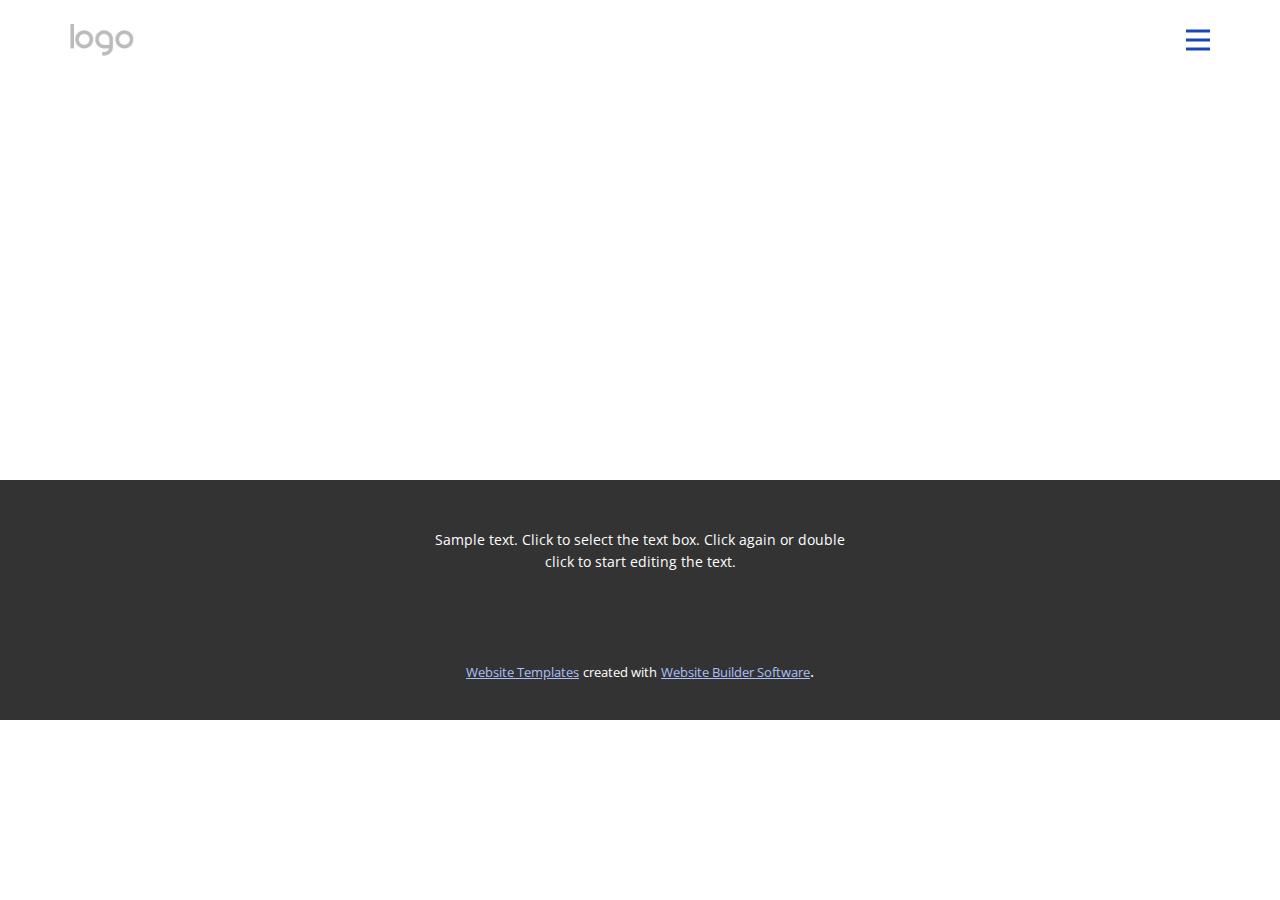
<file: Informazioni-su.html>
<!DOCTYPE html>
<html style="font-size: 16px;" lang="it"><head>
    <meta name="viewport" content="width=device-width, initial-scale=1.0">
    <meta charset="utf-8">
    <meta name="keywords" content="">
    <meta name="description" content="">
    <title>Informazioni su</title>
    <link rel="stylesheet" href="nicepage.css" media="screen">
<link rel="stylesheet" href="Informazioni-su.css" media="screen">
    <script class="u-script" type="text/javascript" src="jquery.js" defer=""></script>
    <script class="u-script" type="text/javascript" src="nicepage.js" defer=""></script>
    <meta name="generator" content="Nicepage 5.17.1, nicepage.com">
    <link id="u-theme-google-font" rel="stylesheet" href="https://fonts.googleapis.com/css?family=Oswald:200,300,400,500,600,700|Open+Sans:300,300i,400,400i,500,500i,600,600i,700,700i,800,800i">
    
    
    
    <script type="application/ld+json">{
		"@context": "http://schema.org",
		"@type": "Organization",
		"name": "",
		"logo": "images/default-logo.png"
}</script>
    <meta name="theme-color" content="#1847b8">
    <meta property="og:title" content="Informazioni su">
    <meta property="og:type" content="website">
  <meta data-intl-tel-input-cdn-path="intlTelInput/"></head>
  <body class="u-body u-xl-mode" data-lang="it"><header class="u-clearfix u-header u-header" id="sec-8ac9"><div class="u-clearfix u-sheet u-valign-middle u-sheet-1">
        <a href="https://nicepage.com" class="u-image u-logo u-image-1">
          <img src="images/default-logo.png" class="u-logo-image u-logo-image-1">
        </a>
        <nav class="u-menu u-menu-hamburger u-offcanvas u-menu-1" data-responsive-from="XL">
          <div class="menu-collapse" style="font-size: 1rem; letter-spacing: 0px; font-weight: 700; text-transform: uppercase;">
            <a class="u-button-style u-custom-border u-custom-border-color u-custom-borders u-custom-left-right-menu-spacing u-custom-padding-bottom u-custom-text-active-color u-custom-text-color u-custom-text-hover-color u-custom-top-bottom-menu-spacing u-nav-link u-text-active-palette-1-base u-text-hover-palette-2-base u-text-palette-1-base" href="#">
              <svg class="u-svg-link" viewBox="0 0 24 24"><use xmlns:xlink="http://www.w3.org/1999/xlink" xlink:href="#menu-hamburger"></use></svg>
              <svg class="u-svg-content" version="1.1" id="menu-hamburger" viewBox="0 0 16 16" x="0px" y="0px" xmlns:xlink="http://www.w3.org/1999/xlink" xmlns="http://www.w3.org/2000/svg"><g><rect y="1" width="16" height="2"></rect><rect y="7" width="16" height="2"></rect><rect y="13" width="16" height="2"></rect>
</g></svg>
            </a>
          </div>
          <div class="u-nav-container">
            <ul class="u-nav u-spacing-20 u-unstyled u-nav-1"><li class="u-nav-item"><a class="u-button-style u-nav-link u-text-active-palette-1-base u-text-grey-90 u-text-hover-palette-1-base" href="Home.html" style="padding: 10px;">Home</a>
</li><li class="u-nav-item"><a class="u-button-style u-nav-link u-text-active-palette-1-base u-text-grey-90 u-text-hover-palette-1-base" href="Informazioni-su.html" style="padding: 10px;">Informazioni su</a>
</li><li class="u-nav-item"><a class="u-button-style u-nav-link u-text-active-palette-1-base u-text-grey-90 u-text-hover-palette-1-base" href="Contatti.html" style="padding: 10px;">Contatti</a>
</li></ul>
          </div>
          <div class="u-nav-container-collapse">
            <div class="u-black u-container-style u-inner-container-layout u-opacity u-opacity-95 u-sidenav">
              <div class="u-inner-container-layout u-sidenav-overflow">
                <div class="u-menu-close"></div>
                <ul class="u-align-center u-nav u-popupmenu-items u-unstyled u-nav-2"><li class="u-nav-item"><a class="u-button-style u-nav-link" href="Home.html">Home</a>
</li><li class="u-nav-item"><a class="u-button-style u-nav-link" href="Informazioni-su.html">Informazioni su</a>
</li><li class="u-nav-item"><a class="u-button-style u-nav-link" href="Contatti.html">Contatti</a>
</li></ul>
              </div>
            </div>
            <div class="u-black u-menu-overlay u-opacity u-opacity-70"></div>
          </div>
        </nav>
      </div></header>
    <section class="u-clearfix u-section-1" id="sec-a983">
      <div class="u-clearfix u-sheet u-sheet-1"></div>
    </section>
    
    
    
    <footer class="u-align-center u-clearfix u-footer u-grey-80 u-footer" id="sec-60e0"><div class="u-clearfix u-sheet u-sheet-1">
        <p class="u-small-text u-text u-text-variant u-text-1">Sample text. Click to select the text box. Click again or double click to start editing the text.</p>
      </div></footer>
    <section class="u-backlink u-clearfix u-grey-80">
      <a class="u-link" href="https://nicepage.com/website-templates" target="_blank">
        <span>Website Templates</span>
      </a>
      <p class="u-text">
        <span>created with</span>
      </p>
      <a class="u-link" href="" target="_blank">
        <span>Website Builder Software</span>
      </a>. 
    </section>
  
</body></html>
</file>
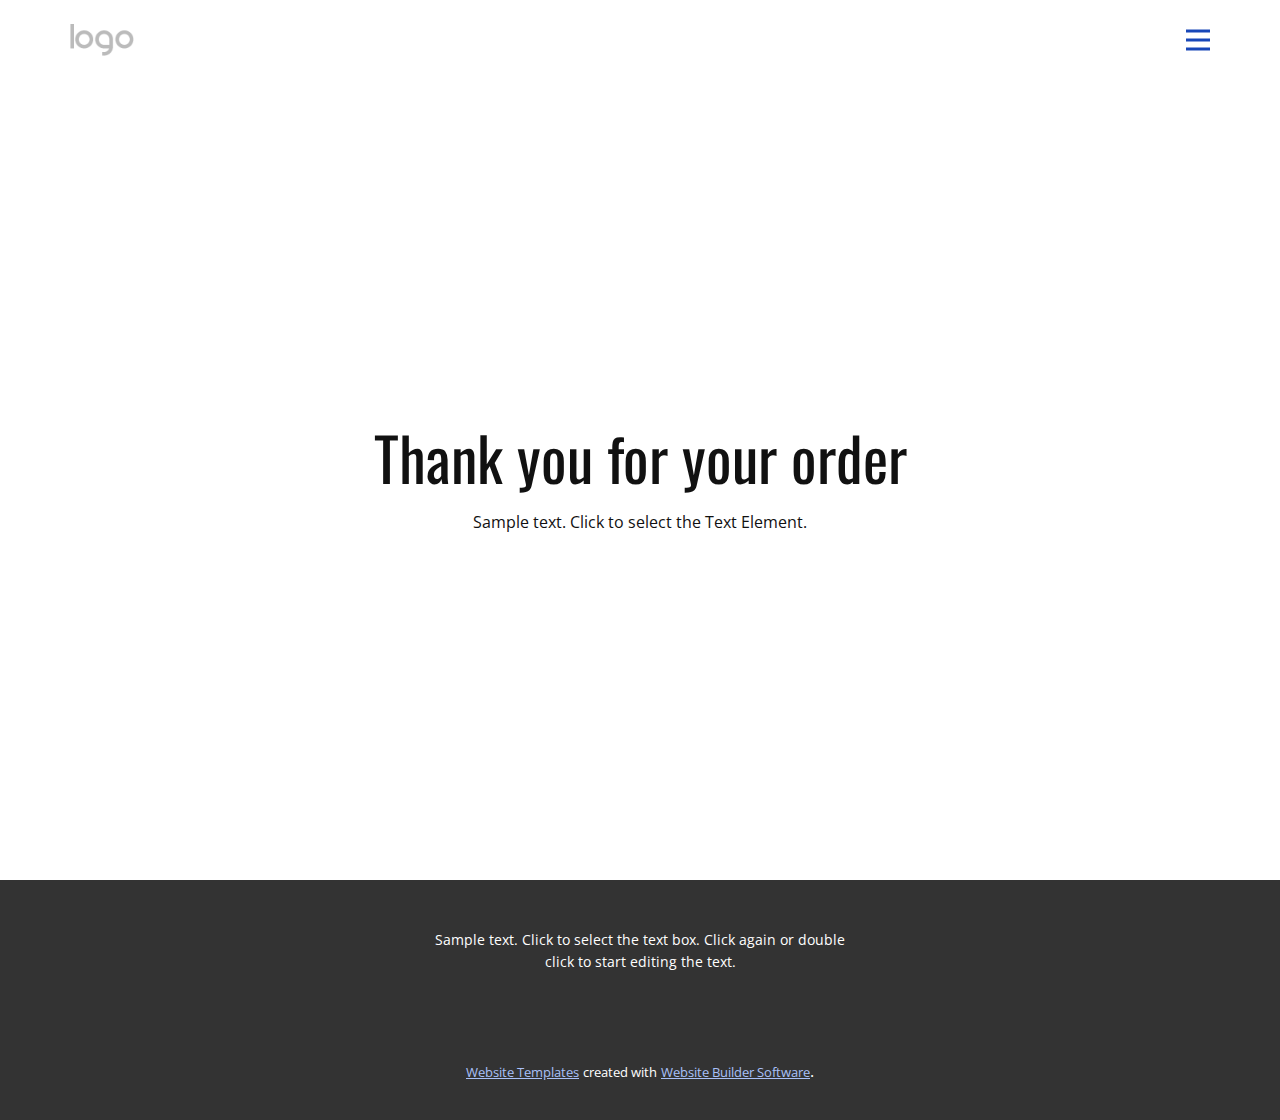
<file: thank-you-page.html>
<!DOCTYPE html>
<html style="font-size: 16px;" lang="it"><head>
    <meta name="viewport" content="width=device-width, initial-scale=1.0">
    <meta charset="utf-8">
    <meta name="keywords" content="Thank you for your order">
    <meta name="description" content="">
    <title>Thank You Page Template</title>
    <link rel="stylesheet" href="nicepage.css" media="screen">
<link rel="stylesheet" href="Thank-You-Page-Template.css" media="screen">
    <script class="u-script" type="text/javascript" src="jquery.js" defer=""></script>
    <script class="u-script" type="text/javascript" src="nicepage.js" defer=""></script>
    <meta name="generator" content="Nicepage 5.17.1, nicepage.com">
    <link id="u-theme-google-font" rel="stylesheet" href="https://fonts.googleapis.com/css?family=Oswald:200,300,400,500,600,700|Open+Sans:300,300i,400,400i,500,500i,600,600i,700,700i,800,800i">
    
    
    
    <script type="application/ld+json">{
		"@context": "http://schema.org",
		"@type": "Organization",
		"name": "",
		"logo": "images/default-logo.png"
}</script>
    <meta name="theme-color" content="#1847b8">
    <meta property="og:title" content="Thank You Page Template">
    <meta property="og:type" content="website">
  <meta data-intl-tel-input-cdn-path="intlTelInput/"></head>
  <body class="u-body u-xl-mode" data-lang="it"><header class="u-clearfix u-header u-header" id="sec-8ac9"><div class="u-clearfix u-sheet u-valign-middle u-sheet-1">
        <a href="https://nicepage.com" class="u-image u-logo u-image-1">
          <img src="images/default-logo.png" class="u-logo-image u-logo-image-1">
        </a>
        <nav class="u-menu u-menu-hamburger u-offcanvas u-menu-1" data-responsive-from="XL">
          <div class="menu-collapse" style="font-size: 1rem; letter-spacing: 0px; font-weight: 700; text-transform: uppercase;">
            <a class="u-button-style u-custom-border u-custom-border-color u-custom-borders u-custom-left-right-menu-spacing u-custom-padding-bottom u-custom-text-active-color u-custom-text-color u-custom-text-hover-color u-custom-top-bottom-menu-spacing u-nav-link u-text-active-palette-1-base u-text-hover-palette-2-base u-text-palette-1-base" href="#">
              <svg class="u-svg-link" viewBox="0 0 24 24"><use xmlns:xlink="http://www.w3.org/1999/xlink" xlink:href="#menu-hamburger"></use></svg>
              <svg class="u-svg-content" version="1.1" id="menu-hamburger" viewBox="0 0 16 16" x="0px" y="0px" xmlns:xlink="http://www.w3.org/1999/xlink" xmlns="http://www.w3.org/2000/svg"><g><rect y="1" width="16" height="2"></rect><rect y="7" width="16" height="2"></rect><rect y="13" width="16" height="2"></rect>
</g></svg>
            </a>
          </div>
          <div class="u-nav-container">
            <ul class="u-nav u-spacing-20 u-unstyled u-nav-1"><li class="u-nav-item"><a class="u-button-style u-nav-link u-text-active-palette-1-base u-text-grey-90 u-text-hover-palette-1-base" href="Home.html" style="padding: 10px;">Home</a>
</li><li class="u-nav-item"><a class="u-button-style u-nav-link u-text-active-palette-1-base u-text-grey-90 u-text-hover-palette-1-base" href="Informazioni-su.html" style="padding: 10px;">Informazioni su</a>
</li><li class="u-nav-item"><a class="u-button-style u-nav-link u-text-active-palette-1-base u-text-grey-90 u-text-hover-palette-1-base" href="Contatti.html" style="padding: 10px;">Contatti</a>
</li></ul>
          </div>
          <div class="u-nav-container-collapse">
            <div class="u-black u-container-style u-inner-container-layout u-opacity u-opacity-95 u-sidenav">
              <div class="u-inner-container-layout u-sidenav-overflow">
                <div class="u-menu-close"></div>
                <ul class="u-align-center u-nav u-popupmenu-items u-unstyled u-nav-2"><li class="u-nav-item"><a class="u-button-style u-nav-link" href="Home.html">Home</a>
</li><li class="u-nav-item"><a class="u-button-style u-nav-link" href="Informazioni-su.html">Informazioni su</a>
</li><li class="u-nav-item"><a class="u-button-style u-nav-link" href="Contatti.html">Contatti</a>
</li></ul>
              </div>
            </div>
            <div class="u-black u-menu-overlay u-opacity u-opacity-70"></div>
          </div>
        </nav>
      </div></header>
    <section class="u-align-center u-clearfix u-container-align-center u-section-1" id="sec-0111">
      <div class="u-clearfix u-sheet u-valign-middle u-sheet-1">
        <h2 class="u-align-center u-text u-text-default u-text-1"> Thank you for your order</h2>
        <p class="u-align-center u-text u-text-default u-text-2">Sample text. Click to select the Text Element.</p>
      </div>
    </section>
    
    
    
    <footer class="u-align-center u-clearfix u-footer u-grey-80 u-footer" id="sec-60e0"><div class="u-clearfix u-sheet u-sheet-1">
        <p class="u-small-text u-text u-text-variant u-text-1">Sample text. Click to select the text box. Click again or double click to start editing the text.</p>
      </div></footer>
    <section class="u-backlink u-clearfix u-grey-80">
      <a class="u-link" href="https://nicepage.com/website-templates" target="_blank">
        <span>Website Templates</span>
      </a>
      <p class="u-text">
        <span>created with</span>
      </p>
      <a class="u-link" href="" target="_blank">
        <span>Website Builder Software</span>
      </a>. 
    </section>
  
</body></html>
</file>
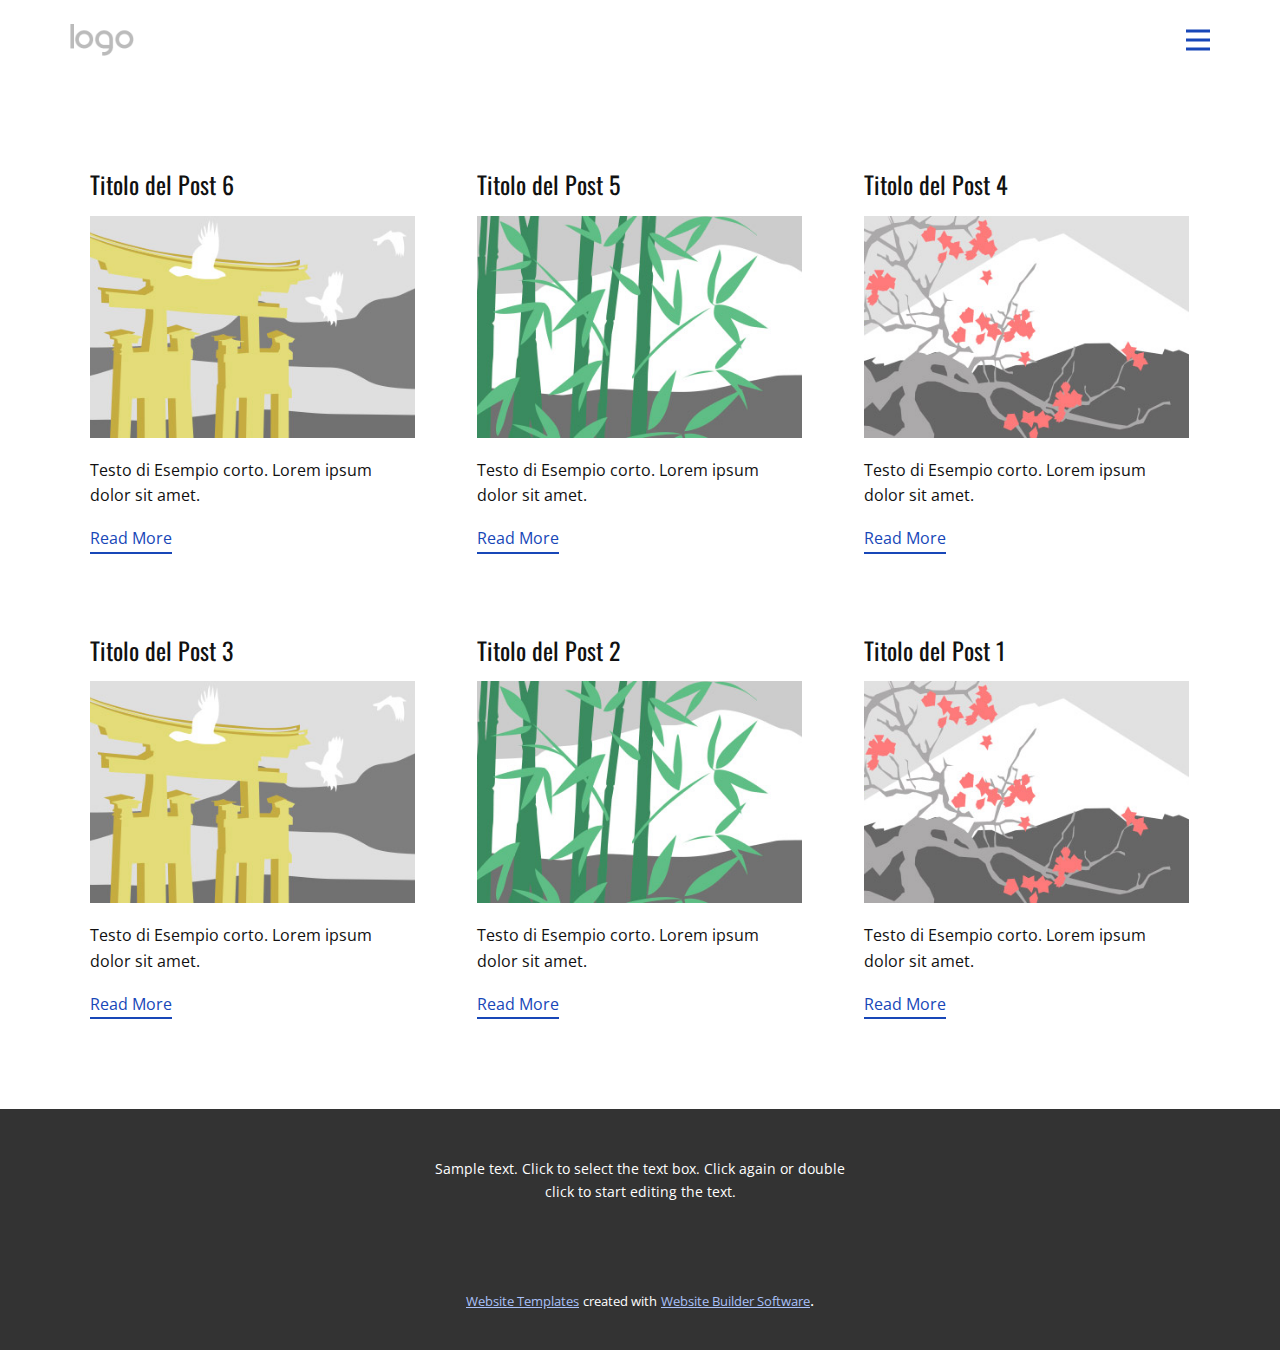
<file: blog/blog.html>
<!DOCTYPE html>
<html style="font-size: 16px;" lang="it"><head>
    <meta name="viewport" content="width=device-width, initial-scale=1.0">
    <meta charset="utf-8">
    <meta name="keywords" content="">
    <meta name="description" content="">
    <title>Blog Template</title>
    <link rel="stylesheet" href="../nicepage.css" media="screen">
<link rel="stylesheet" href="../Blog-Template.css" media="screen">
    <script class="u-script" type="text/javascript" src="../jquery.js" defer=""></script>
    <script class="u-script" type="text/javascript" src="../nicepage.js" defer=""></script>
    <meta name="generator" content="Nicepage 5.17.1, nicepage.com">
    <link id="u-theme-google-font" rel="stylesheet" href="https://fonts.googleapis.com/css?family=Oswald:200,300,400,500,600,700|Open+Sans:300,300i,400,400i,500,500i,600,600i,700,700i,800,800i">
    
    
    
    <script type="application/ld+json">{
		"@context": "http://schema.org",
		"@type": "Organization",
		"name": "",
		"logo": "images/default-logo.png"
}</script>
    <meta name="theme-color" content="#1847b8">
  <meta data-intl-tel-input-cdn-path="intlTelInput/"></head>
  <body class="u-body u-xl-mode" data-lang="it"><header class="u-clearfix u-header u-header" id="sec-8ac9"><div class="u-clearfix u-sheet u-valign-middle u-sheet-1">
        <a href="https://nicepage.com" class="u-image u-logo u-image-1">
          <img src="../images/default-logo.png" class="u-logo-image u-logo-image-1">
        </a>
        <nav class="u-menu u-menu-hamburger u-offcanvas u-menu-1" data-responsive-from="XL">
          <div class="menu-collapse" style="font-size: 1rem; letter-spacing: 0px; font-weight: 700; text-transform: uppercase;">
            <a class="u-button-style u-custom-border u-custom-border-color u-custom-borders u-custom-left-right-menu-spacing u-custom-padding-bottom u-custom-text-active-color u-custom-text-color u-custom-text-hover-color u-custom-top-bottom-menu-spacing u-nav-link u-text-active-palette-1-base u-text-hover-palette-2-base u-text-palette-1-base" href="#">
              <svg class="u-svg-link" viewBox="0 0 24 24"><use xmlns:xlink="http://www.w3.org/1999/xlink" xlink:href="#menu-hamburger"></use></svg>
              <svg class="u-svg-content" version="1.1" id="menu-hamburger" viewBox="0 0 16 16" x="0px" y="0px" xmlns:xlink="http://www.w3.org/1999/xlink" xmlns="http://www.w3.org/2000/svg"><g><rect y="1" width="16" height="2"></rect><rect y="7" width="16" height="2"></rect><rect y="13" width="16" height="2"></rect>
</g></svg>
            </a>
          </div>
          <div class="u-nav-container">
            <ul class="u-nav u-spacing-20 u-unstyled u-nav-1"><li class="u-nav-item"><a class="u-button-style u-nav-link u-text-active-palette-1-base u-text-grey-90 u-text-hover-palette-1-base" href="../Home.html" style="padding: 10px;">Home</a>
</li><li class="u-nav-item"><a class="u-button-style u-nav-link u-text-active-palette-1-base u-text-grey-90 u-text-hover-palette-1-base" href="../Informazioni-su.html" style="padding: 10px;">Informazioni su</a>
</li><li class="u-nav-item"><a class="u-button-style u-nav-link u-text-active-palette-1-base u-text-grey-90 u-text-hover-palette-1-base" href="../Contatti.html" style="padding: 10px;">Contatti</a>
</li></ul>
          </div>
          <div class="u-nav-container-collapse">
            <div class="u-black u-container-style u-inner-container-layout u-opacity u-opacity-95 u-sidenav">
              <div class="u-inner-container-layout u-sidenav-overflow">
                <div class="u-menu-close"></div>
                <ul class="u-align-center u-nav u-popupmenu-items u-unstyled u-nav-2"><li class="u-nav-item"><a class="u-button-style u-nav-link" href="../Home.html">Home</a>
</li><li class="u-nav-item"><a class="u-button-style u-nav-link" href="../Informazioni-su.html">Informazioni su</a>
</li><li class="u-nav-item"><a class="u-button-style u-nav-link" href="../Contatti.html">Contatti</a>
</li></ul>
              </div>
            </div>
            <div class="u-black u-menu-overlay u-opacity u-opacity-70"></div>
          </div>
        </nav>
      </div></header>
    <section class="u-clearfix u-section-1" id="sec-2b2c">
      <div class="u-clearfix u-sheet u-valign-middle u-sheet-1"><!--blog--><!--blog_options_json--><!--{"type":"Recent","source":"","tags":"","count":""}--><!--/blog_options_json-->
        <div class="u-blog u-expanded-width u-repeater u-repeater-1"><!--blog_post-->
          <div class="u-blog-post u-container-style u-repeater-item u-white u-repeater-item-1">
            <div class="u-container-layout u-similar-container u-valign-top u-container-layout-1"><!--blog_post_header-->
              <h4 class="u-blog-control u-text u-text-1">
                <a class="u-post-header-link" href="../blog/post-5.html">Titolo del Post 6</a>
              </h4><!--/blog_post_header--><!--blog_post_image-->
              <a class="u-post-header-link" href="../blog/post-5.html"><img alt="" class="u-blog-control u-expanded-width u-image u-image-default u-image-1" src="../images/8ad73f3c.jpeg"></a><!--/blog_post_image--><!--blog_post_content-->
              <div class="u-blog-control u-post-content u-text u-text-2 fr-view">Testo di Esempio corto. Lorem ipsum dolor sit amet.</div><!--/blog_post_content--><!--blog_post_readmore-->
              <a href="../blog/post-5.html" class="u-blog-control u-border-2 u-border-palette-1-base u-btn u-btn-rectangle u-button-style u-none u-btn-1"><!--blog_post_readmore_content--><!--options_json--><!--{"content":"Read More","defaultValue":"Leggi Tutto"}--><!--/options_json-->Read More<!--/blog_post_readmore_content--></a><!--/blog_post_readmore-->
            </div>
          </div><div class="u-blog-post u-container-style u-repeater-item u-video-cover u-white">
            <div class="u-container-layout u-similar-container u-valign-top u-container-layout-2"><!--blog_post_header-->
              <h4 class="u-blog-control u-text u-text-3">
                <a class="u-post-header-link" href="../blog/post-4.html">Titolo del Post 5</a>
              </h4><!--/blog_post_header--><!--blog_post_image-->
              <a class="u-post-header-link" href="../blog/post-4.html"><img alt="" class="u-blog-control u-expanded-width u-image u-image-default u-image-2" src="../images/68f64b9d.jpeg"></a><!--/blog_post_image--><!--blog_post_content-->
              <div class="u-blog-control u-post-content u-text u-text-4 fr-view">Testo di Esempio corto. Lorem ipsum dolor sit amet.</div><!--/blog_post_content--><!--blog_post_readmore-->
              <a href="../blog/post-4.html" class="u-blog-control u-border-2 u-border-palette-1-base u-btn u-btn-rectangle u-button-style u-none u-btn-2"><!--blog_post_readmore_content--><!--options_json--><!--{"content":"Read More","defaultValue":"Leggi Tutto"}--><!--/options_json-->Read More<!--/blog_post_readmore_content--></a><!--/blog_post_readmore-->
            </div>
          </div><div class="u-blog-post u-container-style u-repeater-item u-video-cover u-white">
            <div class="u-container-layout u-similar-container u-valign-top u-container-layout-3"><!--blog_post_header-->
              <h4 class="u-blog-control u-text u-text-5">
                <a class="u-post-header-link" href="../blog/post-3.html">Titolo del Post 4</a>
              </h4><!--/blog_post_header--><!--blog_post_image-->
              <a class="u-post-header-link" href="../blog/post-3.html"><img alt="" class="u-blog-control u-expanded-width u-image u-image-default u-image-3" src="../images/0fd3416c.jpeg"></a><!--/blog_post_image--><!--blog_post_content-->
              <div class="u-blog-control u-post-content u-text u-text-6 fr-view">Testo di Esempio corto. Lorem ipsum dolor sit amet.</div><!--/blog_post_content--><!--blog_post_readmore-->
              <a href="../blog/post-3.html" class="u-blog-control u-border-2 u-border-palette-1-base u-btn u-btn-rectangle u-button-style u-none u-btn-3"><!--blog_post_readmore_content--><!--options_json--><!--{"content":"Read More","defaultValue":"Leggi Tutto"}--><!--/options_json-->Read More<!--/blog_post_readmore_content--></a><!--/blog_post_readmore-->
            </div>
          </div><div class="u-blog-post u-container-style u-repeater-item u-white u-repeater-item-1">
            <div class="u-container-layout u-similar-container u-valign-top u-container-layout-1"><!--blog_post_header-->
              <h4 class="u-blog-control u-text u-text-1">
                <a class="u-post-header-link" href="../blog/post-2.html">Titolo del Post 3</a>
              </h4><!--/blog_post_header--><!--blog_post_image-->
              <a class="u-post-header-link" href="../blog/post-2.html"><img alt="" class="u-blog-control u-expanded-width u-image u-image-default u-image-1" src="../images/8ad73f3c.jpeg"></a><!--/blog_post_image--><!--blog_post_content-->
              <div class="u-blog-control u-post-content u-text u-text-2 fr-view">Testo di Esempio corto. Lorem ipsum dolor sit amet.</div><!--/blog_post_content--><!--blog_post_readmore-->
              <a href="../blog/post-2.html" class="u-blog-control u-border-2 u-border-palette-1-base u-btn u-btn-rectangle u-button-style u-none u-btn-1"><!--blog_post_readmore_content--><!--options_json--><!--{"content":"Read More","defaultValue":"Leggi Tutto"}--><!--/options_json-->Read More<!--/blog_post_readmore_content--></a><!--/blog_post_readmore-->
            </div>
          </div><div class="u-blog-post u-container-style u-repeater-item u-video-cover u-white">
            <div class="u-container-layout u-similar-container u-valign-top u-container-layout-2"><!--blog_post_header-->
              <h4 class="u-blog-control u-text u-text-3">
                <a class="u-post-header-link" href="../blog/post-1.html">Titolo del Post 2</a>
              </h4><!--/blog_post_header--><!--blog_post_image-->
              <a class="u-post-header-link" href="../blog/post-1.html"><img alt="" class="u-blog-control u-expanded-width u-image u-image-default u-image-2" src="../images/68f64b9d.jpeg"></a><!--/blog_post_image--><!--blog_post_content-->
              <div class="u-blog-control u-post-content u-text u-text-4 fr-view">Testo di Esempio corto. Lorem ipsum dolor sit amet.</div><!--/blog_post_content--><!--blog_post_readmore-->
              <a href="../blog/post-1.html" class="u-blog-control u-border-2 u-border-palette-1-base u-btn u-btn-rectangle u-button-style u-none u-btn-2"><!--blog_post_readmore_content--><!--options_json--><!--{"content":"Read More","defaultValue":"Leggi Tutto"}--><!--/options_json-->Read More<!--/blog_post_readmore_content--></a><!--/blog_post_readmore-->
            </div>
          </div><div class="u-blog-post u-container-style u-repeater-item u-video-cover u-white">
            <div class="u-container-layout u-similar-container u-valign-top u-container-layout-3"><!--blog_post_header-->
              <h4 class="u-blog-control u-text u-text-5">
                <a class="u-post-header-link" href="../blog/post.html">Titolo del Post 1</a>
              </h4><!--/blog_post_header--><!--blog_post_image-->
              <a class="u-post-header-link" href="../blog/post.html"><img alt="" class="u-blog-control u-expanded-width u-image u-image-default u-image-3" src="../images/0fd3416c.jpeg"></a><!--/blog_post_image--><!--blog_post_content-->
              <div class="u-blog-control u-post-content u-text u-text-6 fr-view">Testo di Esempio corto. Lorem ipsum dolor sit amet.</div><!--/blog_post_content--><!--blog_post_readmore-->
              <a href="../blog/post.html" class="u-blog-control u-border-2 u-border-palette-1-base u-btn u-btn-rectangle u-button-style u-none u-btn-3"><!--blog_post_readmore_content--><!--options_json--><!--{"content":"Read More","defaultValue":"Leggi Tutto"}--><!--/options_json-->Read More<!--/blog_post_readmore_content--></a><!--/blog_post_readmore-->
            </div>
          </div><!--/blog_post--><!--blog_post-->
          <!--/blog_post--><!--blog_post-->
          <!--/blog_post-->
        </div><!--/blog-->
      </div>
    </section>
    
    
    
    <footer class="u-align-center u-clearfix u-footer u-grey-80 u-footer" id="sec-60e0"><div class="u-clearfix u-sheet u-sheet-1">
        <p class="u-small-text u-text u-text-variant u-text-1">Sample text. Click to select the text box. Click again or double click to start editing the text.</p>
      </div></footer>
    <section class="u-backlink u-clearfix u-grey-80">
      <a class="u-link" href="https://nicepage.com/website-templates" target="_blank">
        <span>Website Templates</span>
      </a>
      <p class="u-text">
        <span>created with</span>
      </p>
      <a class="u-link" href="" target="_blank">
        <span>Website Builder Software</span>
      </a>. 
    </section>
  
</body></html>
</file>
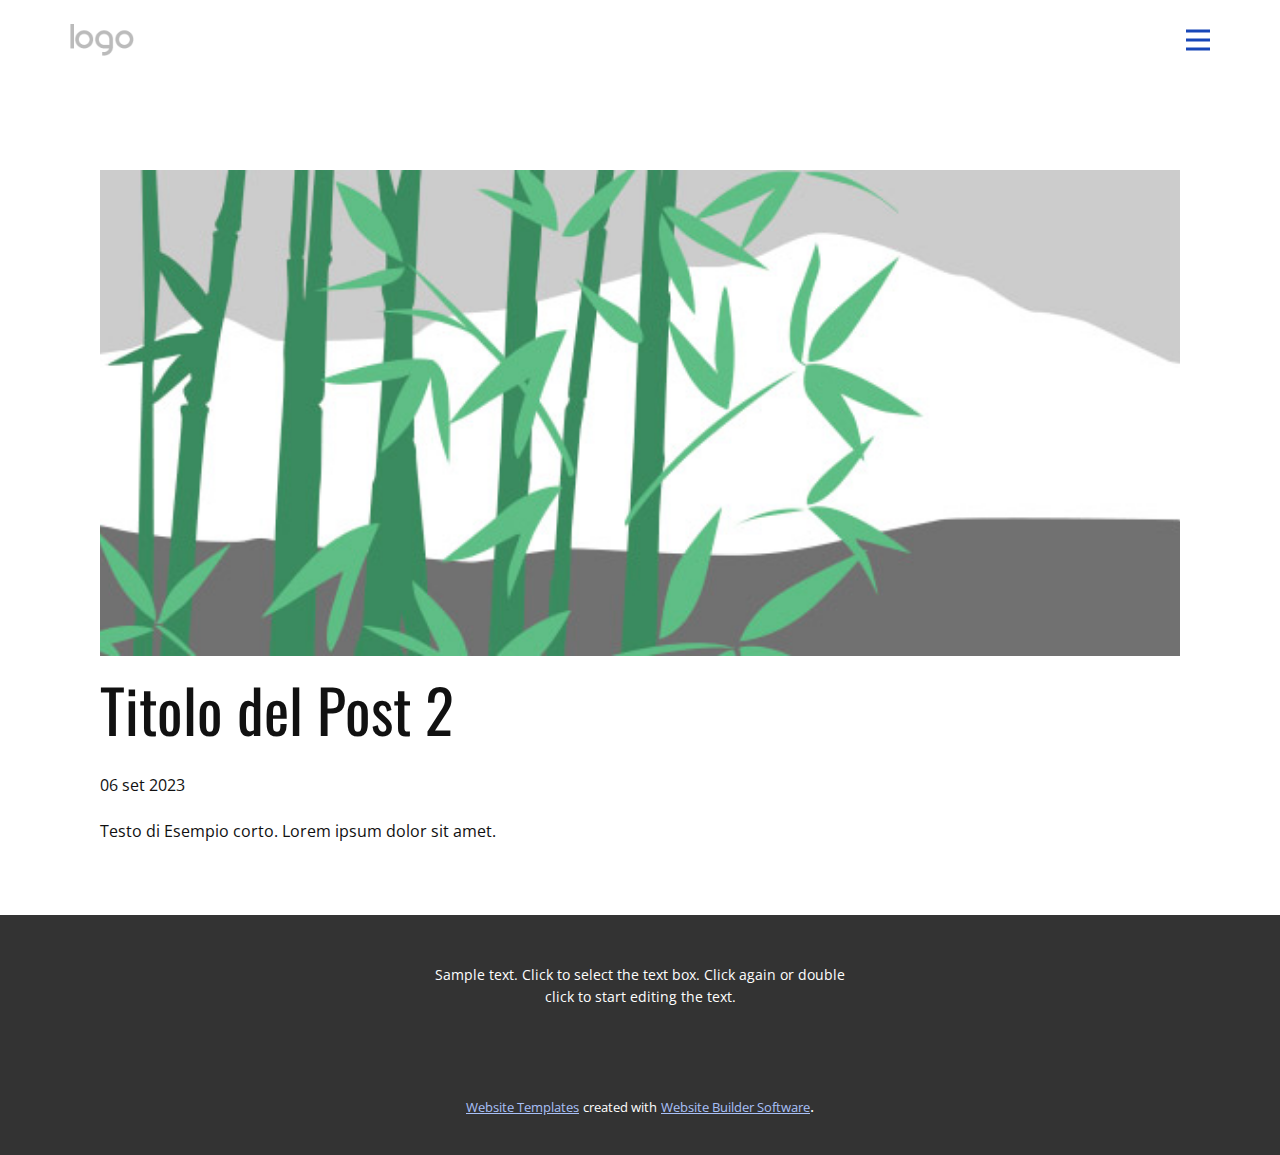
<file: blog/post-1.html>
<!DOCTYPE html>
<html style="font-size: 16px;" lang="it"><head>
    <meta name="viewport" content="width=device-width, initial-scale=1.0">
    <meta charset="utf-8">
    <meta name="keywords" content="Titolo del Post 1">
    <meta name="description" content="">
    <title>Titolo del Post 2</title>
    <link rel="stylesheet" href="../nicepage.css" media="screen">
<link rel="stylesheet" href="../Post-Template.css" media="screen">
    <script class="u-script" type="text/javascript" src="../jquery.js" defer=""></script>
    <script class="u-script" type="text/javascript" src="../nicepage.js" defer=""></script>
    <meta name="generator" content="Nicepage 5.17.1, nicepage.com">
    <link id="u-theme-google-font" rel="stylesheet" href="https://fonts.googleapis.com/css?family=Oswald:200,300,400,500,600,700|Open+Sans:300,300i,400,400i,500,500i,600,600i,700,700i,800,800i">
    
    
    
    <script type="application/ld+json">{
		"@context": "http://schema.org",
		"@type": "Organization",
		"name": "",
		"logo": "images/default-logo.png"
}</script>
    <meta name="theme-color" content="#1847b8">
  <meta data-intl-tel-input-cdn-path="intlTelInput/"></head>
  <body class="u-body u-xl-mode" data-lang="it"><header class="u-clearfix u-header u-header" id="sec-8ac9"><div class="u-clearfix u-sheet u-valign-middle u-sheet-1">
        <a href="https://nicepage.com" class="u-image u-logo u-image-1">
          <img src="../images/default-logo.png" class="u-logo-image u-logo-image-1">
        </a>
        <nav class="u-menu u-menu-hamburger u-offcanvas u-menu-1" data-responsive-from="XL">
          <div class="menu-collapse" style="font-size: 1rem; letter-spacing: 0px; font-weight: 700; text-transform: uppercase;">
            <a class="u-button-style u-custom-border u-custom-border-color u-custom-borders u-custom-left-right-menu-spacing u-custom-padding-bottom u-custom-text-active-color u-custom-text-color u-custom-text-hover-color u-custom-top-bottom-menu-spacing u-nav-link u-text-active-palette-1-base u-text-hover-palette-2-base u-text-palette-1-base" href="#">
              <svg class="u-svg-link" viewBox="0 0 24 24"><use xmlns:xlink="http://www.w3.org/1999/xlink" xlink:href="#menu-hamburger"></use></svg>
              <svg class="u-svg-content" version="1.1" id="menu-hamburger" viewBox="0 0 16 16" x="0px" y="0px" xmlns:xlink="http://www.w3.org/1999/xlink" xmlns="http://www.w3.org/2000/svg"><g><rect y="1" width="16" height="2"></rect><rect y="7" width="16" height="2"></rect><rect y="13" width="16" height="2"></rect>
</g></svg>
            </a>
          </div>
          <div class="u-nav-container">
            <ul class="u-nav u-spacing-20 u-unstyled u-nav-1"><li class="u-nav-item"><a class="u-button-style u-nav-link u-text-active-palette-1-base u-text-grey-90 u-text-hover-palette-1-base" href="../Home.html" style="padding: 10px;">Home</a>
</li><li class="u-nav-item"><a class="u-button-style u-nav-link u-text-active-palette-1-base u-text-grey-90 u-text-hover-palette-1-base" href="../Informazioni-su.html" style="padding: 10px;">Informazioni su</a>
</li><li class="u-nav-item"><a class="u-button-style u-nav-link u-text-active-palette-1-base u-text-grey-90 u-text-hover-palette-1-base" href="../Contatti.html" style="padding: 10px;">Contatti</a>
</li></ul>
          </div>
          <div class="u-nav-container-collapse">
            <div class="u-black u-container-style u-inner-container-layout u-opacity u-opacity-95 u-sidenav">
              <div class="u-inner-container-layout u-sidenav-overflow">
                <div class="u-menu-close"></div>
                <ul class="u-align-center u-nav u-popupmenu-items u-unstyled u-nav-2"><li class="u-nav-item"><a class="u-button-style u-nav-link" href="../Home.html">Home</a>
</li><li class="u-nav-item"><a class="u-button-style u-nav-link" href="../Informazioni-su.html">Informazioni su</a>
</li><li class="u-nav-item"><a class="u-button-style u-nav-link" href="../Contatti.html">Contatti</a>
</li></ul>
              </div>
            </div>
            <div class="u-black u-menu-overlay u-opacity u-opacity-70"></div>
          </div>
        </nav>
      </div></header>
    <section class="u-align-center u-clearfix u-section-1" id="sec-d43c">
      <div class="u-clearfix u-sheet u-valign-middle-md u-valign-middle-sm u-valign-middle-xs u-sheet-1"><!--post_details--><!--post_details_options_json--><!--{"source":""}--><!--/post_details_options_json--><!--blog_post-->
        <div class="u-container-style u-expanded-width u-post-details u-post-details-1">
          <div class="u-container-layout u-valign-middle u-container-layout-1"><!--blog_post_image-->
            <img alt="" class="u-blog-control u-expanded-width u-image u-image-default u-image-1" src="../images/68f64b9d.jpeg"><!--/blog_post_image--><!--blog_post_header-->
            <h2 class="u-blog-control u-text u-text-1">Titolo del Post 2</h2><!--/blog_post_header--><!--blog_post_metadata-->
            <div class="u-blog-control u-metadata u-metadata-1"><!--blog_post_metadata_date-->
              <span class="u-meta-date u-meta-icon">06 set 2023</span><!--/blog_post_metadata_date--><!--blog_post_metadata_category-->
              <!--/blog_post_metadata_category--><!--blog_post_metadata_comments-->
              <!--/blog_post_metadata_comments-->
            </div><!--/blog_post_metadata--><!--blog_post_content-->
            <div class="u-align-justify u-blog-control u-post-content u-text u-text-2 fr-view">
  Testo di Esempio corto. Lorem ipsum dolor sit amet.
  </div><!--/blog_post_content-->
          </div>
        </div><!--/blog_post--><!--/post_details-->
      </div>
    </section>
    
    
    
    <footer class="u-align-center u-clearfix u-footer u-grey-80 u-footer" id="sec-60e0"><div class="u-clearfix u-sheet u-sheet-1">
        <p class="u-small-text u-text u-text-variant u-text-1">Sample text. Click to select the text box. Click again or double click to start editing the text.</p>
      </div></footer>
    <section class="u-backlink u-clearfix u-grey-80">
      <a class="u-link" href="https://nicepage.com/website-templates" target="_blank">
        <span>Website Templates</span>
      </a>
      <p class="u-text">
        <span>created with</span>
      </p>
      <a class="u-link" href="" target="_blank">
        <span>Website Builder Software</span>
      </a>. 
    </section>
  
</body></html>
</file>
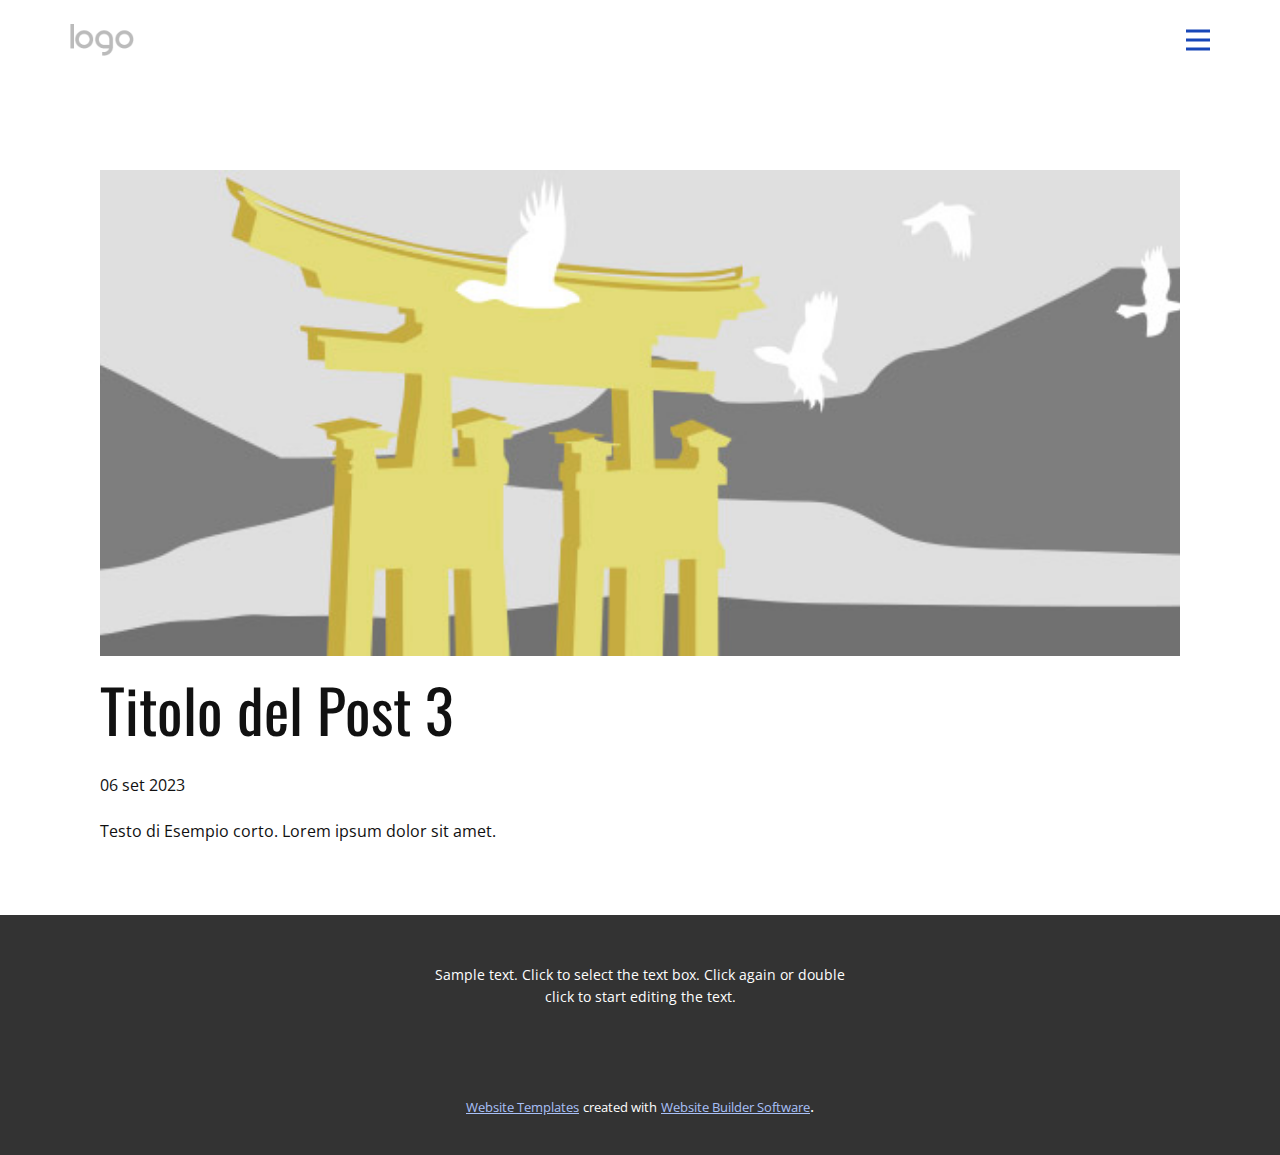
<file: blog/post-2.html>
<!DOCTYPE html>
<html style="font-size: 16px;" lang="it"><head>
    <meta name="viewport" content="width=device-width, initial-scale=1.0">
    <meta charset="utf-8">
    <meta name="keywords" content="Titolo del Post 1">
    <meta name="description" content="">
    <title>Titolo del Post 3</title>
    <link rel="stylesheet" href="../nicepage.css" media="screen">
<link rel="stylesheet" href="../Post-Template.css" media="screen">
    <script class="u-script" type="text/javascript" src="../jquery.js" defer=""></script>
    <script class="u-script" type="text/javascript" src="../nicepage.js" defer=""></script>
    <meta name="generator" content="Nicepage 5.17.1, nicepage.com">
    <link id="u-theme-google-font" rel="stylesheet" href="https://fonts.googleapis.com/css?family=Oswald:200,300,400,500,600,700|Open+Sans:300,300i,400,400i,500,500i,600,600i,700,700i,800,800i">
    
    
    
    <script type="application/ld+json">{
		"@context": "http://schema.org",
		"@type": "Organization",
		"name": "",
		"logo": "images/default-logo.png"
}</script>
    <meta name="theme-color" content="#1847b8">
  <meta data-intl-tel-input-cdn-path="intlTelInput/"></head>
  <body class="u-body u-xl-mode" data-lang="it"><header class="u-clearfix u-header u-header" id="sec-8ac9"><div class="u-clearfix u-sheet u-valign-middle u-sheet-1">
        <a href="https://nicepage.com" class="u-image u-logo u-image-1">
          <img src="../images/default-logo.png" class="u-logo-image u-logo-image-1">
        </a>
        <nav class="u-menu u-menu-hamburger u-offcanvas u-menu-1" data-responsive-from="XL">
          <div class="menu-collapse" style="font-size: 1rem; letter-spacing: 0px; font-weight: 700; text-transform: uppercase;">
            <a class="u-button-style u-custom-border u-custom-border-color u-custom-borders u-custom-left-right-menu-spacing u-custom-padding-bottom u-custom-text-active-color u-custom-text-color u-custom-text-hover-color u-custom-top-bottom-menu-spacing u-nav-link u-text-active-palette-1-base u-text-hover-palette-2-base u-text-palette-1-base" href="#">
              <svg class="u-svg-link" viewBox="0 0 24 24"><use xmlns:xlink="http://www.w3.org/1999/xlink" xlink:href="#menu-hamburger"></use></svg>
              <svg class="u-svg-content" version="1.1" id="menu-hamburger" viewBox="0 0 16 16" x="0px" y="0px" xmlns:xlink="http://www.w3.org/1999/xlink" xmlns="http://www.w3.org/2000/svg"><g><rect y="1" width="16" height="2"></rect><rect y="7" width="16" height="2"></rect><rect y="13" width="16" height="2"></rect>
</g></svg>
            </a>
          </div>
          <div class="u-nav-container">
            <ul class="u-nav u-spacing-20 u-unstyled u-nav-1"><li class="u-nav-item"><a class="u-button-style u-nav-link u-text-active-palette-1-base u-text-grey-90 u-text-hover-palette-1-base" href="../Home.html" style="padding: 10px;">Home</a>
</li><li class="u-nav-item"><a class="u-button-style u-nav-link u-text-active-palette-1-base u-text-grey-90 u-text-hover-palette-1-base" href="../Informazioni-su.html" style="padding: 10px;">Informazioni su</a>
</li><li class="u-nav-item"><a class="u-button-style u-nav-link u-text-active-palette-1-base u-text-grey-90 u-text-hover-palette-1-base" href="../Contatti.html" style="padding: 10px;">Contatti</a>
</li></ul>
          </div>
          <div class="u-nav-container-collapse">
            <div class="u-black u-container-style u-inner-container-layout u-opacity u-opacity-95 u-sidenav">
              <div class="u-inner-container-layout u-sidenav-overflow">
                <div class="u-menu-close"></div>
                <ul class="u-align-center u-nav u-popupmenu-items u-unstyled u-nav-2"><li class="u-nav-item"><a class="u-button-style u-nav-link" href="../Home.html">Home</a>
</li><li class="u-nav-item"><a class="u-button-style u-nav-link" href="../Informazioni-su.html">Informazioni su</a>
</li><li class="u-nav-item"><a class="u-button-style u-nav-link" href="../Contatti.html">Contatti</a>
</li></ul>
              </div>
            </div>
            <div class="u-black u-menu-overlay u-opacity u-opacity-70"></div>
          </div>
        </nav>
      </div></header>
    <section class="u-align-center u-clearfix u-section-1" id="sec-d43c">
      <div class="u-clearfix u-sheet u-valign-middle-md u-valign-middle-sm u-valign-middle-xs u-sheet-1"><!--post_details--><!--post_details_options_json--><!--{"source":""}--><!--/post_details_options_json--><!--blog_post-->
        <div class="u-container-style u-expanded-width u-post-details u-post-details-1">
          <div class="u-container-layout u-valign-middle u-container-layout-1"><!--blog_post_image-->
            <img alt="" class="u-blog-control u-expanded-width u-image u-image-default u-image-1" src="../images/8ad73f3c.jpeg"><!--/blog_post_image--><!--blog_post_header-->
            <h2 class="u-blog-control u-text u-text-1">Titolo del Post 3</h2><!--/blog_post_header--><!--blog_post_metadata-->
            <div class="u-blog-control u-metadata u-metadata-1"><!--blog_post_metadata_date-->
              <span class="u-meta-date u-meta-icon">06 set 2023</span><!--/blog_post_metadata_date--><!--blog_post_metadata_category-->
              <!--/blog_post_metadata_category--><!--blog_post_metadata_comments-->
              <!--/blog_post_metadata_comments-->
            </div><!--/blog_post_metadata--><!--blog_post_content-->
            <div class="u-align-justify u-blog-control u-post-content u-text u-text-2 fr-view">
  Testo di Esempio corto. Lorem ipsum dolor sit amet.
  </div><!--/blog_post_content-->
          </div>
        </div><!--/blog_post--><!--/post_details-->
      </div>
    </section>
    
    
    
    <footer class="u-align-center u-clearfix u-footer u-grey-80 u-footer" id="sec-60e0"><div class="u-clearfix u-sheet u-sheet-1">
        <p class="u-small-text u-text u-text-variant u-text-1">Sample text. Click to select the text box. Click again or double click to start editing the text.</p>
      </div></footer>
    <section class="u-backlink u-clearfix u-grey-80">
      <a class="u-link" href="https://nicepage.com/website-templates" target="_blank">
        <span>Website Templates</span>
      </a>
      <p class="u-text">
        <span>created with</span>
      </p>
      <a class="u-link" href="" target="_blank">
        <span>Website Builder Software</span>
      </a>. 
    </section>
  
</body></html>
</file>
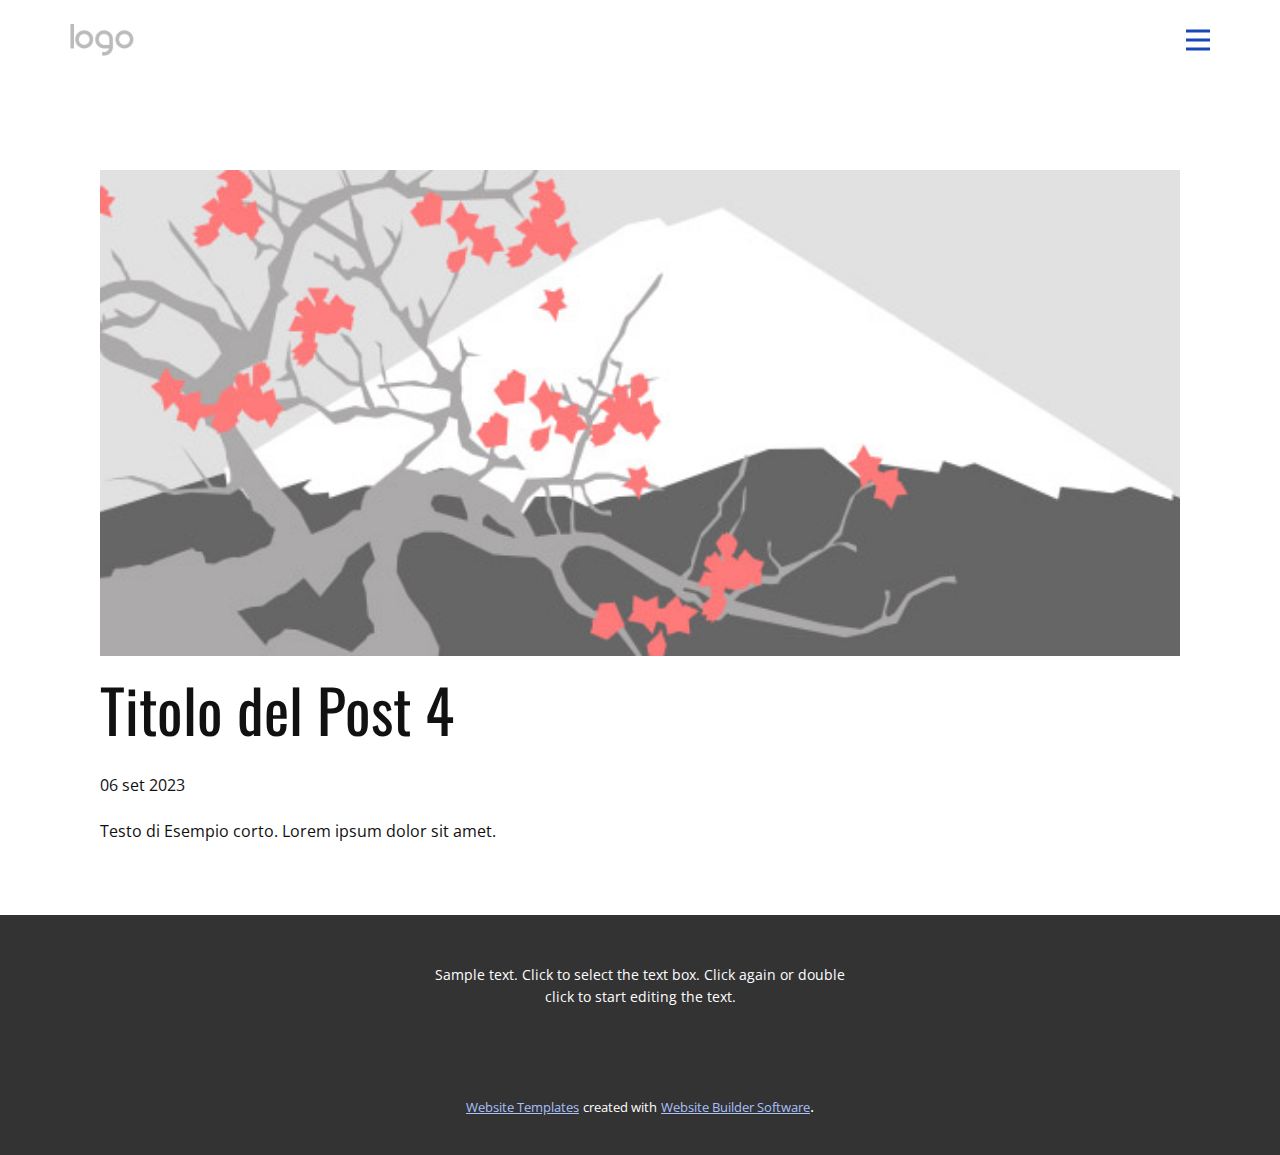
<file: blog/post-3.html>
<!DOCTYPE html>
<html style="font-size: 16px;" lang="it"><head>
    <meta name="viewport" content="width=device-width, initial-scale=1.0">
    <meta charset="utf-8">
    <meta name="keywords" content="Titolo del Post 1">
    <meta name="description" content="">
    <title>Titolo del Post 4</title>
    <link rel="stylesheet" href="../nicepage.css" media="screen">
<link rel="stylesheet" href="../Post-Template.css" media="screen">
    <script class="u-script" type="text/javascript" src="../jquery.js" defer=""></script>
    <script class="u-script" type="text/javascript" src="../nicepage.js" defer=""></script>
    <meta name="generator" content="Nicepage 5.17.1, nicepage.com">
    <link id="u-theme-google-font" rel="stylesheet" href="https://fonts.googleapis.com/css?family=Oswald:200,300,400,500,600,700|Open+Sans:300,300i,400,400i,500,500i,600,600i,700,700i,800,800i">
    
    
    
    <script type="application/ld+json">{
		"@context": "http://schema.org",
		"@type": "Organization",
		"name": "",
		"logo": "images/default-logo.png"
}</script>
    <meta name="theme-color" content="#1847b8">
  <meta data-intl-tel-input-cdn-path="intlTelInput/"></head>
  <body class="u-body u-xl-mode" data-lang="it"><header class="u-clearfix u-header u-header" id="sec-8ac9"><div class="u-clearfix u-sheet u-valign-middle u-sheet-1">
        <a href="https://nicepage.com" class="u-image u-logo u-image-1">
          <img src="../images/default-logo.png" class="u-logo-image u-logo-image-1">
        </a>
        <nav class="u-menu u-menu-hamburger u-offcanvas u-menu-1" data-responsive-from="XL">
          <div class="menu-collapse" style="font-size: 1rem; letter-spacing: 0px; font-weight: 700; text-transform: uppercase;">
            <a class="u-button-style u-custom-border u-custom-border-color u-custom-borders u-custom-left-right-menu-spacing u-custom-padding-bottom u-custom-text-active-color u-custom-text-color u-custom-text-hover-color u-custom-top-bottom-menu-spacing u-nav-link u-text-active-palette-1-base u-text-hover-palette-2-base u-text-palette-1-base" href="#">
              <svg class="u-svg-link" viewBox="0 0 24 24"><use xmlns:xlink="http://www.w3.org/1999/xlink" xlink:href="#menu-hamburger"></use></svg>
              <svg class="u-svg-content" version="1.1" id="menu-hamburger" viewBox="0 0 16 16" x="0px" y="0px" xmlns:xlink="http://www.w3.org/1999/xlink" xmlns="http://www.w3.org/2000/svg"><g><rect y="1" width="16" height="2"></rect><rect y="7" width="16" height="2"></rect><rect y="13" width="16" height="2"></rect>
</g></svg>
            </a>
          </div>
          <div class="u-nav-container">
            <ul class="u-nav u-spacing-20 u-unstyled u-nav-1"><li class="u-nav-item"><a class="u-button-style u-nav-link u-text-active-palette-1-base u-text-grey-90 u-text-hover-palette-1-base" href="../Home.html" style="padding: 10px;">Home</a>
</li><li class="u-nav-item"><a class="u-button-style u-nav-link u-text-active-palette-1-base u-text-grey-90 u-text-hover-palette-1-base" href="../Informazioni-su.html" style="padding: 10px;">Informazioni su</a>
</li><li class="u-nav-item"><a class="u-button-style u-nav-link u-text-active-palette-1-base u-text-grey-90 u-text-hover-palette-1-base" href="../Contatti.html" style="padding: 10px;">Contatti</a>
</li></ul>
          </div>
          <div class="u-nav-container-collapse">
            <div class="u-black u-container-style u-inner-container-layout u-opacity u-opacity-95 u-sidenav">
              <div class="u-inner-container-layout u-sidenav-overflow">
                <div class="u-menu-close"></div>
                <ul class="u-align-center u-nav u-popupmenu-items u-unstyled u-nav-2"><li class="u-nav-item"><a class="u-button-style u-nav-link" href="../Home.html">Home</a>
</li><li class="u-nav-item"><a class="u-button-style u-nav-link" href="../Informazioni-su.html">Informazioni su</a>
</li><li class="u-nav-item"><a class="u-button-style u-nav-link" href="../Contatti.html">Contatti</a>
</li></ul>
              </div>
            </div>
            <div class="u-black u-menu-overlay u-opacity u-opacity-70"></div>
          </div>
        </nav>
      </div></header>
    <section class="u-align-center u-clearfix u-section-1" id="sec-d43c">
      <div class="u-clearfix u-sheet u-valign-middle-md u-valign-middle-sm u-valign-middle-xs u-sheet-1"><!--post_details--><!--post_details_options_json--><!--{"source":""}--><!--/post_details_options_json--><!--blog_post-->
        <div class="u-container-style u-expanded-width u-post-details u-post-details-1">
          <div class="u-container-layout u-valign-middle u-container-layout-1"><!--blog_post_image-->
            <img alt="" class="u-blog-control u-expanded-width u-image u-image-default u-image-1" src="../images/0fd3416c.jpeg"><!--/blog_post_image--><!--blog_post_header-->
            <h2 class="u-blog-control u-text u-text-1">Titolo del Post 4</h2><!--/blog_post_header--><!--blog_post_metadata-->
            <div class="u-blog-control u-metadata u-metadata-1"><!--blog_post_metadata_date-->
              <span class="u-meta-date u-meta-icon">06 set 2023</span><!--/blog_post_metadata_date--><!--blog_post_metadata_category-->
              <!--/blog_post_metadata_category--><!--blog_post_metadata_comments-->
              <!--/blog_post_metadata_comments-->
            </div><!--/blog_post_metadata--><!--blog_post_content-->
            <div class="u-align-justify u-blog-control u-post-content u-text u-text-2 fr-view">
  Testo di Esempio corto. Lorem ipsum dolor sit amet.
  </div><!--/blog_post_content-->
          </div>
        </div><!--/blog_post--><!--/post_details-->
      </div>
    </section>
    
    
    
    <footer class="u-align-center u-clearfix u-footer u-grey-80 u-footer" id="sec-60e0"><div class="u-clearfix u-sheet u-sheet-1">
        <p class="u-small-text u-text u-text-variant u-text-1">Sample text. Click to select the text box. Click again or double click to start editing the text.</p>
      </div></footer>
    <section class="u-backlink u-clearfix u-grey-80">
      <a class="u-link" href="https://nicepage.com/website-templates" target="_blank">
        <span>Website Templates</span>
      </a>
      <p class="u-text">
        <span>created with</span>
      </p>
      <a class="u-link" href="" target="_blank">
        <span>Website Builder Software</span>
      </a>. 
    </section>
  
</body></html>
</file>
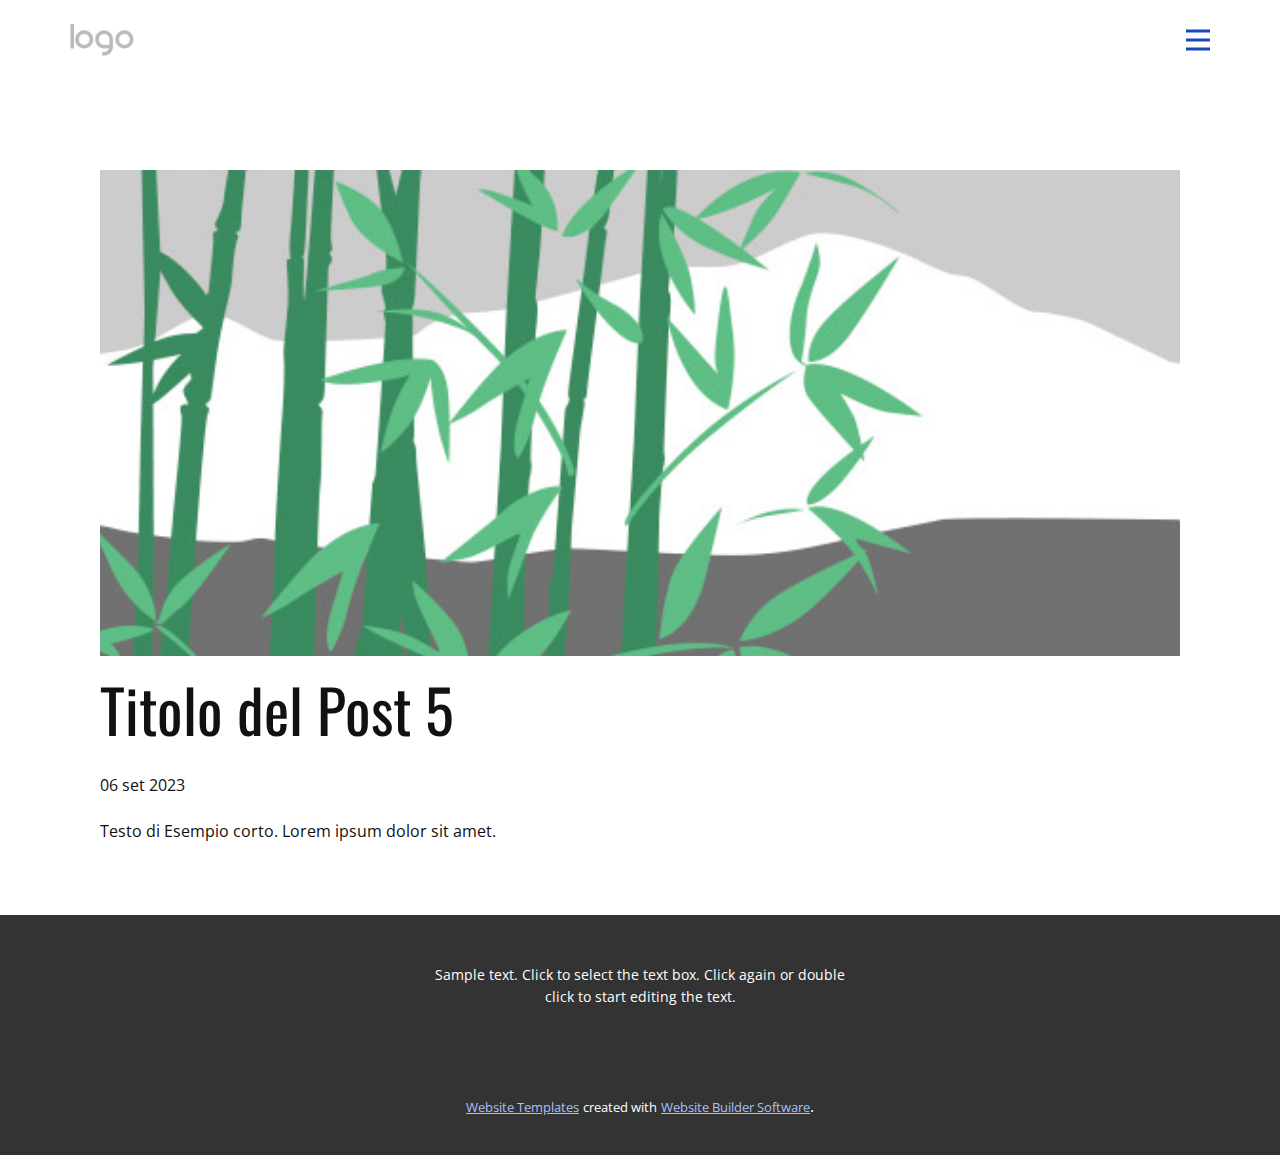
<file: blog/post-4.html>
<!DOCTYPE html>
<html style="font-size: 16px;" lang="it"><head>
    <meta name="viewport" content="width=device-width, initial-scale=1.0">
    <meta charset="utf-8">
    <meta name="keywords" content="Titolo del Post 1">
    <meta name="description" content="">
    <title>Titolo del Post 5</title>
    <link rel="stylesheet" href="../nicepage.css" media="screen">
<link rel="stylesheet" href="../Post-Template.css" media="screen">
    <script class="u-script" type="text/javascript" src="../jquery.js" defer=""></script>
    <script class="u-script" type="text/javascript" src="../nicepage.js" defer=""></script>
    <meta name="generator" content="Nicepage 5.17.1, nicepage.com">
    <link id="u-theme-google-font" rel="stylesheet" href="https://fonts.googleapis.com/css?family=Oswald:200,300,400,500,600,700|Open+Sans:300,300i,400,400i,500,500i,600,600i,700,700i,800,800i">
    
    
    
    <script type="application/ld+json">{
		"@context": "http://schema.org",
		"@type": "Organization",
		"name": "",
		"logo": "images/default-logo.png"
}</script>
    <meta name="theme-color" content="#1847b8">
  <meta data-intl-tel-input-cdn-path="intlTelInput/"></head>
  <body class="u-body u-xl-mode" data-lang="it"><header class="u-clearfix u-header u-header" id="sec-8ac9"><div class="u-clearfix u-sheet u-valign-middle u-sheet-1">
        <a href="https://nicepage.com" class="u-image u-logo u-image-1">
          <img src="../images/default-logo.png" class="u-logo-image u-logo-image-1">
        </a>
        <nav class="u-menu u-menu-hamburger u-offcanvas u-menu-1" data-responsive-from="XL">
          <div class="menu-collapse" style="font-size: 1rem; letter-spacing: 0px; font-weight: 700; text-transform: uppercase;">
            <a class="u-button-style u-custom-border u-custom-border-color u-custom-borders u-custom-left-right-menu-spacing u-custom-padding-bottom u-custom-text-active-color u-custom-text-color u-custom-text-hover-color u-custom-top-bottom-menu-spacing u-nav-link u-text-active-palette-1-base u-text-hover-palette-2-base u-text-palette-1-base" href="#">
              <svg class="u-svg-link" viewBox="0 0 24 24"><use xmlns:xlink="http://www.w3.org/1999/xlink" xlink:href="#menu-hamburger"></use></svg>
              <svg class="u-svg-content" version="1.1" id="menu-hamburger" viewBox="0 0 16 16" x="0px" y="0px" xmlns:xlink="http://www.w3.org/1999/xlink" xmlns="http://www.w3.org/2000/svg"><g><rect y="1" width="16" height="2"></rect><rect y="7" width="16" height="2"></rect><rect y="13" width="16" height="2"></rect>
</g></svg>
            </a>
          </div>
          <div class="u-nav-container">
            <ul class="u-nav u-spacing-20 u-unstyled u-nav-1"><li class="u-nav-item"><a class="u-button-style u-nav-link u-text-active-palette-1-base u-text-grey-90 u-text-hover-palette-1-base" href="../Home.html" style="padding: 10px;">Home</a>
</li><li class="u-nav-item"><a class="u-button-style u-nav-link u-text-active-palette-1-base u-text-grey-90 u-text-hover-palette-1-base" href="../Informazioni-su.html" style="padding: 10px;">Informazioni su</a>
</li><li class="u-nav-item"><a class="u-button-style u-nav-link u-text-active-palette-1-base u-text-grey-90 u-text-hover-palette-1-base" href="../Contatti.html" style="padding: 10px;">Contatti</a>
</li></ul>
          </div>
          <div class="u-nav-container-collapse">
            <div class="u-black u-container-style u-inner-container-layout u-opacity u-opacity-95 u-sidenav">
              <div class="u-inner-container-layout u-sidenav-overflow">
                <div class="u-menu-close"></div>
                <ul class="u-align-center u-nav u-popupmenu-items u-unstyled u-nav-2"><li class="u-nav-item"><a class="u-button-style u-nav-link" href="../Home.html">Home</a>
</li><li class="u-nav-item"><a class="u-button-style u-nav-link" href="../Informazioni-su.html">Informazioni su</a>
</li><li class="u-nav-item"><a class="u-button-style u-nav-link" href="../Contatti.html">Contatti</a>
</li></ul>
              </div>
            </div>
            <div class="u-black u-menu-overlay u-opacity u-opacity-70"></div>
          </div>
        </nav>
      </div></header>
    <section class="u-align-center u-clearfix u-section-1" id="sec-d43c">
      <div class="u-clearfix u-sheet u-valign-middle-md u-valign-middle-sm u-valign-middle-xs u-sheet-1"><!--post_details--><!--post_details_options_json--><!--{"source":""}--><!--/post_details_options_json--><!--blog_post-->
        <div class="u-container-style u-expanded-width u-post-details u-post-details-1">
          <div class="u-container-layout u-valign-middle u-container-layout-1"><!--blog_post_image-->
            <img alt="" class="u-blog-control u-expanded-width u-image u-image-default u-image-1" src="../images/68f64b9d.jpeg"><!--/blog_post_image--><!--blog_post_header-->
            <h2 class="u-blog-control u-text u-text-1">Titolo del Post 5</h2><!--/blog_post_header--><!--blog_post_metadata-->
            <div class="u-blog-control u-metadata u-metadata-1"><!--blog_post_metadata_date-->
              <span class="u-meta-date u-meta-icon">06 set 2023</span><!--/blog_post_metadata_date--><!--blog_post_metadata_category-->
              <!--/blog_post_metadata_category--><!--blog_post_metadata_comments-->
              <!--/blog_post_metadata_comments-->
            </div><!--/blog_post_metadata--><!--blog_post_content-->
            <div class="u-align-justify u-blog-control u-post-content u-text u-text-2 fr-view">
  Testo di Esempio corto. Lorem ipsum dolor sit amet.
  </div><!--/blog_post_content-->
          </div>
        </div><!--/blog_post--><!--/post_details-->
      </div>
    </section>
    
    
    
    <footer class="u-align-center u-clearfix u-footer u-grey-80 u-footer" id="sec-60e0"><div class="u-clearfix u-sheet u-sheet-1">
        <p class="u-small-text u-text u-text-variant u-text-1">Sample text. Click to select the text box. Click again or double click to start editing the text.</p>
      </div></footer>
    <section class="u-backlink u-clearfix u-grey-80">
      <a class="u-link" href="https://nicepage.com/website-templates" target="_blank">
        <span>Website Templates</span>
      </a>
      <p class="u-text">
        <span>created with</span>
      </p>
      <a class="u-link" href="" target="_blank">
        <span>Website Builder Software</span>
      </a>. 
    </section>
  
</body></html>
</file>
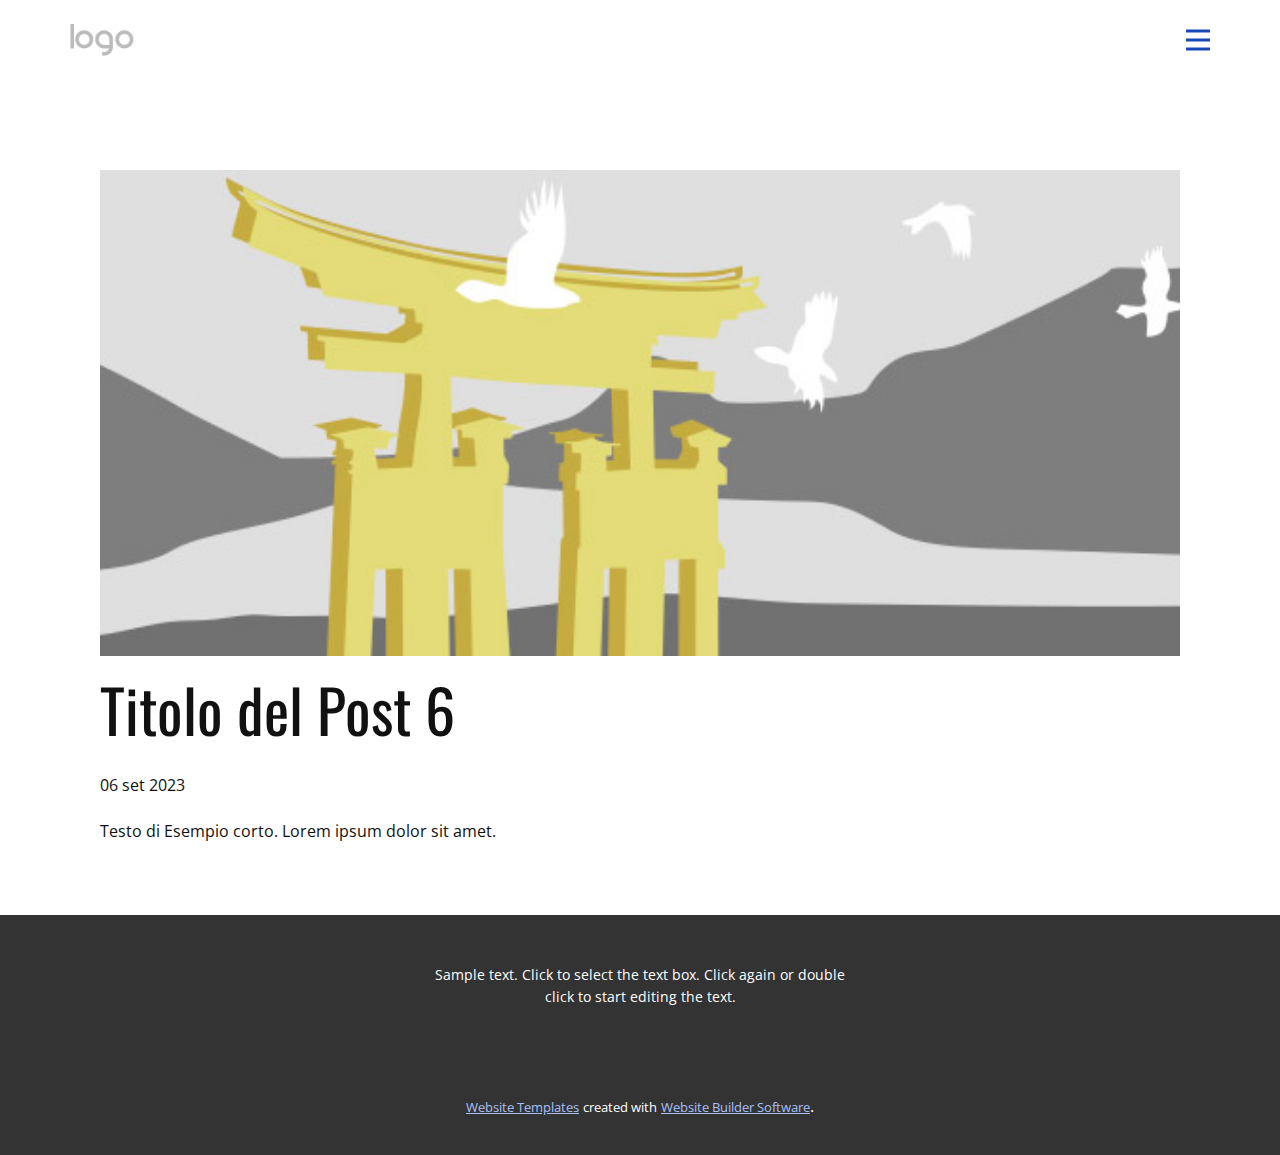
<file: blog/post-5.html>
<!DOCTYPE html>
<html style="font-size: 16px;" lang="it"><head>
    <meta name="viewport" content="width=device-width, initial-scale=1.0">
    <meta charset="utf-8">
    <meta name="keywords" content="Titolo del Post 1">
    <meta name="description" content="">
    <title>Titolo del Post 6</title>
    <link rel="stylesheet" href="../nicepage.css" media="screen">
<link rel="stylesheet" href="../Post-Template.css" media="screen">
    <script class="u-script" type="text/javascript" src="../jquery.js" defer=""></script>
    <script class="u-script" type="text/javascript" src="../nicepage.js" defer=""></script>
    <meta name="generator" content="Nicepage 5.17.1, nicepage.com">
    <link id="u-theme-google-font" rel="stylesheet" href="https://fonts.googleapis.com/css?family=Oswald:200,300,400,500,600,700|Open+Sans:300,300i,400,400i,500,500i,600,600i,700,700i,800,800i">
    
    
    
    <script type="application/ld+json">{
		"@context": "http://schema.org",
		"@type": "Organization",
		"name": "",
		"logo": "images/default-logo.png"
}</script>
    <meta name="theme-color" content="#1847b8">
  <meta data-intl-tel-input-cdn-path="intlTelInput/"></head>
  <body class="u-body u-xl-mode" data-lang="it"><header class="u-clearfix u-header u-header" id="sec-8ac9"><div class="u-clearfix u-sheet u-valign-middle u-sheet-1">
        <a href="https://nicepage.com" class="u-image u-logo u-image-1">
          <img src="../images/default-logo.png" class="u-logo-image u-logo-image-1">
        </a>
        <nav class="u-menu u-menu-hamburger u-offcanvas u-menu-1" data-responsive-from="XL">
          <div class="menu-collapse" style="font-size: 1rem; letter-spacing: 0px; font-weight: 700; text-transform: uppercase;">
            <a class="u-button-style u-custom-border u-custom-border-color u-custom-borders u-custom-left-right-menu-spacing u-custom-padding-bottom u-custom-text-active-color u-custom-text-color u-custom-text-hover-color u-custom-top-bottom-menu-spacing u-nav-link u-text-active-palette-1-base u-text-hover-palette-2-base u-text-palette-1-base" href="#">
              <svg class="u-svg-link" viewBox="0 0 24 24"><use xmlns:xlink="http://www.w3.org/1999/xlink" xlink:href="#menu-hamburger"></use></svg>
              <svg class="u-svg-content" version="1.1" id="menu-hamburger" viewBox="0 0 16 16" x="0px" y="0px" xmlns:xlink="http://www.w3.org/1999/xlink" xmlns="http://www.w3.org/2000/svg"><g><rect y="1" width="16" height="2"></rect><rect y="7" width="16" height="2"></rect><rect y="13" width="16" height="2"></rect>
</g></svg>
            </a>
          </div>
          <div class="u-nav-container">
            <ul class="u-nav u-spacing-20 u-unstyled u-nav-1"><li class="u-nav-item"><a class="u-button-style u-nav-link u-text-active-palette-1-base u-text-grey-90 u-text-hover-palette-1-base" href="../Home.html" style="padding: 10px;">Home</a>
</li><li class="u-nav-item"><a class="u-button-style u-nav-link u-text-active-palette-1-base u-text-grey-90 u-text-hover-palette-1-base" href="../Informazioni-su.html" style="padding: 10px;">Informazioni su</a>
</li><li class="u-nav-item"><a class="u-button-style u-nav-link u-text-active-palette-1-base u-text-grey-90 u-text-hover-palette-1-base" href="../Contatti.html" style="padding: 10px;">Contatti</a>
</li></ul>
          </div>
          <div class="u-nav-container-collapse">
            <div class="u-black u-container-style u-inner-container-layout u-opacity u-opacity-95 u-sidenav">
              <div class="u-inner-container-layout u-sidenav-overflow">
                <div class="u-menu-close"></div>
                <ul class="u-align-center u-nav u-popupmenu-items u-unstyled u-nav-2"><li class="u-nav-item"><a class="u-button-style u-nav-link" href="../Home.html">Home</a>
</li><li class="u-nav-item"><a class="u-button-style u-nav-link" href="../Informazioni-su.html">Informazioni su</a>
</li><li class="u-nav-item"><a class="u-button-style u-nav-link" href="../Contatti.html">Contatti</a>
</li></ul>
              </div>
            </div>
            <div class="u-black u-menu-overlay u-opacity u-opacity-70"></div>
          </div>
        </nav>
      </div></header>
    <section class="u-align-center u-clearfix u-section-1" id="sec-d43c">
      <div class="u-clearfix u-sheet u-valign-middle-md u-valign-middle-sm u-valign-middle-xs u-sheet-1"><!--post_details--><!--post_details_options_json--><!--{"source":""}--><!--/post_details_options_json--><!--blog_post-->
        <div class="u-container-style u-expanded-width u-post-details u-post-details-1">
          <div class="u-container-layout u-valign-middle u-container-layout-1"><!--blog_post_image-->
            <img alt="" class="u-blog-control u-expanded-width u-image u-image-default u-image-1" src="../images/8ad73f3c.jpeg"><!--/blog_post_image--><!--blog_post_header-->
            <h2 class="u-blog-control u-text u-text-1">Titolo del Post 6</h2><!--/blog_post_header--><!--blog_post_metadata-->
            <div class="u-blog-control u-metadata u-metadata-1"><!--blog_post_metadata_date-->
              <span class="u-meta-date u-meta-icon">06 set 2023</span><!--/blog_post_metadata_date--><!--blog_post_metadata_category-->
              <!--/blog_post_metadata_category--><!--blog_post_metadata_comments-->
              <!--/blog_post_metadata_comments-->
            </div><!--/blog_post_metadata--><!--blog_post_content-->
            <div class="u-align-justify u-blog-control u-post-content u-text u-text-2 fr-view">
  Testo di Esempio corto. Lorem ipsum dolor sit amet.
  </div><!--/blog_post_content-->
          </div>
        </div><!--/blog_post--><!--/post_details-->
      </div>
    </section>
    
    
    
    <footer class="u-align-center u-clearfix u-footer u-grey-80 u-footer" id="sec-60e0"><div class="u-clearfix u-sheet u-sheet-1">
        <p class="u-small-text u-text u-text-variant u-text-1">Sample text. Click to select the text box. Click again or double click to start editing the text.</p>
      </div></footer>
    <section class="u-backlink u-clearfix u-grey-80">
      <a class="u-link" href="https://nicepage.com/website-templates" target="_blank">
        <span>Website Templates</span>
      </a>
      <p class="u-text">
        <span>created with</span>
      </p>
      <a class="u-link" href="" target="_blank">
        <span>Website Builder Software</span>
      </a>. 
    </section>
  
</body></html>
</file>
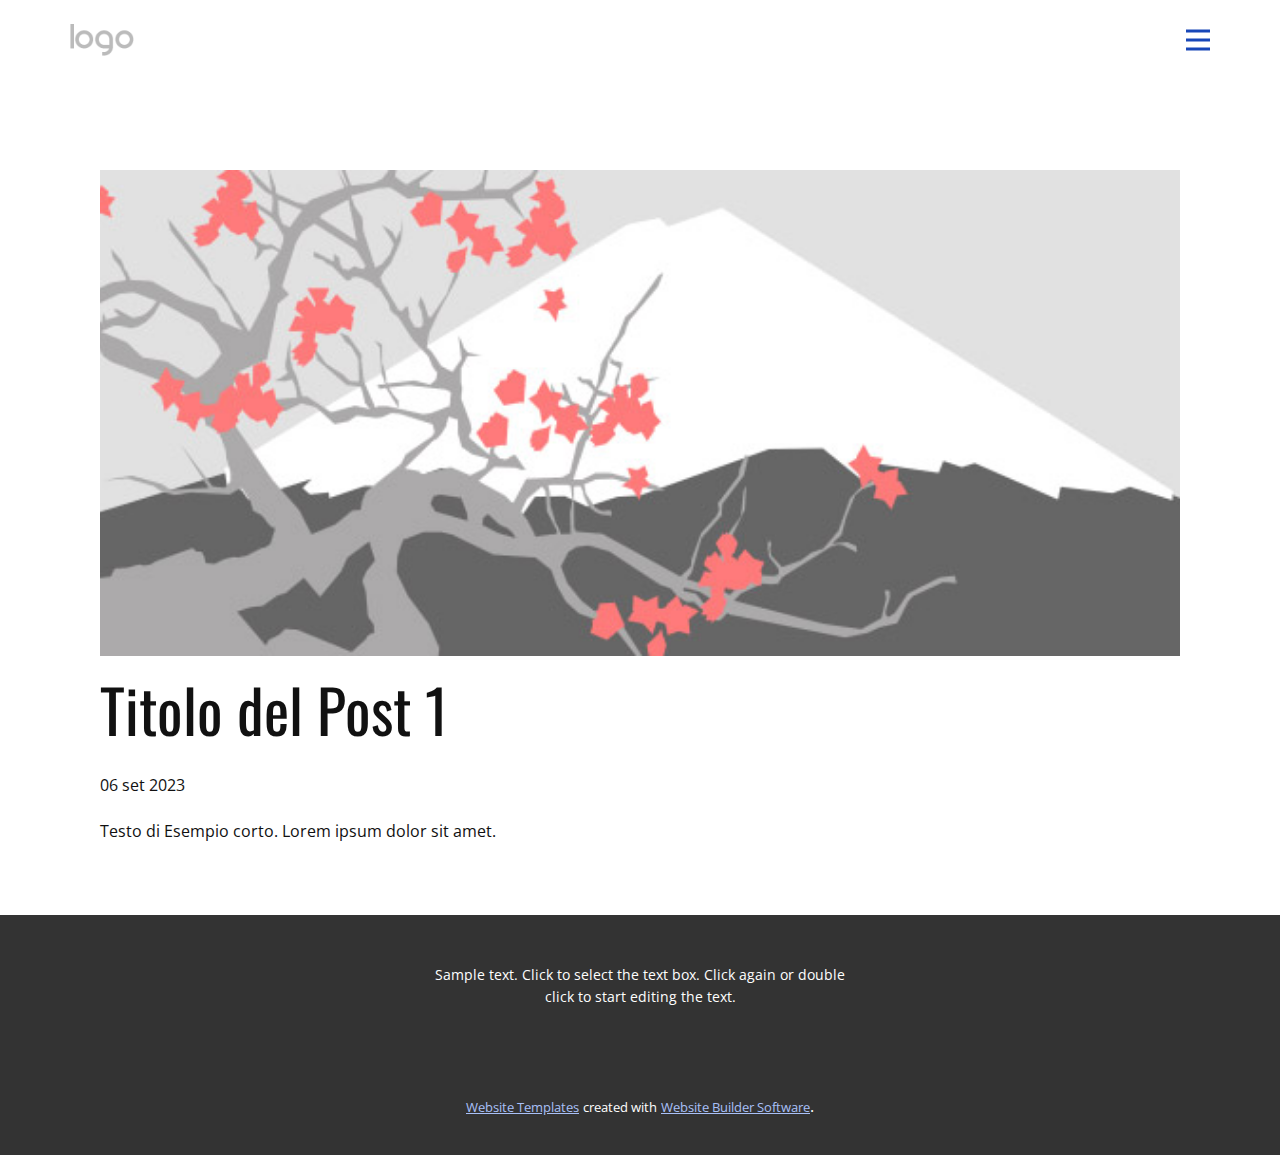
<file: blog/post.html>
<!DOCTYPE html>
<html style="font-size: 16px;" lang="it"><head>
    <meta name="viewport" content="width=device-width, initial-scale=1.0">
    <meta charset="utf-8">
    <meta name="keywords" content="Titolo del Post 1">
    <meta name="description" content="">
    <title>Titolo del Post 1</title>
    <link rel="stylesheet" href="../nicepage.css" media="screen">
<link rel="stylesheet" href="../Post-Template.css" media="screen">
    <script class="u-script" type="text/javascript" src="../jquery.js" defer=""></script>
    <script class="u-script" type="text/javascript" src="../nicepage.js" defer=""></script>
    <meta name="generator" content="Nicepage 5.17.1, nicepage.com">
    <link id="u-theme-google-font" rel="stylesheet" href="https://fonts.googleapis.com/css?family=Oswald:200,300,400,500,600,700|Open+Sans:300,300i,400,400i,500,500i,600,600i,700,700i,800,800i">
    
    
    
    <script type="application/ld+json">{
		"@context": "http://schema.org",
		"@type": "Organization",
		"name": "",
		"logo": "images/default-logo.png"
}</script>
    <meta name="theme-color" content="#1847b8">
  <meta data-intl-tel-input-cdn-path="intlTelInput/"></head>
  <body class="u-body u-xl-mode" data-lang="it"><header class="u-clearfix u-header u-header" id="sec-8ac9"><div class="u-clearfix u-sheet u-valign-middle u-sheet-1">
        <a href="https://nicepage.com" class="u-image u-logo u-image-1">
          <img src="../images/default-logo.png" class="u-logo-image u-logo-image-1">
        </a>
        <nav class="u-menu u-menu-hamburger u-offcanvas u-menu-1" data-responsive-from="XL">
          <div class="menu-collapse" style="font-size: 1rem; letter-spacing: 0px; font-weight: 700; text-transform: uppercase;">
            <a class="u-button-style u-custom-border u-custom-border-color u-custom-borders u-custom-left-right-menu-spacing u-custom-padding-bottom u-custom-text-active-color u-custom-text-color u-custom-text-hover-color u-custom-top-bottom-menu-spacing u-nav-link u-text-active-palette-1-base u-text-hover-palette-2-base u-text-palette-1-base" href="#">
              <svg class="u-svg-link" viewBox="0 0 24 24"><use xmlns:xlink="http://www.w3.org/1999/xlink" xlink:href="#menu-hamburger"></use></svg>
              <svg class="u-svg-content" version="1.1" id="menu-hamburger" viewBox="0 0 16 16" x="0px" y="0px" xmlns:xlink="http://www.w3.org/1999/xlink" xmlns="http://www.w3.org/2000/svg"><g><rect y="1" width="16" height="2"></rect><rect y="7" width="16" height="2"></rect><rect y="13" width="16" height="2"></rect>
</g></svg>
            </a>
          </div>
          <div class="u-nav-container">
            <ul class="u-nav u-spacing-20 u-unstyled u-nav-1"><li class="u-nav-item"><a class="u-button-style u-nav-link u-text-active-palette-1-base u-text-grey-90 u-text-hover-palette-1-base" href="../Home.html" style="padding: 10px;">Home</a>
</li><li class="u-nav-item"><a class="u-button-style u-nav-link u-text-active-palette-1-base u-text-grey-90 u-text-hover-palette-1-base" href="../Informazioni-su.html" style="padding: 10px;">Informazioni su</a>
</li><li class="u-nav-item"><a class="u-button-style u-nav-link u-text-active-palette-1-base u-text-grey-90 u-text-hover-palette-1-base" href="../Contatti.html" style="padding: 10px;">Contatti</a>
</li></ul>
          </div>
          <div class="u-nav-container-collapse">
            <div class="u-black u-container-style u-inner-container-layout u-opacity u-opacity-95 u-sidenav">
              <div class="u-inner-container-layout u-sidenav-overflow">
                <div class="u-menu-close"></div>
                <ul class="u-align-center u-nav u-popupmenu-items u-unstyled u-nav-2"><li class="u-nav-item"><a class="u-button-style u-nav-link" href="../Home.html">Home</a>
</li><li class="u-nav-item"><a class="u-button-style u-nav-link" href="../Informazioni-su.html">Informazioni su</a>
</li><li class="u-nav-item"><a class="u-button-style u-nav-link" href="../Contatti.html">Contatti</a>
</li></ul>
              </div>
            </div>
            <div class="u-black u-menu-overlay u-opacity u-opacity-70"></div>
          </div>
        </nav>
      </div></header>
    <section class="u-align-center u-clearfix u-section-1" id="sec-d43c">
      <div class="u-clearfix u-sheet u-valign-middle-md u-valign-middle-sm u-valign-middle-xs u-sheet-1"><!--post_details--><!--post_details_options_json--><!--{"source":""}--><!--/post_details_options_json--><!--blog_post-->
        <div class="u-container-style u-expanded-width u-post-details u-post-details-1">
          <div class="u-container-layout u-valign-middle u-container-layout-1"><!--blog_post_image-->
            <img alt="" class="u-blog-control u-expanded-width u-image u-image-default u-image-1" src="../images/0fd3416c.jpeg"><!--/blog_post_image--><!--blog_post_header-->
            <h2 class="u-blog-control u-text u-text-1">Titolo del Post 1</h2><!--/blog_post_header--><!--blog_post_metadata-->
            <div class="u-blog-control u-metadata u-metadata-1"><!--blog_post_metadata_date-->
              <span class="u-meta-date u-meta-icon">06 set 2023</span><!--/blog_post_metadata_date--><!--blog_post_metadata_category-->
              <!--/blog_post_metadata_category--><!--blog_post_metadata_comments-->
              <!--/blog_post_metadata_comments-->
            </div><!--/blog_post_metadata--><!--blog_post_content-->
            <div class="u-align-justify u-blog-control u-post-content u-text u-text-2 fr-view">
  Testo di Esempio corto. Lorem ipsum dolor sit amet.
  </div><!--/blog_post_content-->
          </div>
        </div><!--/blog_post--><!--/post_details-->
      </div>
    </section>
    
    
    
    <footer class="u-align-center u-clearfix u-footer u-grey-80 u-footer" id="sec-60e0"><div class="u-clearfix u-sheet u-sheet-1">
        <p class="u-small-text u-text u-text-variant u-text-1">Sample text. Click to select the text box. Click again or double click to start editing the text.</p>
      </div></footer>
    <section class="u-backlink u-clearfix u-grey-80">
      <a class="u-link" href="https://nicepage.com/website-templates" target="_blank">
        <span>Website Templates</span>
      </a>
      <p class="u-text">
        <span>created with</span>
      </p>
      <a class="u-link" href="" target="_blank">
        <span>Website Builder Software</span>
      </a>. 
    </section>
  
</body></html>
</file>
